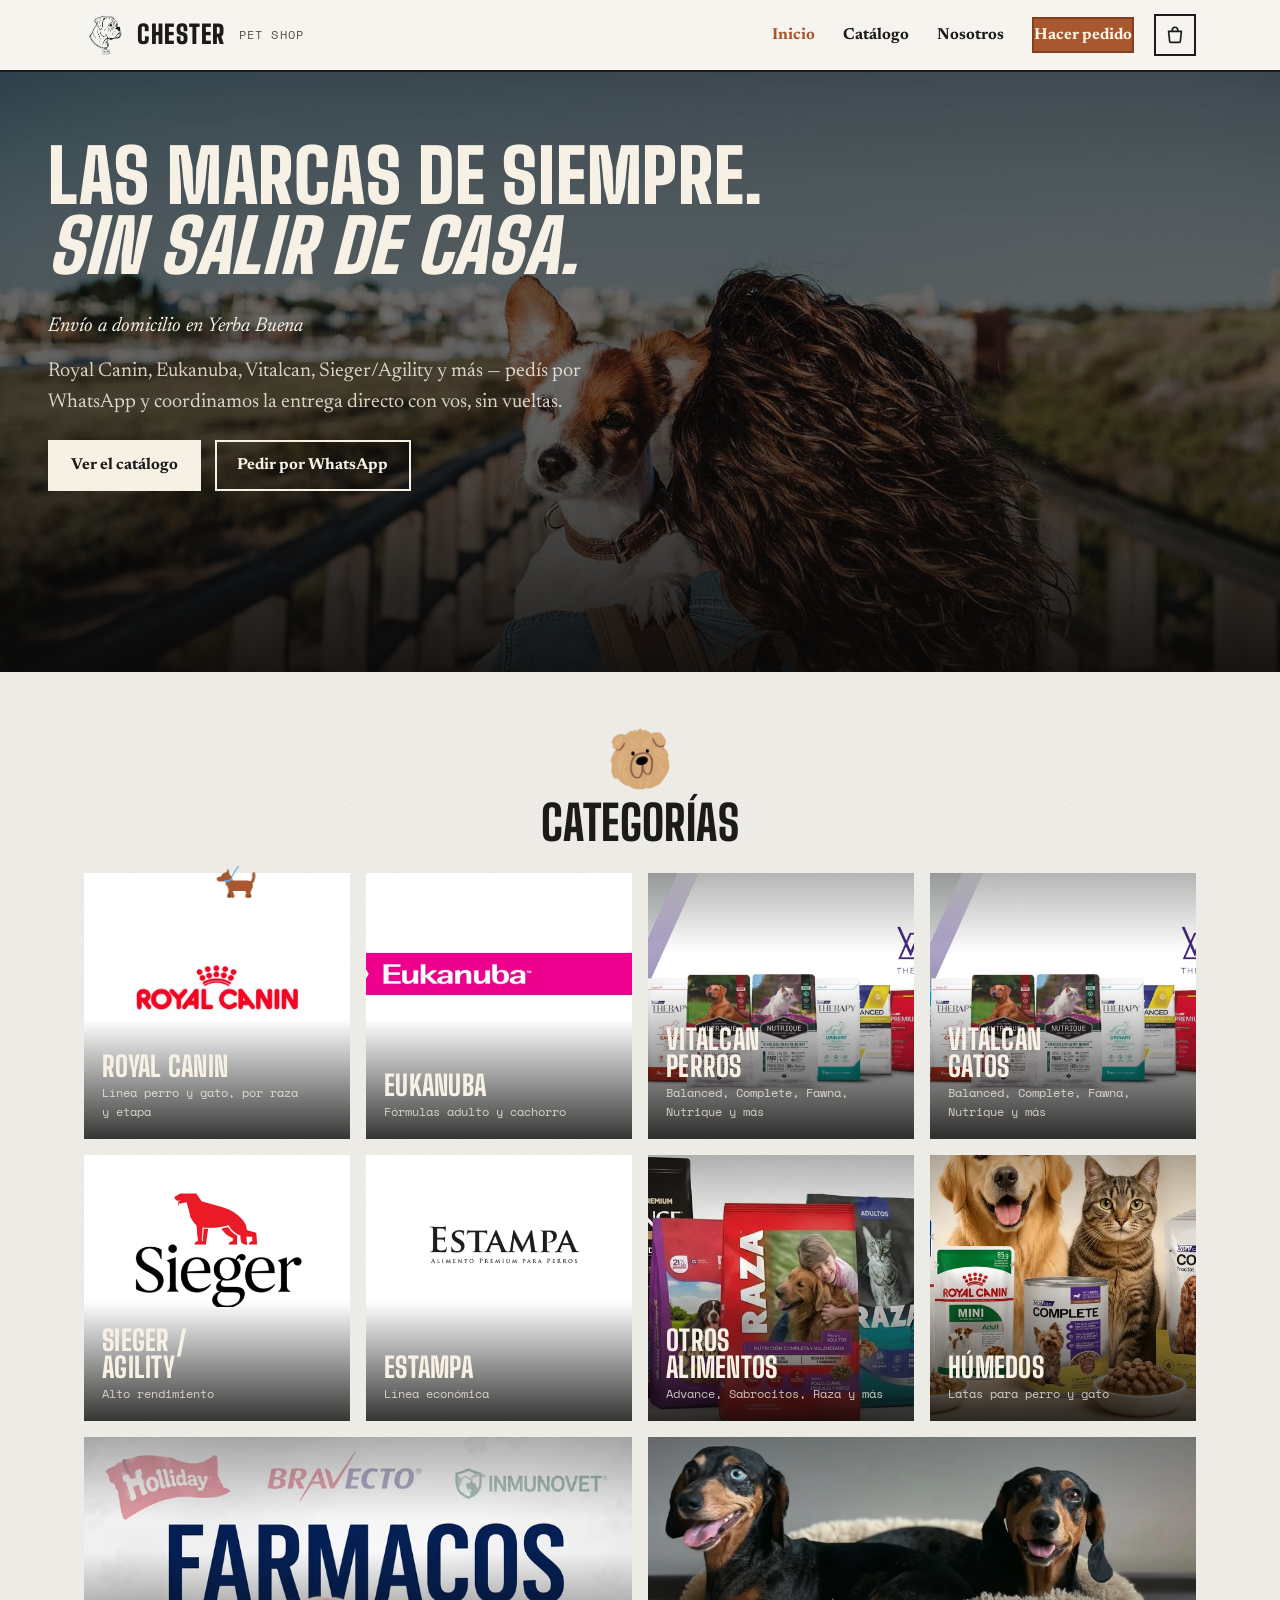
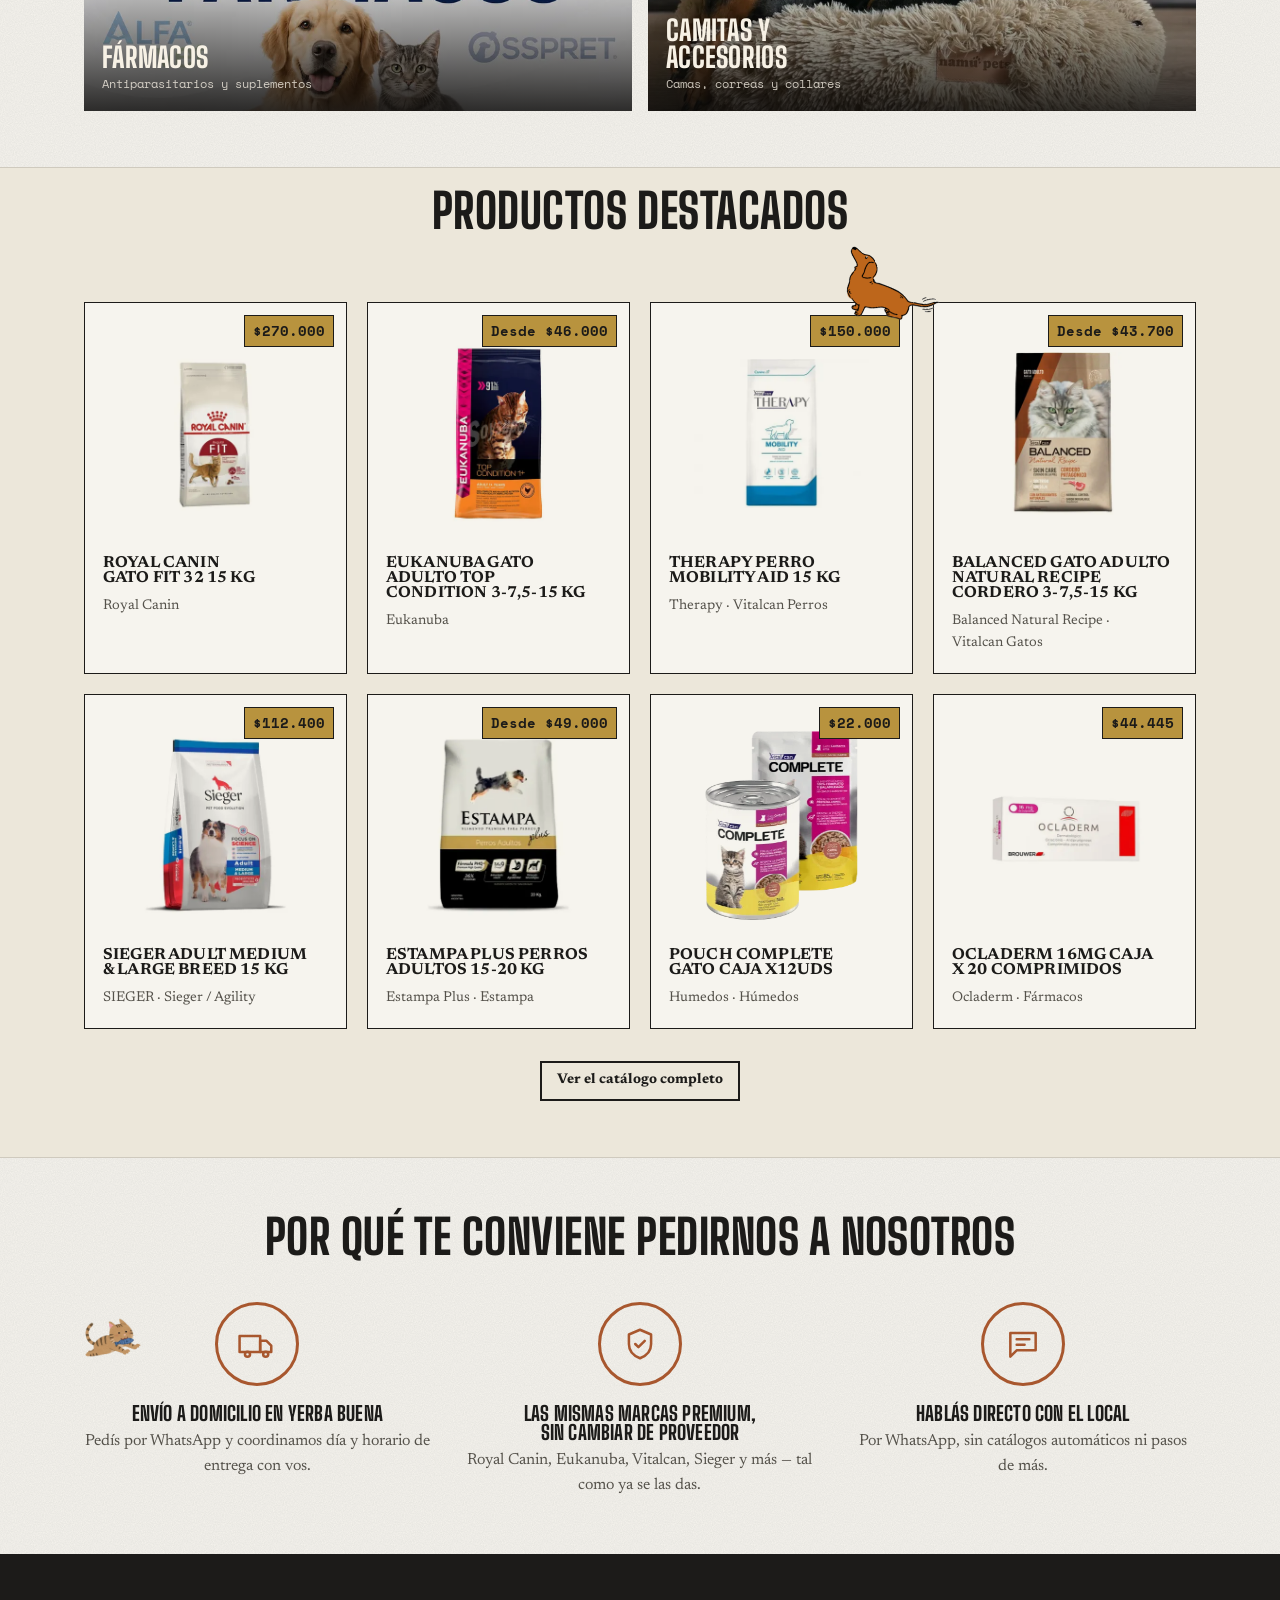
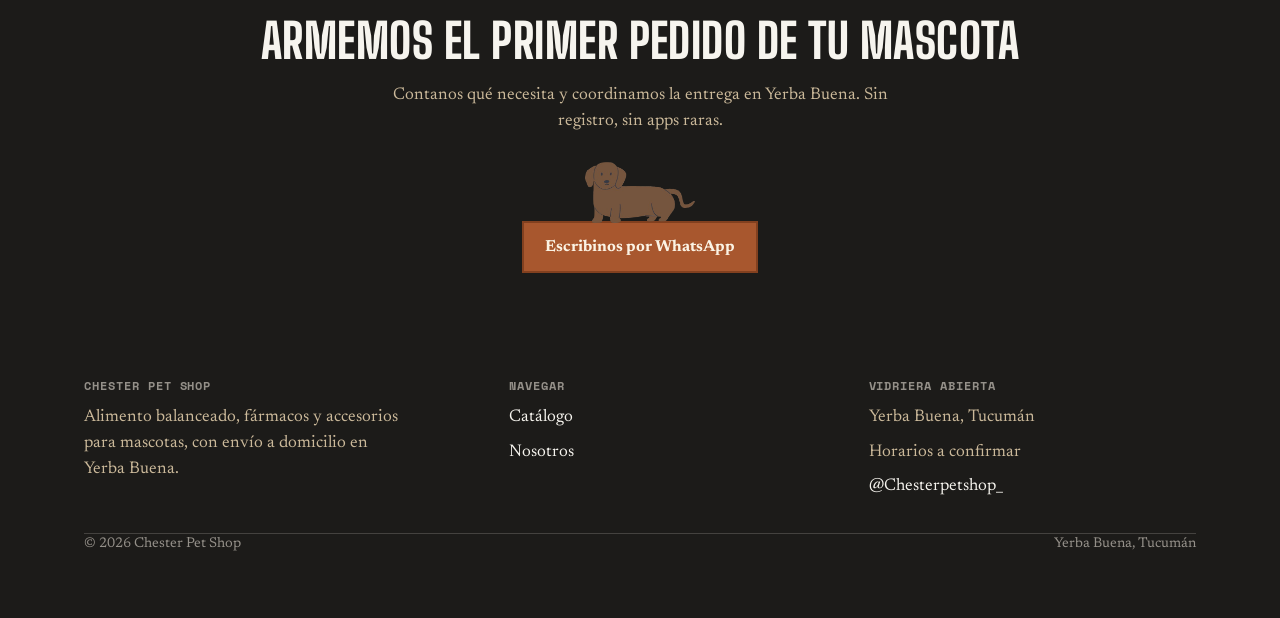
<file: index.html>
<!doctype html>
<html lang="es-AR">
<head>
<meta charset="UTF-8">
<meta name="viewport" content="width=device-width, initial-scale=1.0">
<title>Chester Pet Shop — alimento balanceado con envío en Yerba Buena</title>
<meta name="description" content="Chester Pet Shop: marcas premium de alimento balanceado, fármacos y accesorios para tu mascota, con envío a domicilio en Yerba Buena, Tucumán.">
<link rel="icon" type="image/png" sizes="32x32" href="assets/img/favicon-32.png">
<link rel="icon" type="image/png" sizes="64x64" href="assets/img/favicon-64.png">
<link rel="apple-touch-icon" href="assets/img/apple-touch-icon.png">
<meta property="og:type" content="website">
<meta property="og:site_name" content="Chester Pet Shop">
<meta property="og:locale" content="es_AR">
<meta property="og:title" content="Chester Pet Shop — alimento balanceado con envío en Yerba Buena">
<meta property="og:description" content="Chester Pet Shop: marcas premium de alimento balanceado, fármacos y accesorios para tu mascota, con envío a domicilio en Yerba Buena, Tucumán.">
<meta property="og:url" content="https://jmoreno714.github.io/chester-pet-shop/">
<meta property="og:image" content="https://jmoreno714.github.io/chester-pet-shop/assets/img/herobanner_viajar_con_mascotas.jpg">
<meta name="twitter:card" content="summary_large_image">
<script>
document.documentElement.classList.add('js');
// entrada escalonada del hero: solo la primera vez por visita (sessionStorage)
try { if (!sessionStorage.getItem('chester-hero')) { sessionStorage.setItem('chester-hero', '1'); document.documentElement.classList.add('hero-intro'); } } catch (e) {}
</script>
<link rel="preconnect" href="https://fonts.googleapis.com">
<link rel="preconnect" href="https://fonts.gstatic.com" crossorigin>
<link rel="stylesheet" href="https://fonts.googleapis.com/css2?family=Big+Shoulders+Display:wght@800;900&amp;family=Newsreader:ital,wght@0,400;0,600;1,400&amp;family=Space+Mono:wght@400;700&amp;display=swap">
<link rel="stylesheet" href="assets/css/style.css?v=202610071925">
</head>
<body>

<header class="site-header">
  <div class="wrap">
    <a class="logo" href="index.html">
      <img src="assets/img/logo-chester-mark.png" alt="Chester Pet Shop" width="159" height="167">
      Chester <span>PET SHOP</span>
    </a>
    <button class="nav-toggle" aria-label="Abrir menú" aria-expanded="false" aria-controls="main-nav">
      <span></span><span></span><span></span>
    </button>
    <nav class="main-nav" id="main-nav" aria-label="Navegación principal">
      <a href="index.html">Inicio</a>
      <a href="productos.html">Catálogo</a>
      <a href="nosotros.html">Nosotros</a>
      <a class="btn btn-primary" href="productos.html">Hacer pedido</a>
    </nav>
  </div>
</header>

<main>
  <!-- HERO -->
  <section class="hero">
    <div class="wrap hero-copy">
      <h1>Las marcas de siempre.<br><em>Sin salir de casa.</em></h1>
      <p class="hero-tagline">Envío a domicilio en Yerba Buena</p>
      <p class="lead">Royal Canin, Eukanuba, Vitalcan, Sieger/Agility y más — pedís por WhatsApp y coordinamos la entrega directo con vos, sin vueltas.</p>
      <div class="hero-actions">
        <a class="btn btn-primary" href="productos.html">Ver el catálogo</a>
        <a class="btn btn-ghost" href="productos.html" data-whatsapp>Pedir por WhatsApp</a>
      </div>
    </div>
  </section>

  <!-- GRILLA DE CATEGORÍAS -->
  <section class="section" id="categorias">
    <div class="wrap">
      <div class="section-head section-head-center">
        <div>
          <img class="cat-mascot" src="assets/img/perro-cabeza.png" alt="" aria-hidden="true">
          <h2>Categorías</h2>
        </div>
      </div>
      <div class="category-bleed">
        <a class="bleed-block bleed-logo bleed-royal" href="productos.html#royal-canin">
          <h3>Royal Canin</h3>
          <p>Línea perro y gato, por raza y etapa</p>
        </a>
        <a class="bleed-block bleed-logo bleed-eukanuba" href="productos.html#eukanuba">
          <h3>Eukanuba</h3>
          <p>Fórmulas adulto y cachorro</p>
        </a>
        <a class="bleed-block bleed-vitalcan-perros" href="productos.html#vitalcan-perros">
          <h3>Vitalcan<br>Perros</h3>
          <p>Balanced, Complete, Fawna, Nutrique y más</p>
        </a>
        <a class="bleed-block bleed-vitalcan-gatos" href="productos.html#vitalcan-gatos">
          <h3>Vitalcan<br>Gatos</h3>
          <p>Balanced, Complete, Fawna, Nutrique y más</p>
        </a>
        <a class="bleed-block bleed-logo bleed-sieger" href="productos.html#sieger-agility">
          <h3>Sieger /<br>Agility</h3>
          <p>Alto rendimiento</p>
        </a>
        <a class="bleed-block bleed-logo bleed-estampa" href="productos.html#estampa">
          <h3>Estampa</h3>
          <p>Línea económica</p>
        </a>
        <a class="bleed-block bleed-otros" href="productos.html#otros-alimentos">
          <h3>Otros<br>alimentos</h3>
          <p>Advance, Sabrocitos, Raza y más</p>
        </a>
        <a class="bleed-block bleed-humedos" href="productos.html#humedos">
          <h3>Húmedos</h3>
          <p>Latas para perro y gato</p>
        </a>
        <a class="bleed-block bleed-farmacos" href="productos.html#farmacos">
          <h3>Fármacos</h3>
          <p>Antiparasitarios y suplementos</p>
        </a>
        <a class="bleed-block bleed-camitas" href="productos.html#camitas">
          <h3>Camitas y<br>accesorios</h3>
          <p>Camas, correas y collares</p>
        </a>
      </div>
    </div>
  </section>

  <!-- PRODUCTOS DESTACADOS -->
  <section class="section section-alt section-top-tight">
    <div class="wrap" style="position:relative;">
      <div class="section-head section-head-center" style="transform:translateY(-40px);">
        <div>
          <h2>Productos destacados</h2>
        </div>
      </div>
      <img class="featured-mascot-inline" src="assets/img/perro-mirando.png" alt="" aria-hidden="true">
      <div class="shelf-grid" id="destacados-grid"><!-- destacados.js la reemplaza por productos reales -->
        <article class="product-card">
          <span class="price-tag">$·····</span>
          <div class="thumb">foto del producto<br>(a definir)</div>
          <h3>Royal Canin</h3>
          <p class="tag-line">Línea perro y gato, por raza y etapa</p>
        </article>
        <article class="product-card">
          <span class="price-tag">$·····</span>
          <div class="thumb">foto del producto<br>(a definir)</div>
          <h3>Eukanuba</h3>
          <p class="tag-line">Fórmulas adulto y cachorro</p>
        </article>
        <article class="product-card">
          <span class="price-tag">$·····</span>
          <div class="thumb">foto del producto<br>(a definir)</div>
          <h3>Húmedo Gato x lata</h3>
          <p class="tag-line">Carnes y pescado</p>
        </article>
        <article class="product-card">
          <span class="price-tag">$·····</span>
          <div class="thumb">foto del producto<br>(a definir)</div>
          <h3>Pack promo húmedos</h3>
          <p class="tag-line">Hasta 15% off por pack</p>
        </article>
        <article class="product-card">
          <span class="price-tag">$·····</span>
          <div class="thumb">foto del producto<br>(a definir)</div>
          <h3>Antiparasitario externo</h3>
          <p class="tag-line">Pipeta o collar</p>
        </article>
        <article class="product-card">
          <span class="price-tag">$·····</span>
          <div class="thumb">foto del producto<br>(a definir)</div>
          <h3>Suplemento articular</h3>
          <p class="tag-line">Para razas grandes o senior</p>
        </article>
        <article class="product-card">
          <span class="price-tag">$·····</span>
          <div class="thumb">foto del producto<br>(a definir)</div>
          <h3>Camita mediana</h3>
          <p class="tag-line">Lavable</p>
        </article>
        <article class="product-card">
          <span class="price-tag">$·····</span>
          <div class="thumb">foto del producto<br>(a definir)</div>
          <h3>Correa y collar</h3>
          <p class="tag-line">Varios talles</p>
        </article>
      </div>
      <div class="section-foot-center">
        <a class="btn btn-ghost btn-sm" href="productos.html">Ver el catálogo completo</a>
      </div>
    </div>
  </section>

  <!-- LIBRO DE RECLAMOS / PROMESAS -->
  <section class="section">
    <div class="wrap">
      <h2 class="promise-title">Por qué te conviene pedirnos a nosotros</h2>
      <div class="promise-grid">
        <div class="promise-card">
          <span class="promise-badge-wrap">
            <span class="promise-badge" aria-hidden="true">
              <svg viewBox="0 0 24 24" fill="none" stroke="currentColor" stroke-width="1.6" stroke-linecap="round" stroke-linejoin="round"><rect x="1" y="7" width="13" height="10"/><path d="M14 10h4l3 3v4h-7z"/><circle cx="6" cy="18.5" r="1.6"/><circle cx="17.5" cy="18.5" r="1.6"/></svg>
            </span>
          </span>
          <h3>Envío a domicilio en Yerba Buena</h3>
          <p>Pedís por WhatsApp y coordinamos día y horario de entrega con vos.</p>
        </div>
        <img class="promise-cat" src="assets/img/gato-promesas.png" alt="" aria-hidden="true">
        <div class="promise-card">
          <span class="promise-badge-wrap">
            <span class="promise-badge" aria-hidden="true">
              <svg viewBox="0 0 24 24" fill="none" stroke="currentColor" stroke-width="1.6" stroke-linecap="round" stroke-linejoin="round"><path d="M12 3l7 3v6c0 4.5-3 7.5-7 9-4-1.5-7-4.5-7-9V6l7-3z"/><path d="M9 12l2 2 4-4"/></svg>
            </span>
          </span>
          <h3>Las mismas marcas premium, sin cambiar de proveedor</h3>
          <p>Royal Canin, Eukanuba, Vitalcan, Sieger y más — tal como ya se las das.</p>
        </div>
        <div class="promise-card">
          <span class="promise-badge-wrap">
            <span class="promise-badge" aria-hidden="true">
              <svg viewBox="0 0 24 24" fill="none" stroke="currentColor" stroke-width="1.6" stroke-linecap="round" stroke-linejoin="round"><path d="M4 5h16v11H8l-4 4V5Z"/><path d="M8 9h8M8 12.5h5"/></svg>
            </span>
          </span>
          <h3>Hablás directo con el local</h3>
          <p>Por WhatsApp, sin catálogos automáticos ni pasos de más.</p>
        </div>
      </div>
    </div>
  </section>

  <!-- CTA FINAL -->
  <section class="section section-flush">
    <div class="cta-final" style="position:relative;">
      <h2>Armemos el primer pedido de tu mascota</h2>
      <p>Contanos qué necesita y coordinamos la entrega en Yerba Buena. Sin registro, sin apps raras.</p>
      <span class="cta-btn-wrap">
        <span class="cta-mascot" aria-hidden="true">
          <img class="cta-mascot-cola" src="assets/img/perro-cta-cola.png" alt="">
          <img src="assets/img/perro-cta-cuerpo.png" alt="">
          <img class="cta-mascot-parpadeo" src="assets/img/perro-cta-ojos-cerrados.png" alt="">
        </span>
        <a class="btn btn-primary" href="productos.html" data-whatsapp>Escribinos por WhatsApp</a>
      </span>
    </div>
  </section>
</main>

<footer class="site-footer">
  <div class="wrap">
    <div class="footer-grid">
      <div>
        <h4>Chester Pet Shop</h4>
        <p style="max-width:32ch;">Alimento balanceado, fármacos y accesorios para mascotas, con envío a domicilio en Yerba Buena.</p>
      </div>
      <div>
        <h4>Navegar</h4>
        <ul>
          <li><a href="productos.html">Catálogo</a></li>
          <li><a href="nosotros.html">Nosotros</a></li>
        </ul>
      </div>
      <div>
        <h4>Vidriera abierta</h4>
        <ul>
          <li>Yerba Buena, Tucumán</li>
          <li>Horarios a confirmar</li>
          <li><a href="https://instagram.com/Chesterpetshop_" target="_blank" rel="noopener">@Chesterpetshop_</a></li>
        </ul>
      </div>
    </div>
    <div class="fine-print wrap" style="padding:0;">
      <span>© <span id="year"></span> Chester Pet Shop</span>
      <span>Yerba Buena, Tucumán</span>
    </div>
  </div>
</footer>

<script>document.getElementById('year').textContent = new Date().getFullYear();</script>
<script src="assets/js/scroll-dog.js?v=202610071925" defer></script>
<script src="assets/js/main.js?v=202610071925"></script>
<script src="assets/js/cart.js?v=202610071925"></script>
<script src="assets/js/qty-elastic.js?v=202610071925"></script>
<script src="assets/js/promise-lean.js?v=202610071925"></script>
<script src="assets/js/promise-cat-follow.js?v=202610071925"></script>
<script src="assets/js/reveal.js?v=202610071925"></script>
<script src="assets/js/destacados.js?v=202610071925"></script>
</body>
</html>
</file>
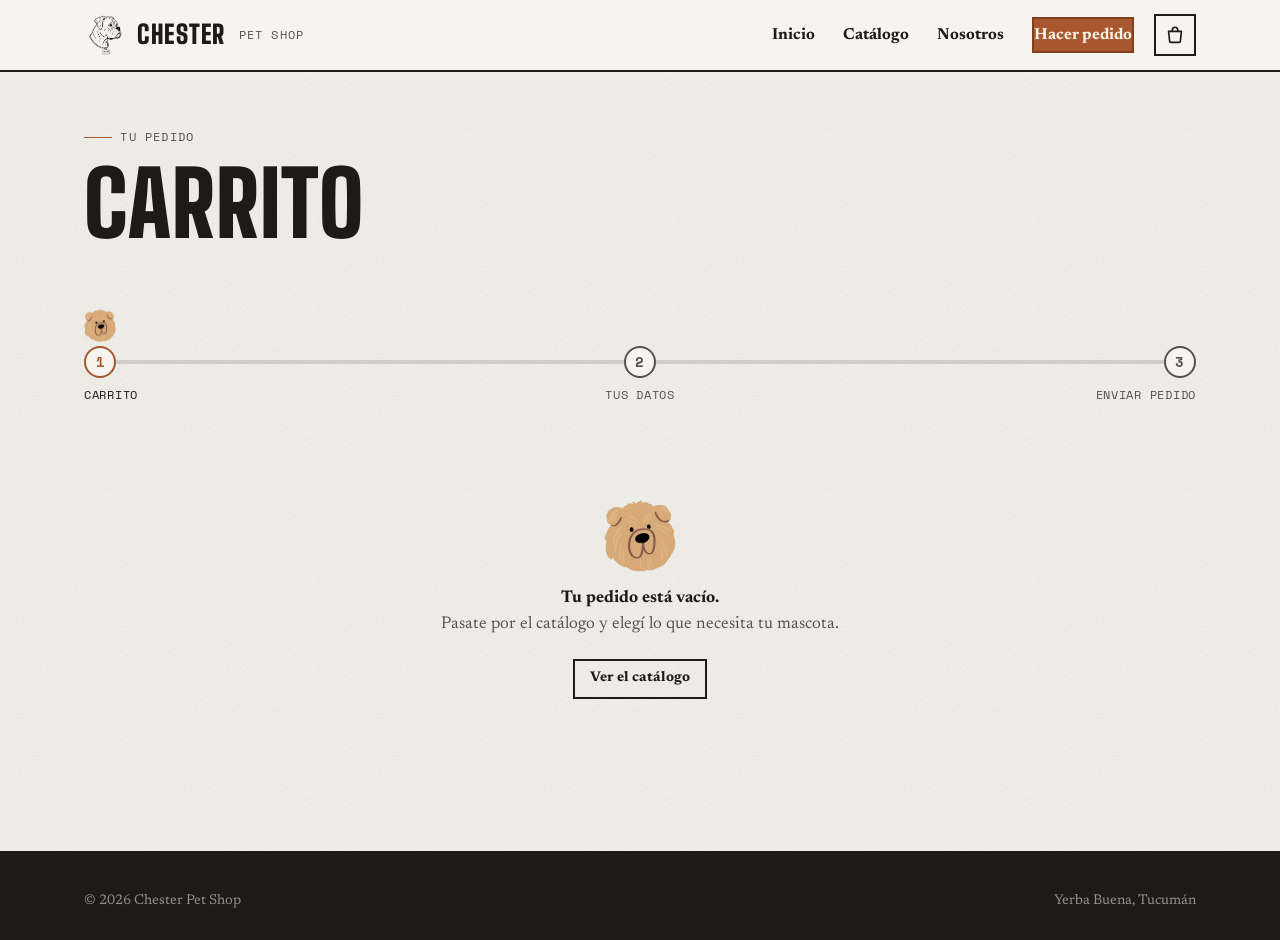
<file: carrito.html>
<!doctype html>
<html lang="es-AR">
<head>
<meta charset="UTF-8">
<meta name="viewport" content="width=device-width, initial-scale=1.0">
<title>Tu carrito — Chester Pet Shop</title>
<meta name="description" content="Revisá tu pedido y mandalo por WhatsApp — Chester Pet Shop, Yerba Buena, Tucumán.">
<link rel="icon" type="image/png" sizes="32x32" href="assets/img/favicon-32.png">
<link rel="icon" type="image/png" sizes="64x64" href="assets/img/favicon-64.png">
<link rel="apple-touch-icon" href="assets/img/apple-touch-icon.png">
<meta property="og:type" content="website">
<meta property="og:site_name" content="Chester Pet Shop">
<meta property="og:locale" content="es_AR">
<meta property="og:title" content="Tu carrito — Chester Pet Shop">
<meta property="og:description" content="Revisá tu pedido y mandalo por WhatsApp — Chester Pet Shop, Yerba Buena, Tucumán.">
<meta property="og:url" content="https://jmoreno714.github.io/chester-pet-shop/carrito.html">
<meta property="og:image" content="https://jmoreno714.github.io/chester-pet-shop/assets/img/herobanner_viajar_con_mascotas.jpg">
<meta name="twitter:card" content="summary_large_image">
<link rel="preconnect" href="https://fonts.googleapis.com">
<link rel="preconnect" href="https://fonts.gstatic.com" crossorigin>
<link rel="stylesheet" href="https://fonts.googleapis.com/css2?family=Big+Shoulders+Display:wght@800;900&amp;family=Newsreader:ital,wght@0,400;0,600;1,400&amp;family=Space+Mono:wght@400;700&amp;display=swap">
<link rel="stylesheet" href="assets/css/style.css?v=202610071925">
</head>
<body>

<header class="site-header">
  <div class="wrap">
    <a class="logo" href="index.html">
      <img src="assets/img/logo-chester-mark.png" alt="Chester Pet Shop" width="159" height="167">
      Chester <span>PET SHOP</span>
    </a>
    <button class="nav-toggle" aria-label="Abrir menú" aria-expanded="false" aria-controls="main-nav">
      <span></span><span></span><span></span>
    </button>
    <nav class="main-nav" id="main-nav" aria-label="Navegación principal">
      <a href="index.html">Inicio</a>
      <a href="productos.html">Catálogo</a>
      <a href="nosotros.html">Nosotros</a>
      <a class="btn btn-primary" href="productos.html">Hacer pedido</a>
    </nav>
  </div>
</header>

<main>
  <section class="page-hero wrap cart-hero">
    <div>
      <span class="eyebrow">Tu pedido</span>
      <h1>Carrito</h1>
    </div>
    <!-- arriba a la derecha, a la vista antes de la lista y del total (relacionados.js) -->
    <aside class="upsell" id="related" hidden aria-labelledby="upsell-title">
      <h2 class="upsell-title" id="upsell-title">Completá tu pedido</h2>
      <ul class="upsell-list" id="related-grid"></ul>
    </aside>
  </section>

  <div class="wrap">
    <div class="checkout-steps" style="--fill:0">
      <div class="checkout-track" aria-hidden="true">
        <div class="checkout-fill"></div>
        <div class="checkout-dog-rail"><img class="checkout-dog perro-bob" src="assets/img/perro-cabeza.png" alt=""></div>
      </div>
      <ol class="checkout-list" aria-label="Pasos del pedido">
        <li class="is-current" aria-current="step"><span class="checkout-dot">1</span><span class="checkout-label">Carrito</span></li>
        <li><span class="checkout-dot">2</span><span class="checkout-label">Tus datos</span></li>
        <li><span class="checkout-dot">3</span><span class="checkout-label">Enviar pedido</span></li>
      </ol>
    </div>
  </div>

  <section class="section" style="padding-top:0;">
    <div class="wrap cart-page" id="cart-page"></div>
  </section>

</main>

<footer class="site-footer">
  <div class="wrap">
    <div class="fine-print" style="padding:0;border:0;margin:0;">
      <span>© <span id="year"></span> Chester Pet Shop</span>
      <span>Yerba Buena, Tucumán</span>
    </div>
  </div>
</footer>

<script>document.getElementById('year').textContent = new Date().getFullYear();</script>
<script src="assets/js/main.js?v=202610071925"></script>
<script src="assets/js/cart.js?v=202610071925"></script>
<script src="assets/js/qty-elastic.js?v=202610071925"></script>
<script src="assets/js/relacionados.js?v=202610071925"></script>
</body>
</html>
</file>
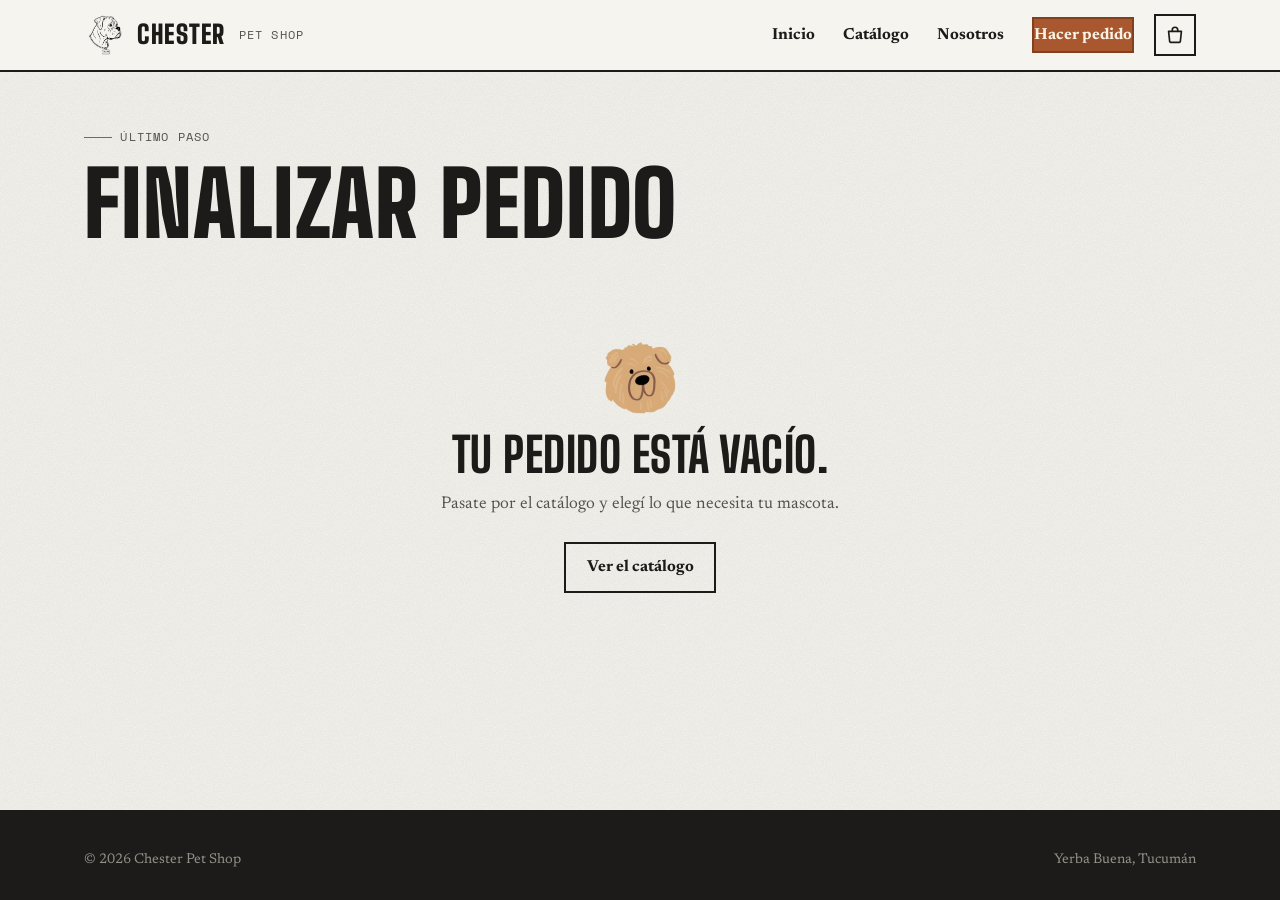
<file: finalizar.html>
<!doctype html>
<html lang="es-AR">
<head>
<meta charset="UTF-8">
<meta name="viewport" content="width=device-width, initial-scale=1.0">
<title>Finalizar pedido — Chester Pet Shop</title>
<meta name="description" content="Completá tus datos y mandá tu pedido por WhatsApp — Chester Pet Shop, Yerba Buena, Tucumán.">
<link rel="icon" type="image/png" sizes="32x32" href="assets/img/favicon-32.png">
<link rel="icon" type="image/png" sizes="64x64" href="assets/img/favicon-64.png">
<link rel="apple-touch-icon" href="assets/img/apple-touch-icon.png">
<meta property="og:type" content="website">
<meta property="og:site_name" content="Chester Pet Shop">
<meta property="og:locale" content="es_AR">
<meta property="og:title" content="Finalizar pedido — Chester Pet Shop">
<meta property="og:description" content="Completá tus datos y mandá tu pedido por WhatsApp — Chester Pet Shop, Yerba Buena, Tucumán.">
<meta property="og:url" content="https://jmoreno714.github.io/chester-pet-shop/finalizar.html">
<meta property="og:image" content="https://jmoreno714.github.io/chester-pet-shop/assets/img/herobanner_viajar_con_mascotas.jpg">
<meta name="twitter:card" content="summary_large_image">
<link rel="preconnect" href="https://fonts.googleapis.com">
<link rel="preconnect" href="https://fonts.gstatic.com" crossorigin>
<link rel="stylesheet" href="https://fonts.googleapis.com/css2?family=Big+Shoulders+Display:wght@800;900&amp;family=Newsreader:ital,wght@0,400;0,600;1,400&amp;family=Space+Mono:wght@400;700&amp;display=swap">
<link rel="stylesheet" href="assets/css/style.css?v=202610071925">
</head>
<body>

<header class="site-header">
  <div class="wrap">
    <a class="logo" href="index.html">
      <img src="assets/img/logo-chester-mark.png" alt="Chester Pet Shop" width="159" height="167">
      Chester <span>PET SHOP</span>
    </a>
    <button class="nav-toggle" aria-label="Abrir menú" aria-expanded="false" aria-controls="main-nav">
      <span></span><span></span><span></span>
    </button>
    <nav class="main-nav" id="main-nav" aria-label="Navegación principal">
      <a href="index.html">Inicio</a>
      <a href="productos.html">Catálogo</a>
      <a href="nosotros.html">Nosotros</a>
      <a class="btn btn-primary" href="productos.html">Hacer pedido</a>
    </nav>
  </div>
</header>

<main>
  <section class="page-hero wrap">
    <span class="eyebrow">Último paso</span>
    <h1>Finalizar pedido</h1>
  </section>

  <div class="wrap">
    <div class="checkout-steps" id="checkout-steps" style="--fill:0">
      <div class="checkout-track" aria-hidden="true">
        <div class="checkout-fill"></div>
        <div class="checkout-dog-rail"><img class="checkout-dog perro-bob" src="assets/img/perro-cabeza.png" alt=""></div>
      </div>
      <ol class="checkout-list" aria-label="Pasos del pedido">
        <li class="is-done"><span class="checkout-dot">1</span><span class="checkout-label">Carrito</span></li>
        <li class="is-current" aria-current="step"><span class="checkout-dot">2</span><span class="checkout-label">Tus datos</span></li>
        <li><span class="checkout-dot">3</span><span class="checkout-label">Enviar pedido</span></li>
      </ol>
    </div>
  </div>

  <section class="section" style="padding-top:0;">
    <div class="wrap checkout-page" id="checkout-page">
      <form class="checkout-form" id="checkout-form" novalidate>
        <fieldset class="checkout-block">
          <legend>¿Quién recibe el pedido?</legend>
          <label class="cart-field">
            <span>Nombre y apellido *</span>
            <input type="text" name="nombre" required autocomplete="name">
          </label>
          <label class="cart-field">
            <span>Teléfono / WhatsApp *</span>
            <input type="tel" name="telefono" required autocomplete="tel" inputmode="tel" placeholder="Ej: 381 555 1234">
          </label>
        </fieldset>

        <fieldset class="checkout-block">
          <legend>Sobre tu mascota</legend>
          <label class="cart-field">
            <span>Nombre de tu/s mascota/s <em>(opcional)</em></span>
            <input type="text" name="mascotas" placeholder="Ej: Chester y Luna">
          </label>
          <label class="cart-field">
            <span>¿Cuánto te dura una bolsa de alimento? <em>(opcional)</em></span>
            <input type="text" name="duracion" placeholder="Ej: un mes y medio">
          </label>
        </fieldset>

        <fieldset class="checkout-block">
          <legend>¿Cómo lo recibís?</legend>
          <div class="checkout-options">
            <label class="checkout-option">
              <input type="radio" name="entrega" value="Envío a domicilio" checked>
              <span>Envío a domicilio<small>En Yerba Buena</small></span>
            </label>
            <label class="checkout-option">
              <input type="radio" name="entrega" value="Retiro en el local">
              <span>Retiro en el local<small>Te avisamos cuando está listo</small></span>
            </label>
          </div>
          <div class="checkout-envio">
            <div class="checkout-envio-inner">
              <p class="checkout-free">
                <svg viewBox="0 0 24 24" fill="none" stroke="currentColor" stroke-width="1.8" stroke-linecap="round" stroke-linejoin="round" aria-hidden="true"><rect x="1" y="7" width="13" height="10"/><path d="M14 10h4l3 3v4h-7z"/><circle cx="6" cy="18.5" r="1.6"/><circle cx="17.5" cy="18.5" r="1.6"/></svg>
                El envío a domicilio es gratis.
              </p>
              <label class="cart-field">
                <span>Dirección *</span>
                <input type="text" name="direccion" required autocomplete="street-address" placeholder="Calle y número">
              </label>
              <label class="cart-field">
                <span>Barrio *</span>
                <input type="text" name="barrio" required>
              </label>
              <label class="cart-field">
                <span>Referencias <em>(opcional)</em></span>
                <input type="text" name="referencias" placeholder="Piso, depto, timbre, entre calles…">
              </label>
            </div>
          </div>
        </fieldset>

        <fieldset class="checkout-block">
          <legend>¿Cómo pagás? *</legend>
          <div class="checkout-options checkout-options--3">
            <label class="checkout-option">
              <input type="radio" name="pago" value="Efectivo" data-descuento required>
              <span>Efectivo<small class="checkout-off">10% de descuento</small></span>
            </label>
            <label class="checkout-option">
              <input type="radio" name="pago" value="Transferencia" data-descuento>
              <span>Transferencia<small class="checkout-off">10% de descuento</small></span>
            </label>
            <label class="checkout-option">
              <input type="radio" name="pago" value="Tarjeta de débito/crédito">
              <span>Tarjeta de débito/crédito</span>
            </label>
          </div>
          <p class="checkout-hint">No se cobra nada acá: el pago lo coordinamos por WhatsApp.</p>
        </fieldset>

        <fieldset class="checkout-block">
          <legend>¿Algo más?</legend>
          <label class="cart-field">
            <span>Comentarios <em>(opcional)</em></span>
            <textarea name="comentarios" rows="3" placeholder="Algo que tengamos que saber del pedido o de la entrega"></textarea>
          </label>
        </fieldset>

        <p class="checkout-error" id="checkout-error" hidden><svg viewBox="0 0 24 24" fill="none" stroke="currentColor" stroke-width="2" stroke-linecap="round" stroke-linejoin="round" aria-hidden="true"><circle cx="12" cy="12" r="10"/><path d="M12 7v6"/><path d="M12 17h.01"/></svg>Faltan completar algunos datos marcados con *.</p>
        <button type="submit" class="btn btn-primary checkout-submit">
          <svg viewBox="0 0 24 24" fill="currentColor" aria-hidden="true"><path d="M12 2a10 10 0 0 0-8.6 15.1L2 22l5-1.3A10 10 0 1 0 12 2Zm0 18.2a8.2 8.2 0 0 1-4.2-1.2l-.3-.2-3 .8.8-2.9-.2-.3A8.2 8.2 0 1 1 12 20.2Zm4.5-6.1c-.2-.1-1.5-.7-1.7-.8-.2-.1-.4-.1-.6.1l-.8 1c-.1.2-.3.2-.5.1a6.7 6.7 0 0 1-3.3-2.9c-.2-.4.2-.4.7-1.3.1-.2 0-.3 0-.4l-.8-1.8c-.2-.5-.4-.4-.6-.4h-.5a1 1 0 0 0-.7.3 3 3 0 0 0-.9 2.2 5.2 5.2 0 0 0 1.1 2.7 11.9 11.9 0 0 0 4.6 4c1.7.7 2.3.8 3.2.6.5-.1 1.5-.6 1.7-1.2.2-.6.2-1.1.2-1.2-.1-.1-.3-.2-.5-.3Z"/></svg>
          Enviar pedido por WhatsApp
        </button>
      </form>

      <aside class="cart-summary checkout-summary">
        <h2>Tu pedido</h2>
        <ul class="checkout-items" id="checkout-items"></ul>
        <div class="cart-total"><span>Total</span><strong class="cart-total-num" id="checkout-total"></strong></div>
        <p class="cart-total-note" id="checkout-note" hidden>+ productos con precio a confirmar</p>
        <a class="checkout-edit" href="carrito.html">Editar carrito</a>
      </aside>
    </div>

    <div class="wrap checkout-message" id="checkout-done" hidden>
      <span class="done-dog" aria-hidden="true">
        <img class="done-dog-cola" src="assets/img/perro-cta-cola.png" alt="">
        <img src="assets/img/perro-cta-cuerpo.png" alt="">
      </span>
      <h2>¡Listo! Te abrimos WhatsApp con tu pedido.</h2>
      <p>Mandá el mensaje y te respondemos para coordinar el pago y la entrega.</p>
      <div class="checkout-message-actions">
        <a class="btn btn-ghost" id="checkout-retry" target="_blank" rel="noopener">¿No se abrió? Abrir WhatsApp</a>
        <button type="button" class="btn btn-primary" id="checkout-new">Hacer otro pedido</button>
      </div>
    </div>

    <div class="wrap checkout-message" id="checkout-empty" hidden>
      <img class="perro-bob" src="assets/img/perro-cabeza.png" alt="" width="72" height="72">
      <h2>Tu pedido está vacío.</h2>
      <p>Pasate por el catálogo y elegí lo que necesita tu mascota.</p>
      <div class="checkout-message-actions">
        <a class="btn btn-ghost" href="productos.html">Ver el catálogo</a>
      </div>
    </div>
  </section>
</main>

<footer class="site-footer">
  <div class="wrap">
    <div class="fine-print" style="padding:0;border:0;margin:0;">
      <span>© <span id="year"></span> Chester Pet Shop</span>
      <span>Yerba Buena, Tucumán</span>
    </div>
  </div>
</footer>

<script>document.getElementById('year').textContent = new Date().getFullYear();</script>
<script src="assets/js/main.js?v=202610071925"></script>
<script src="assets/js/cart.js?v=202610071925"></script>
<script src="assets/js/qty-elastic.js?v=202610071925"></script>
<script src="assets/js/finalizar.js?v=202610071925"></script>
</body>
</html>
</file>
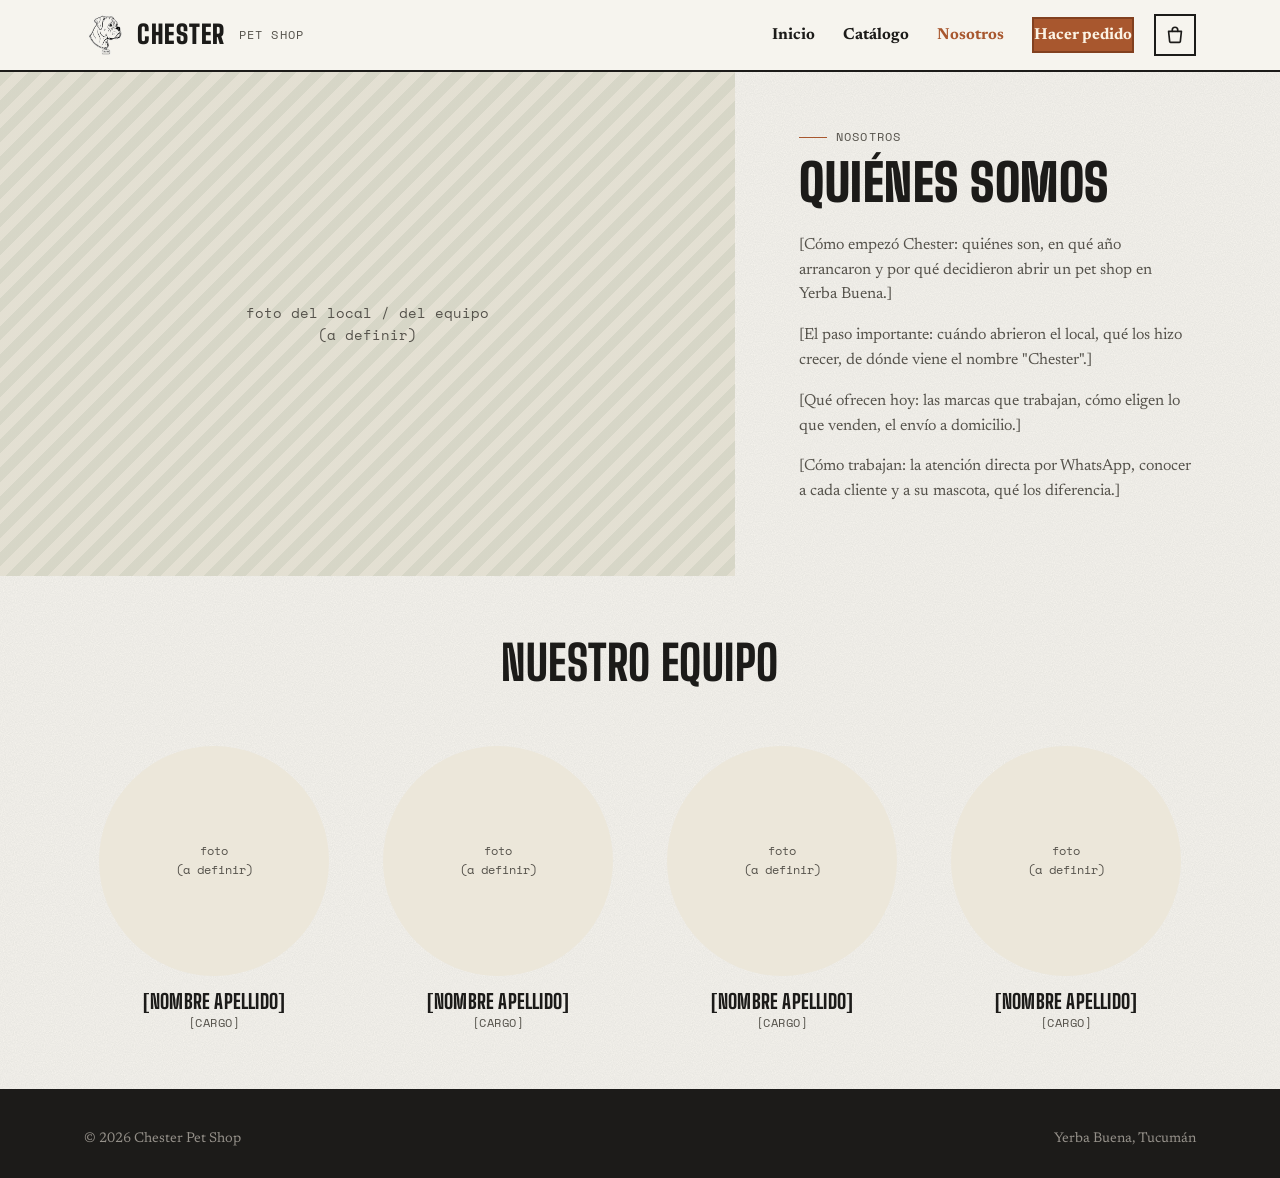
<file: nosotros.html>
<!doctype html>
<html lang="es-AR">
<head>
<meta charset="UTF-8">
<meta name="viewport" content="width=device-width, initial-scale=1.0">
<title>Nosotros — Chester Pet Shop</title>
<meta name="description" content="La historia y la forma de trabajar de Chester Pet Shop, pet shop en Yerba Buena, Tucumán.">
<link rel="icon" type="image/png" sizes="32x32" href="assets/img/favicon-32.png">
<link rel="icon" type="image/png" sizes="64x64" href="assets/img/favicon-64.png">
<link rel="apple-touch-icon" href="assets/img/apple-touch-icon.png">
<meta property="og:type" content="website">
<meta property="og:site_name" content="Chester Pet Shop">
<meta property="og:locale" content="es_AR">
<meta property="og:title" content="Nosotros — Chester Pet Shop">
<meta property="og:description" content="La historia y la forma de trabajar de Chester Pet Shop, pet shop en Yerba Buena, Tucumán.">
<meta property="og:url" content="https://jmoreno714.github.io/chester-pet-shop/nosotros.html">
<meta property="og:image" content="https://jmoreno714.github.io/chester-pet-shop/assets/img/herobanner_viajar_con_mascotas.jpg">
<meta name="twitter:card" content="summary_large_image">
<script>document.documentElement.classList.add('js')</script>
<link rel="preconnect" href="https://fonts.googleapis.com">
<link rel="preconnect" href="https://fonts.gstatic.com" crossorigin>
<link rel="stylesheet" href="https://fonts.googleapis.com/css2?family=Big+Shoulders+Display:wght@800;900&amp;family=Newsreader:ital,wght@0,400;0,600;1,400&amp;family=Space+Mono:wght@400;700&amp;display=swap">
<link rel="stylesheet" href="assets/css/style.css?v=202610071925">
</head>
<body>

<header class="site-header">
  <div class="wrap">
    <a class="logo" href="index.html">
      <img src="assets/img/logo-chester-mark.png" alt="Chester Pet Shop" width="159" height="167">
      Chester <span>PET SHOP</span>
    </a>
    <button class="nav-toggle" aria-label="Abrir menú" aria-expanded="false" aria-controls="main-nav">
      <span></span><span></span><span></span>
    </button>
    <nav class="main-nav" id="main-nav" aria-label="Navegación principal">
      <a href="index.html">Inicio</a>
      <a href="productos.html">Catálogo</a>
      <a href="nosotros.html">Nosotros</a>
      <a class="btn btn-primary" href="productos.html">Hacer pedido</a>
    </nav>
  </div>
</header>

<main>
  <!-- QUIÉNES SOMOS: foto a sangre a la izquierda, texto a la derecha -->
  <section class="about-split">
    <div class="about-photo reveal">
      <!-- reemplazar el span por: <img src="assets/img/equipo.jpg" alt="El equipo de Chester en el local"> -->
      <span class="about-ph">foto del local / del equipo<br>(a definir)</span>
    </div>
    <div class="about-text">
      <span class="eyebrow">Nosotros</span>
      <h1>Quiénes somos</h1>
      <p>[Cómo empezó Chester: quiénes son, en qué año arrancaron y por qué decidieron abrir un pet shop en Yerba Buena.]</p>
      <p>[El paso importante: cuándo abrieron el local, qué los hizo crecer, de dónde viene el nombre "Chester".]</p>
      <p>[Qué ofrecen hoy: las marcas que trabajan, cómo eligen lo que venden, el envío a domicilio.]</p>
      <p>[Cómo trabajan: la atención directa por WhatsApp, conocer a cada cliente y a su mascota, qué los diferencia.]</p>
    </div>
  </section>

  <!-- NUESTRO EQUIPO: foto recortada (PNG sin fondo) sobre un círculo -->
  <section class="section">
    <div class="wrap">
      <h2 class="team-title">Nuestro equipo</h2>
      <div class="team-grid">
        <article class="team-member">
          <div class="team-photo">
            <!-- reemplazar el span por: <img src="assets/img/equipo-nombre.png" alt=""> -->
            <div class="team-clip"><span class="team-ph">foto<br>(a definir)</span></div>
          </div>
          <h3>[Nombre Apellido]</h3>
          <p>[Cargo]</p>
        </article>
        <article class="team-member">
          <div class="team-photo">
            <div class="team-clip"><span class="team-ph">foto<br>(a definir)</span></div>
          </div>
          <h3>[Nombre Apellido]</h3>
          <p>[Cargo]</p>
        </article>
        <article class="team-member">
          <div class="team-photo">
            <div class="team-clip"><span class="team-ph">foto<br>(a definir)</span></div>
          </div>
          <h3>[Nombre Apellido]</h3>
          <p>[Cargo]</p>
        </article>
        <article class="team-member">
          <div class="team-photo">
            <div class="team-clip"><span class="team-ph">foto<br>(a definir)</span></div>
          </div>
          <h3>[Nombre Apellido]</h3>
          <p>[Cargo]</p>
        </article>
      </div>
    </div>
  </section>
</main>

<footer class="site-footer">
  <div class="wrap">
    <div class="fine-print" style="padding:0;border:0;margin:0;">
      <span>© <span id="year"></span> Chester Pet Shop</span>
      <span>Yerba Buena, Tucumán</span>
    </div>
  </div>
</footer>

<script>document.getElementById('year').textContent = new Date().getFullYear();</script>
<script src="assets/js/main.js?v=202610071925"></script>
<script src="assets/js/cart.js?v=202610071925"></script>
<script src="assets/js/qty-elastic.js?v=202610071925"></script>
<script src="assets/js/reveal.js?v=202610071925"></script>
</body>
</html>
</file>
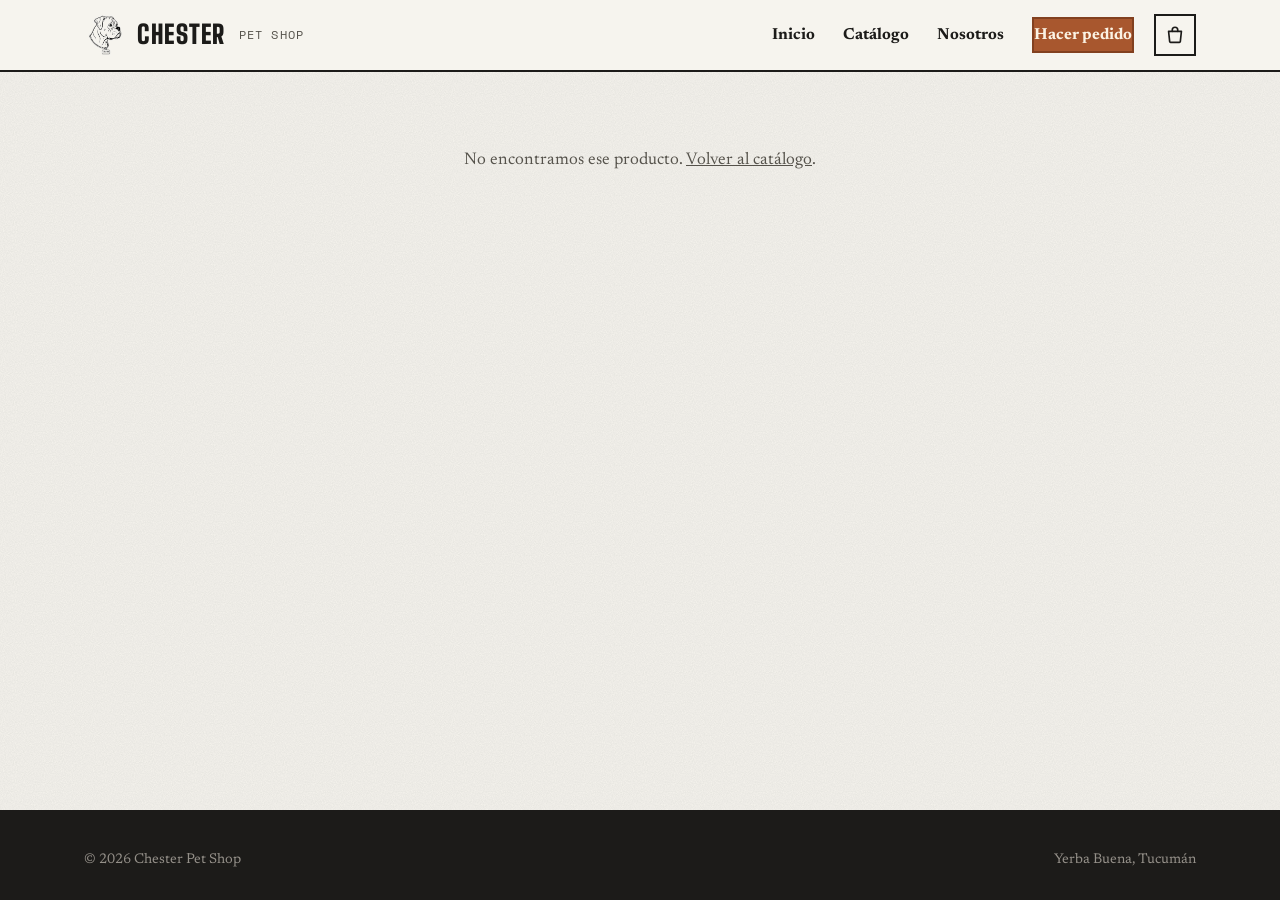
<file: producto.html>
<!doctype html>
<html lang="es-AR">
<head>
<meta charset="UTF-8">
<meta name="viewport" content="width=device-width, initial-scale=1.0">
<title>Producto — Chester Pet Shop</title>
<meta name="description" content="Ficha de producto — Chester Pet Shop, Yerba Buena, Tucumán.">
<link rel="icon" type="image/png" sizes="32x32" href="assets/img/favicon-32.png">
<link rel="icon" type="image/png" sizes="64x64" href="assets/img/favicon-64.png">
<link rel="apple-touch-icon" href="assets/img/apple-touch-icon.png">
<meta property="og:type" content="website">
<meta property="og:site_name" content="Chester Pet Shop">
<meta property="og:locale" content="es_AR">
<meta property="og:title" content="Producto — Chester Pet Shop">
<meta property="og:description" content="Ficha de producto — Chester Pet Shop, Yerba Buena, Tucumán.">
<meta property="og:url" content="https://jmoreno714.github.io/chester-pet-shop/producto.html">
<meta property="og:image" content="https://jmoreno714.github.io/chester-pet-shop/assets/img/herobanner_viajar_con_mascotas.jpg">
<meta name="twitter:card" content="summary_large_image">
<link rel="preconnect" href="https://fonts.googleapis.com">
<link rel="preconnect" href="https://fonts.gstatic.com" crossorigin>
<link rel="stylesheet" href="https://fonts.googleapis.com/css2?family=Big+Shoulders+Display:wght@800;900&amp;family=Newsreader:ital,wght@0,400;0,600;1,400&amp;family=Space+Mono:wght@400;700&amp;display=swap">
<link rel="stylesheet" href="assets/css/style.css?v=202610071925">
</head>
<body>

<header class="site-header">
  <div class="wrap">
    <a class="logo" href="index.html">
      <img src="assets/img/logo-chester-mark.png" alt="Chester Pet Shop" width="159" height="167">
      Chester <span>PET SHOP</span>
    </a>
    <button class="nav-toggle" aria-label="Abrir menú" aria-expanded="false" aria-controls="main-nav">
      <span></span><span></span><span></span>
    </button>
    <nav class="main-nav" id="main-nav" aria-label="Navegación principal">
      <a href="index.html">Inicio</a>
      <a href="productos.html">Catálogo</a>
      <a href="nosotros.html">Nosotros</a>
      <a class="btn btn-primary" href="productos.html">Hacer pedido</a>
    </nav>
  </div>
</header>

<main>
  <section class="section product-detail-section">
    <div class="wrap" id="product-detail">
      <nav class="breadcrumb" aria-label="Migas de pan">
        <a href="index.html">Inicio</a>
        <span>//</span>
        <a href="productos.html">Catálogo</a>
        <span>//</span>
        <a id="pd-breadcrumb-cat" href="productos.html"></a>
        <span>//</span>
        <span id="pd-breadcrumb-nombre"></span>
      </nav>

      <div class="product-detail">
        <div class="product-gallery">
          <div class="product-gallery-main" id="pd-galeria">foto del producto<br>(a definir)</div>
        </div>

        <div class="product-info">
          <p class="product-brand" id="pd-marca"></p>
          <h1 id="pd-titulo"></h1>
          <p class="product-price" id="pd-precio"></p>
          <!-- pesos y cantidad comparten eje: el −/+ se centra bajo los pesos -->
          <div class="product-buy">
            <div class="product-variants" id="pd-variants"></div>

            <div class="qty-elastic" id="pd-qty-elastic" role="group" aria-label="Cantidad">
              <span class="qty-elastic-sign" data-dir="-1" role="button" tabindex="0" aria-label="Restar">−</span>
              <span class="qty-elastic-track">
                <span class="qty-elastic-knob" id="pd-qty">1</span>
              </span>
              <span class="qty-elastic-sign" data-dir="1" role="button" tabindex="0" aria-label="Sumar">+</span>
            </div>

          </div>

          <!-- el perro (Lottie) se sienta al lado del botón y salta al agregar (ficha.js) -->
          <div class="pd-cta">
            <button type="button" class="btn btn-primary btn-add-cart" id="pd-add-cart">Añadir al carrito</button>
            <div class="pd-dog" aria-hidden="true"></div>
          </div>
          <!-- comprar ahora: suma el producto al carrito y va directo a "Tus datos" (producto.js) -->
          <button type="button" class="btn btn-ghost pd-buy-now" id="pd-buy-now">
            Comprar ahora
            <svg viewBox="0 0 24 24" fill="none" stroke="currentColor" stroke-width="1.8" stroke-linecap="round" stroke-linejoin="round" aria-hidden="true"><path d="M5 12h14M13 6l6 6-6 6"/></svg>
          </button>

          <!-- 2 relacionados chicos, estilo "Completá tu pedido" del carrito (ficha.js) -->
          <aside class="upsell pd-upsell" id="pd-related" hidden aria-labelledby="pd-related-title">
            <h2 class="upsell-title" id="pd-related-title">También te puede servir</h2>
            <ul class="upsell-list" id="pd-related-grid"></ul>
          </aside>

        </div>

        <!-- en compu va debajo de la foto; en celular, al final -->
        <ul class="pd-perks">
          <li>
            <span class="pd-perk-icon" aria-hidden="true"><svg viewBox="0 0 24 24" fill="none" stroke="currentColor" stroke-width="1.6" stroke-linecap="round" stroke-linejoin="round"><rect x="1" y="7" width="13" height="10"/><path d="M14 10h4l3 3v4h-7z"/><circle cx="6" cy="18.5" r="1.6"/><circle cx="17.5" cy="18.5" r="1.6"/></svg></span>
            <span><strong>Envío gratis</strong> a domicilio</span>
          </li>
          <li>
            <span class="pd-perk-icon" aria-hidden="true"><svg viewBox="0 0 24 24" fill="none" stroke="currentColor" stroke-width="1.6" stroke-linecap="round" stroke-linejoin="round"><path d="M3 10l1.5-5h15L21 10"/><path d="M4 10v10h16V10"/><path d="M3 10h18"/><path d="M10 20v-5h4v5"/></svg></span>
            <span><strong>Retiro en el local</strong>, Yerba Buena</span>
          </li>
          <li>
            <span class="pd-perk-icon" aria-hidden="true"><svg viewBox="0 0 24 24" fill="none" stroke="currentColor" stroke-width="1.6" stroke-linecap="round" stroke-linejoin="round"><rect x="2" y="6" width="20" height="12" rx="1"/><circle cx="12" cy="12" r="2.6"/><path d="M6 9.5v5M18 9.5v5"/></svg></span>
            <span><strong>10% off</strong> en efectivo o transferencia</span>
          </li>
          <li>
            <span class="pd-perk-icon" aria-hidden="true"><svg viewBox="0 0 24 24" fill="none" stroke="currentColor" stroke-width="1.6" stroke-linecap="round" stroke-linejoin="round"><path d="M12 3l7 3v6c0 4.5-3 7.5-7 9-4-1.5-7-4.5-7-9V6l7-3z"/><path d="M9 12l2 2 4-4"/></svg></span>
            <span><strong>Confirmás por WhatsApp</strong>, sin pagar online</span>
          </li>
        </ul>
      </div>
    </div>
  </section>
</main>

<footer class="site-footer">
  <div class="wrap">
    <div class="fine-print" style="padding:0;border:0;margin:0;">
      <span>© <span id="year"></span> Chester Pet Shop</span>
      <span>Yerba Buena, Tucumán</span>
    </div>
  </div>
</footer>

<script>document.getElementById('year').textContent = new Date().getFullYear();</script>
<script src="assets/js/main.js?v=202610071925"></script>
<script src="assets/js/cart.js?v=202610071925"></script>
<script src="assets/js/vendor/lottie_light.min.js?v=202610071925"></script>
<script src="assets/js/ilustraciones.js?v=202610071925"></script>
<script src="assets/js/ficha.js?v=202610071925"></script>
<script src="assets/js/producto.js?v=202610071925"></script>
<script src="assets/js/qty-elastic.js?v=202610071925"></script>
</body>
</html>
</file>
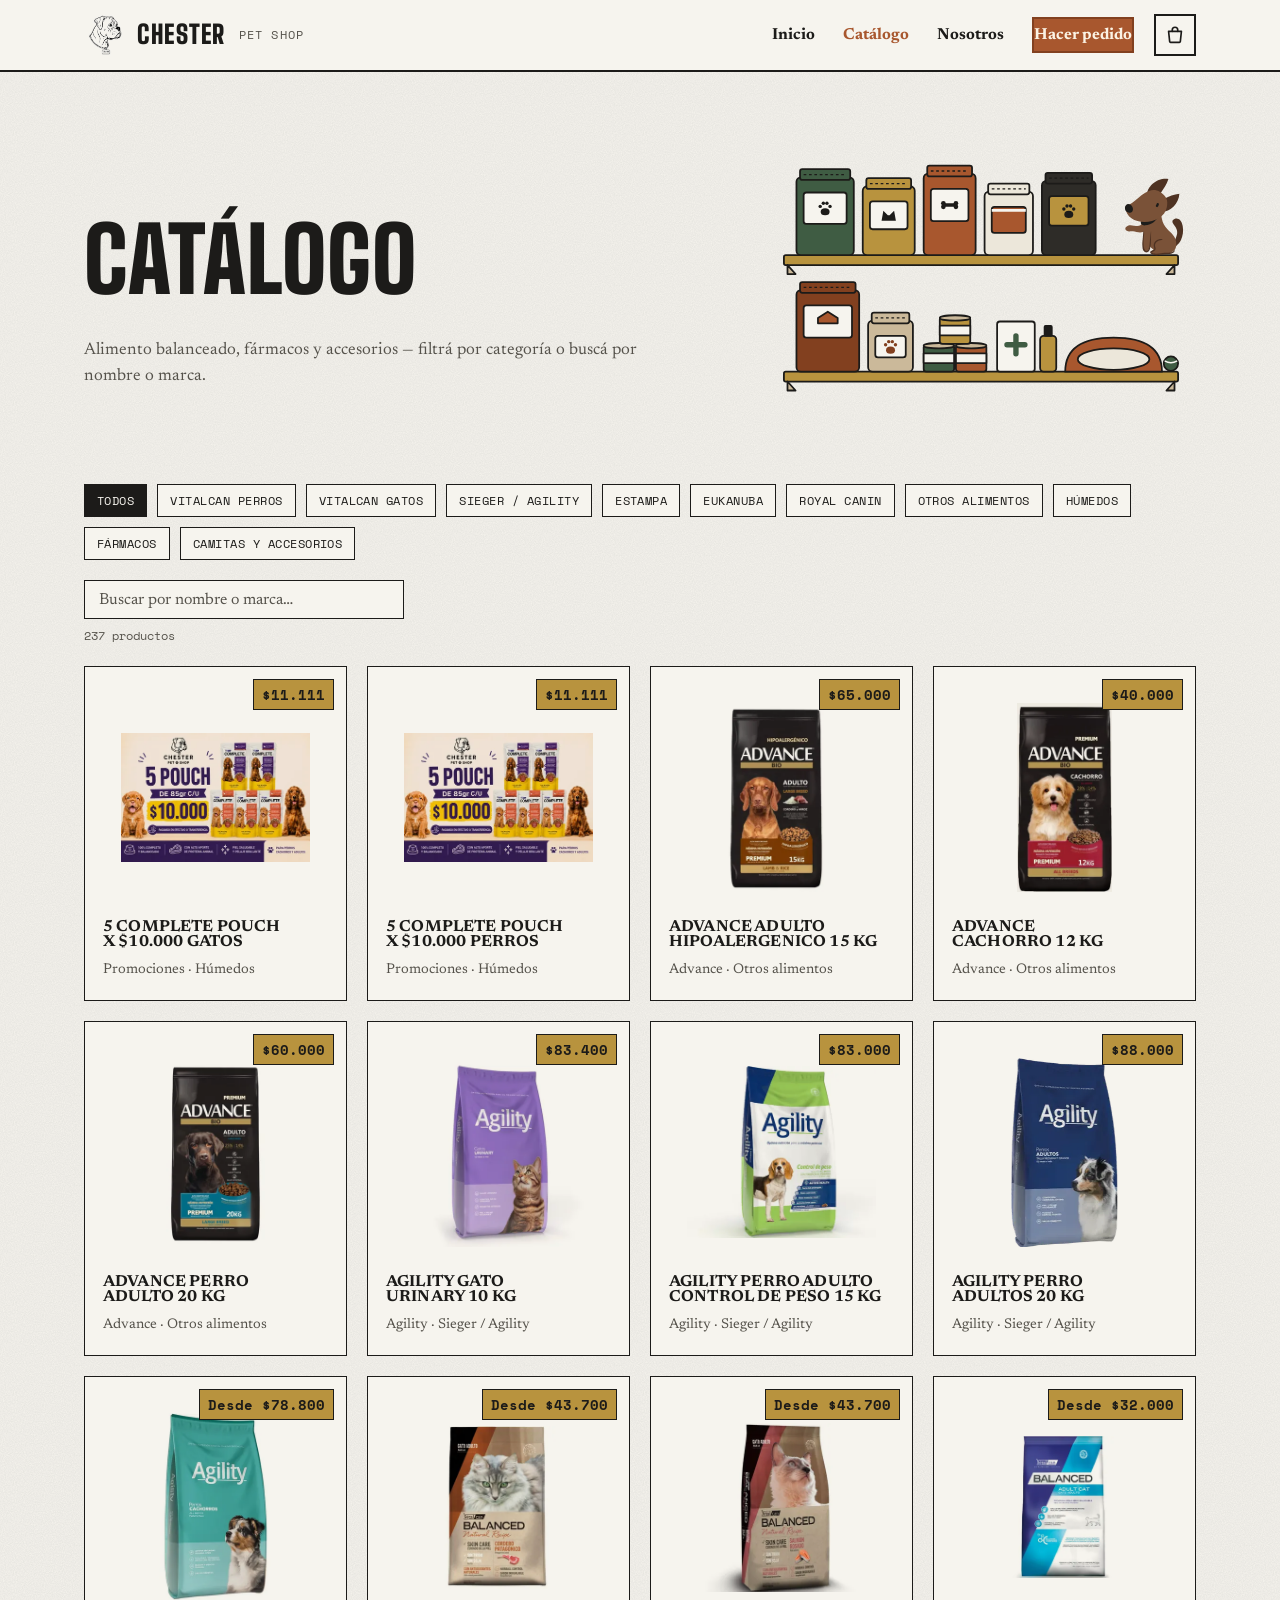
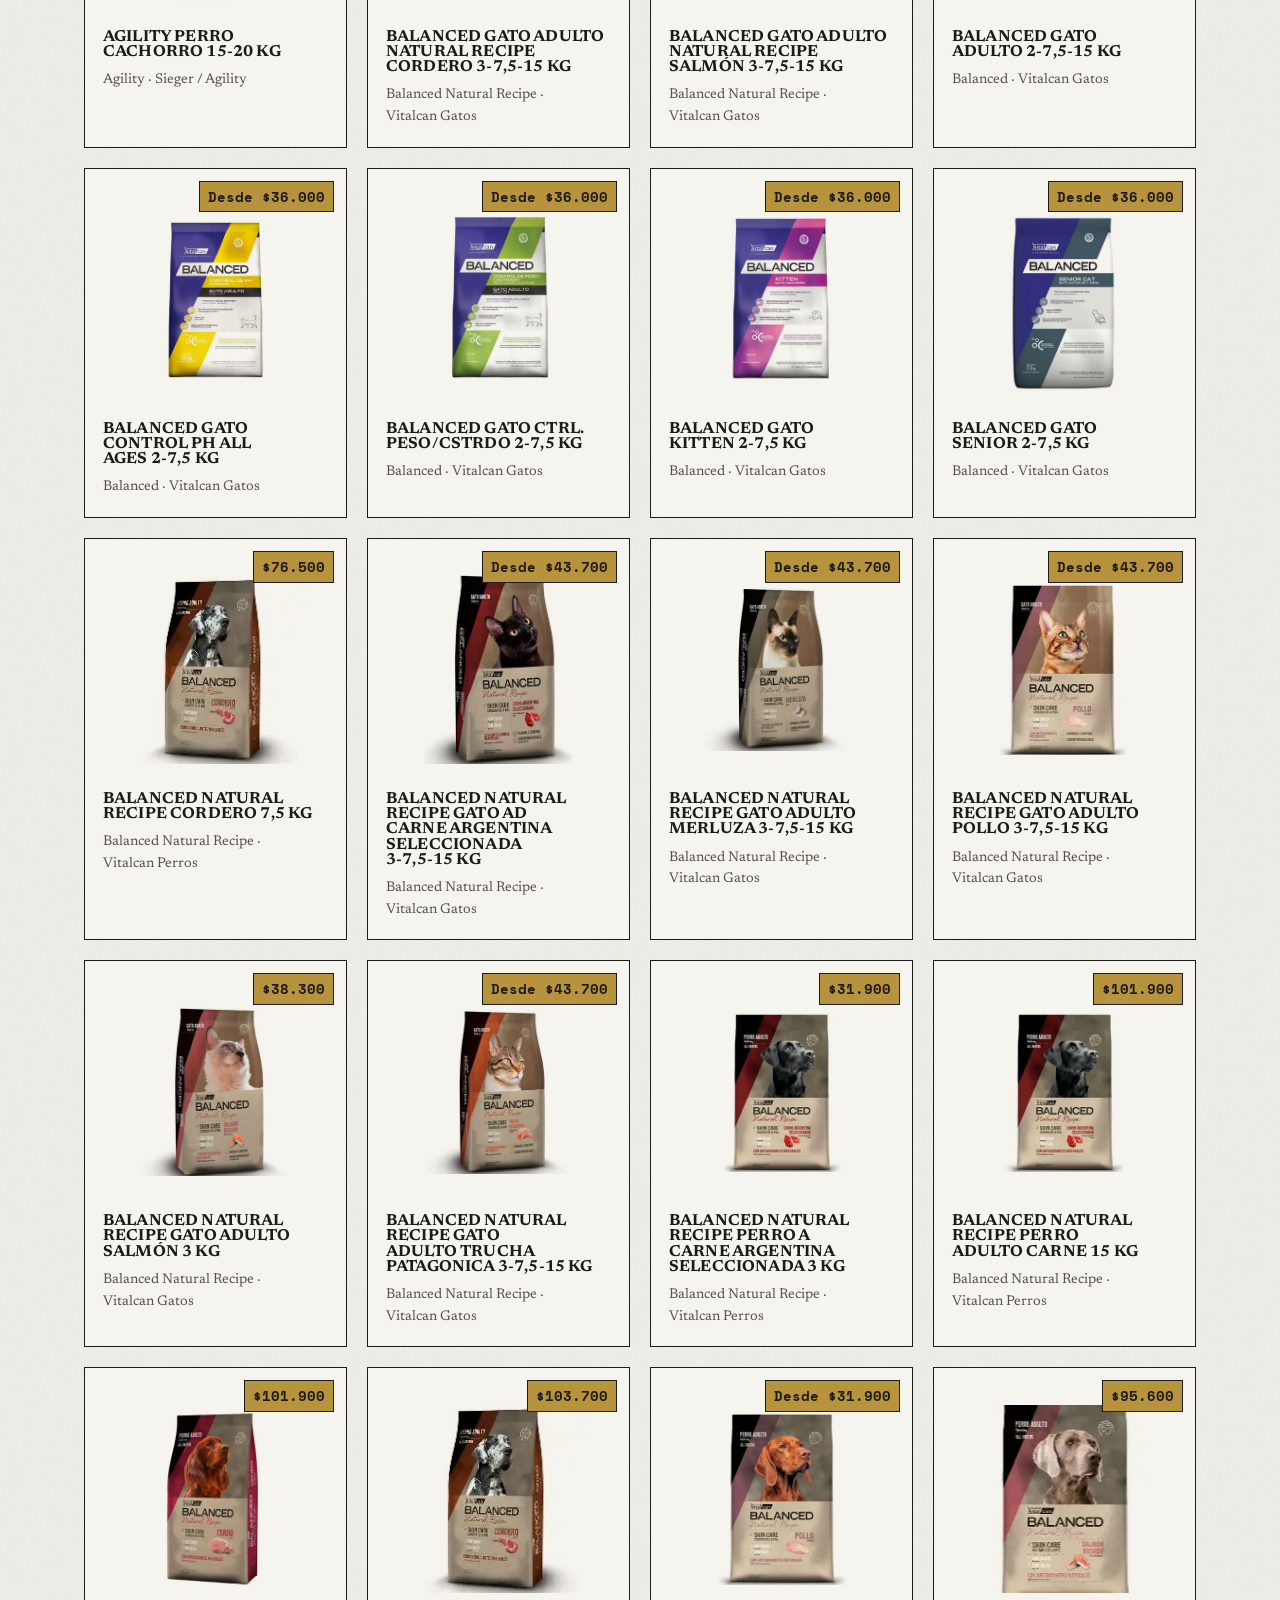
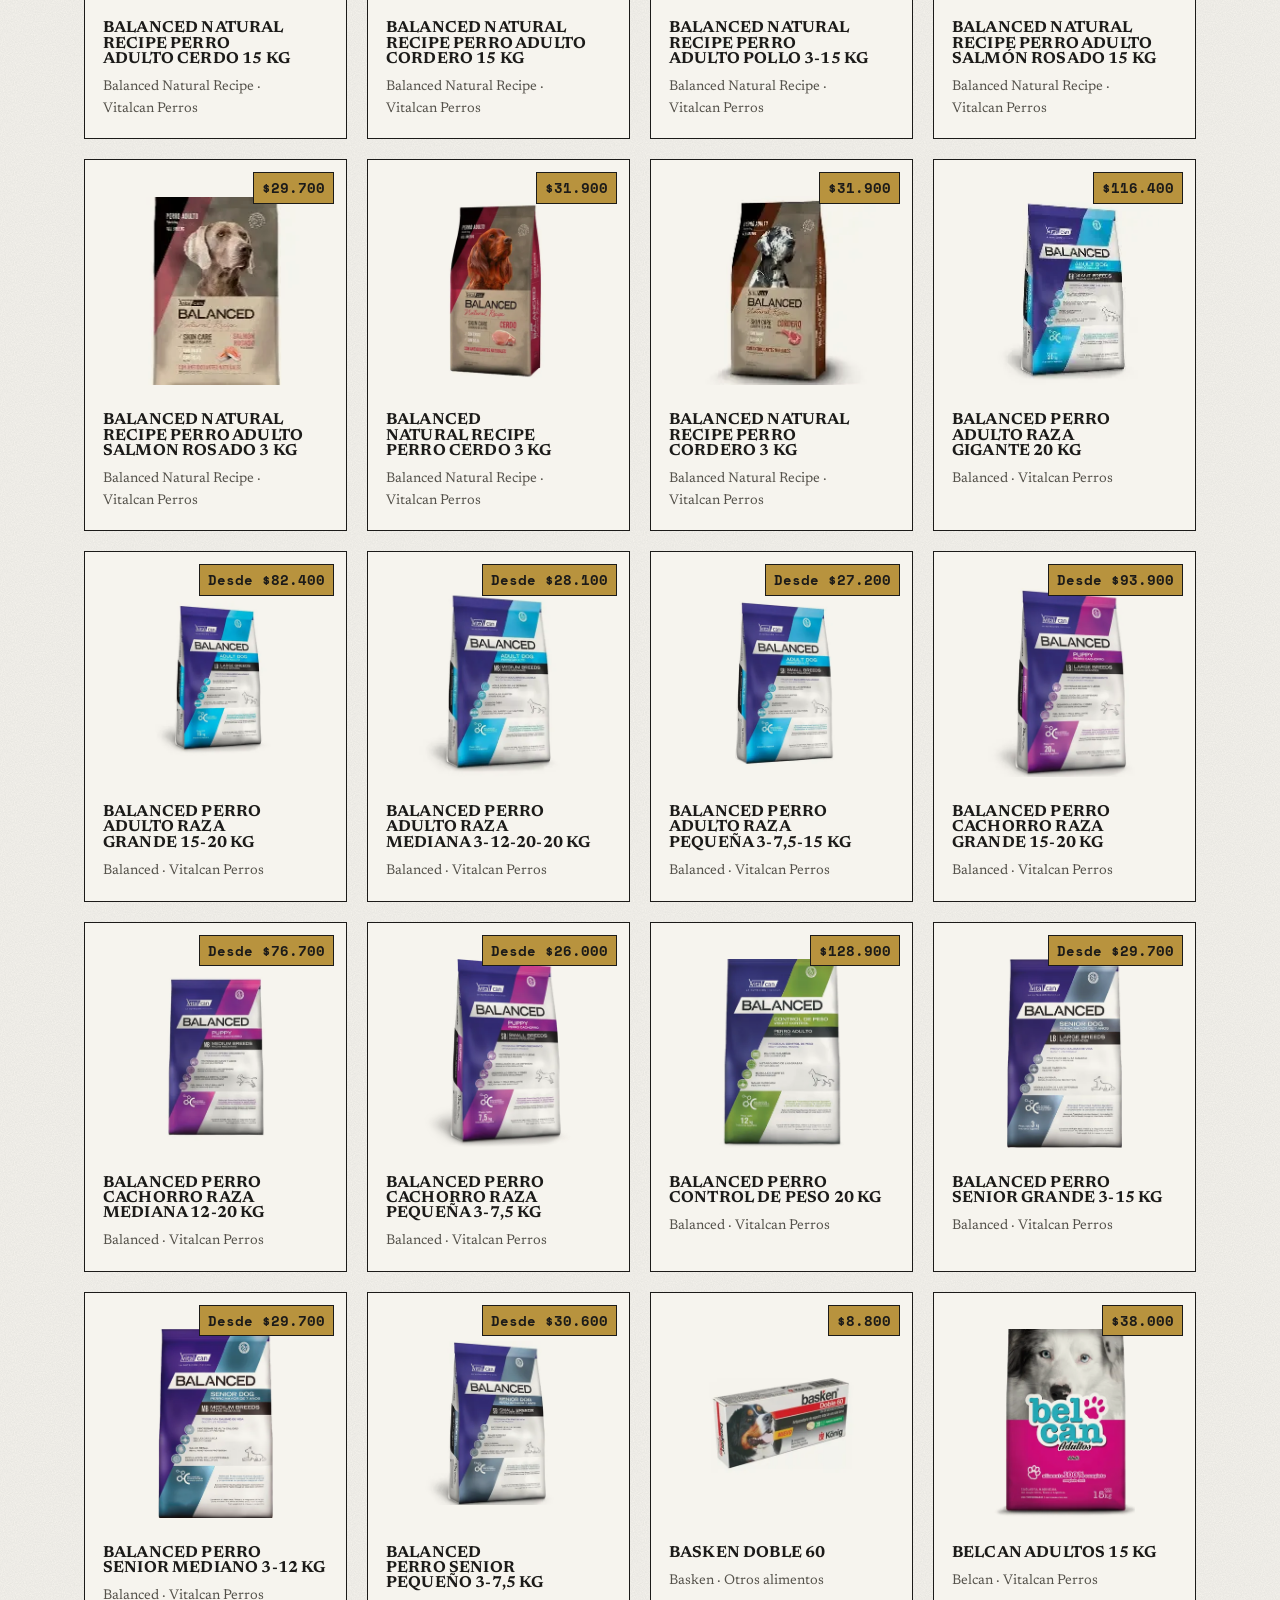
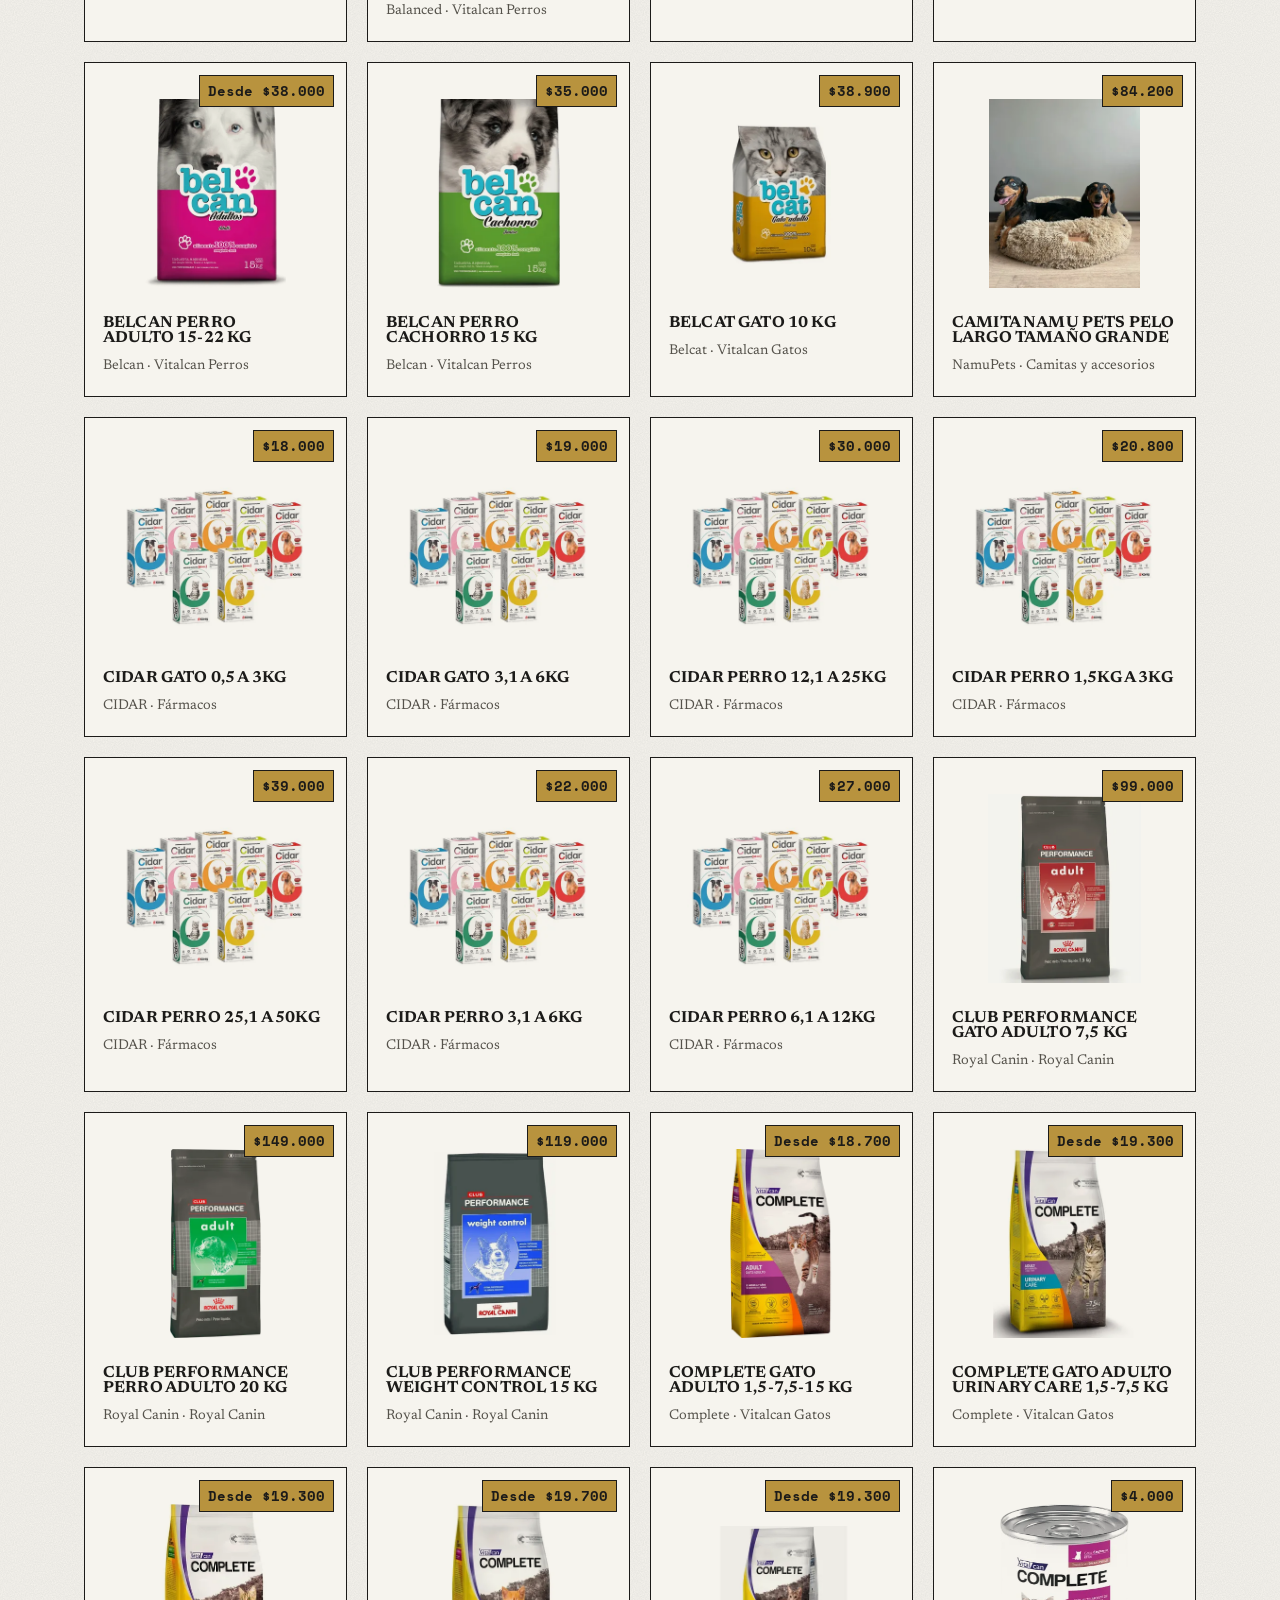
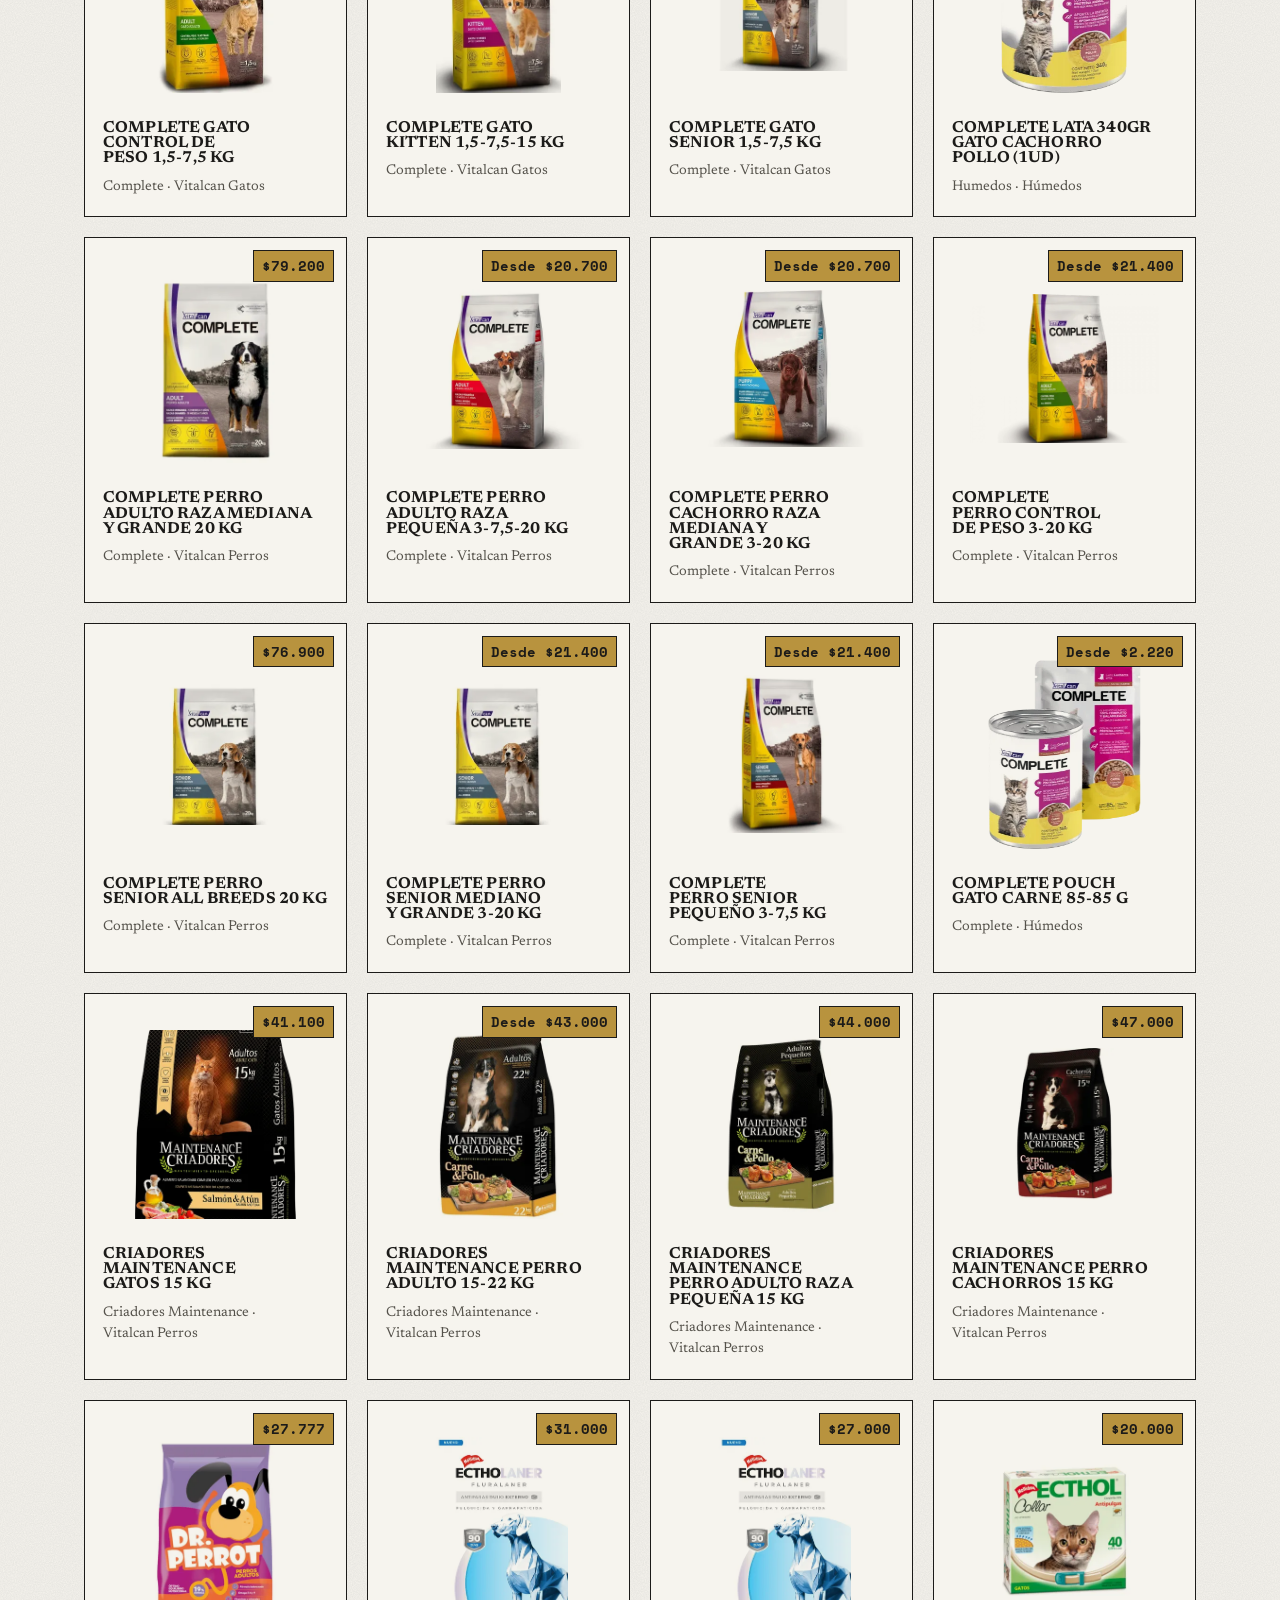
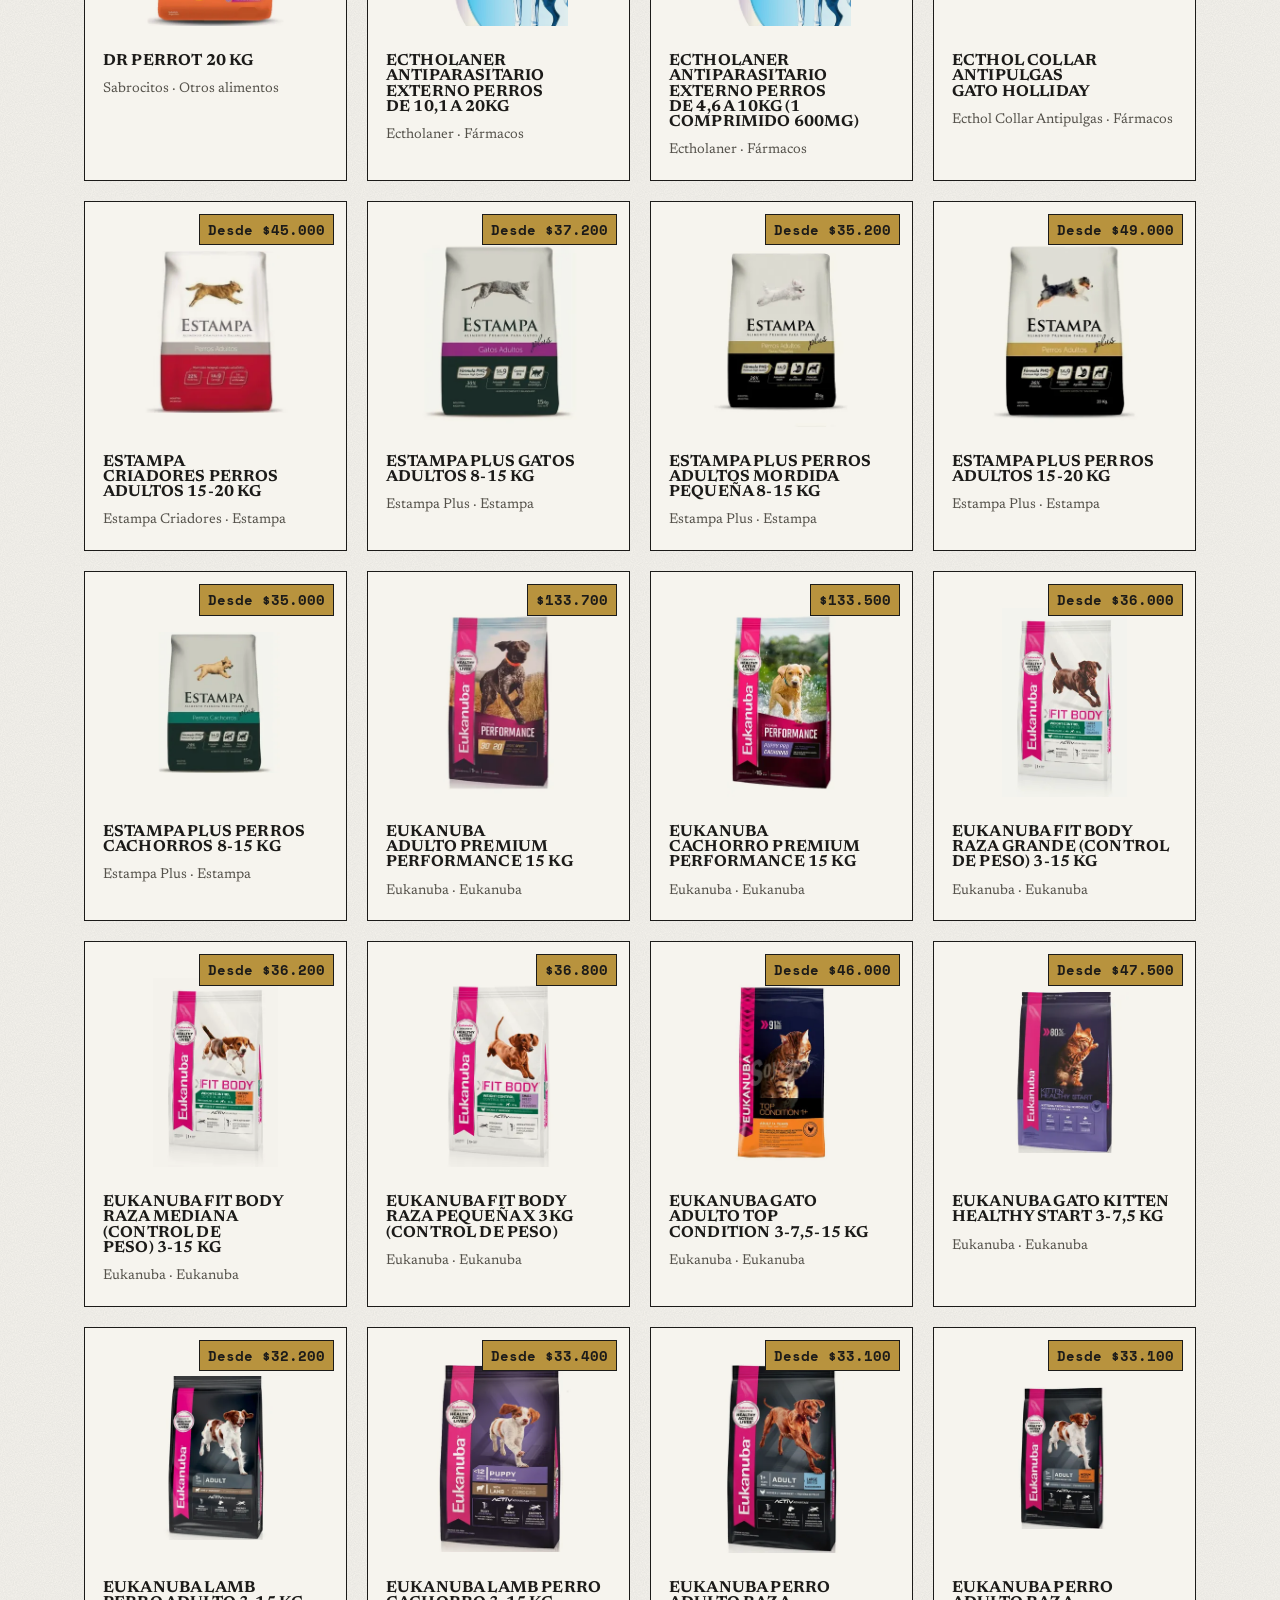
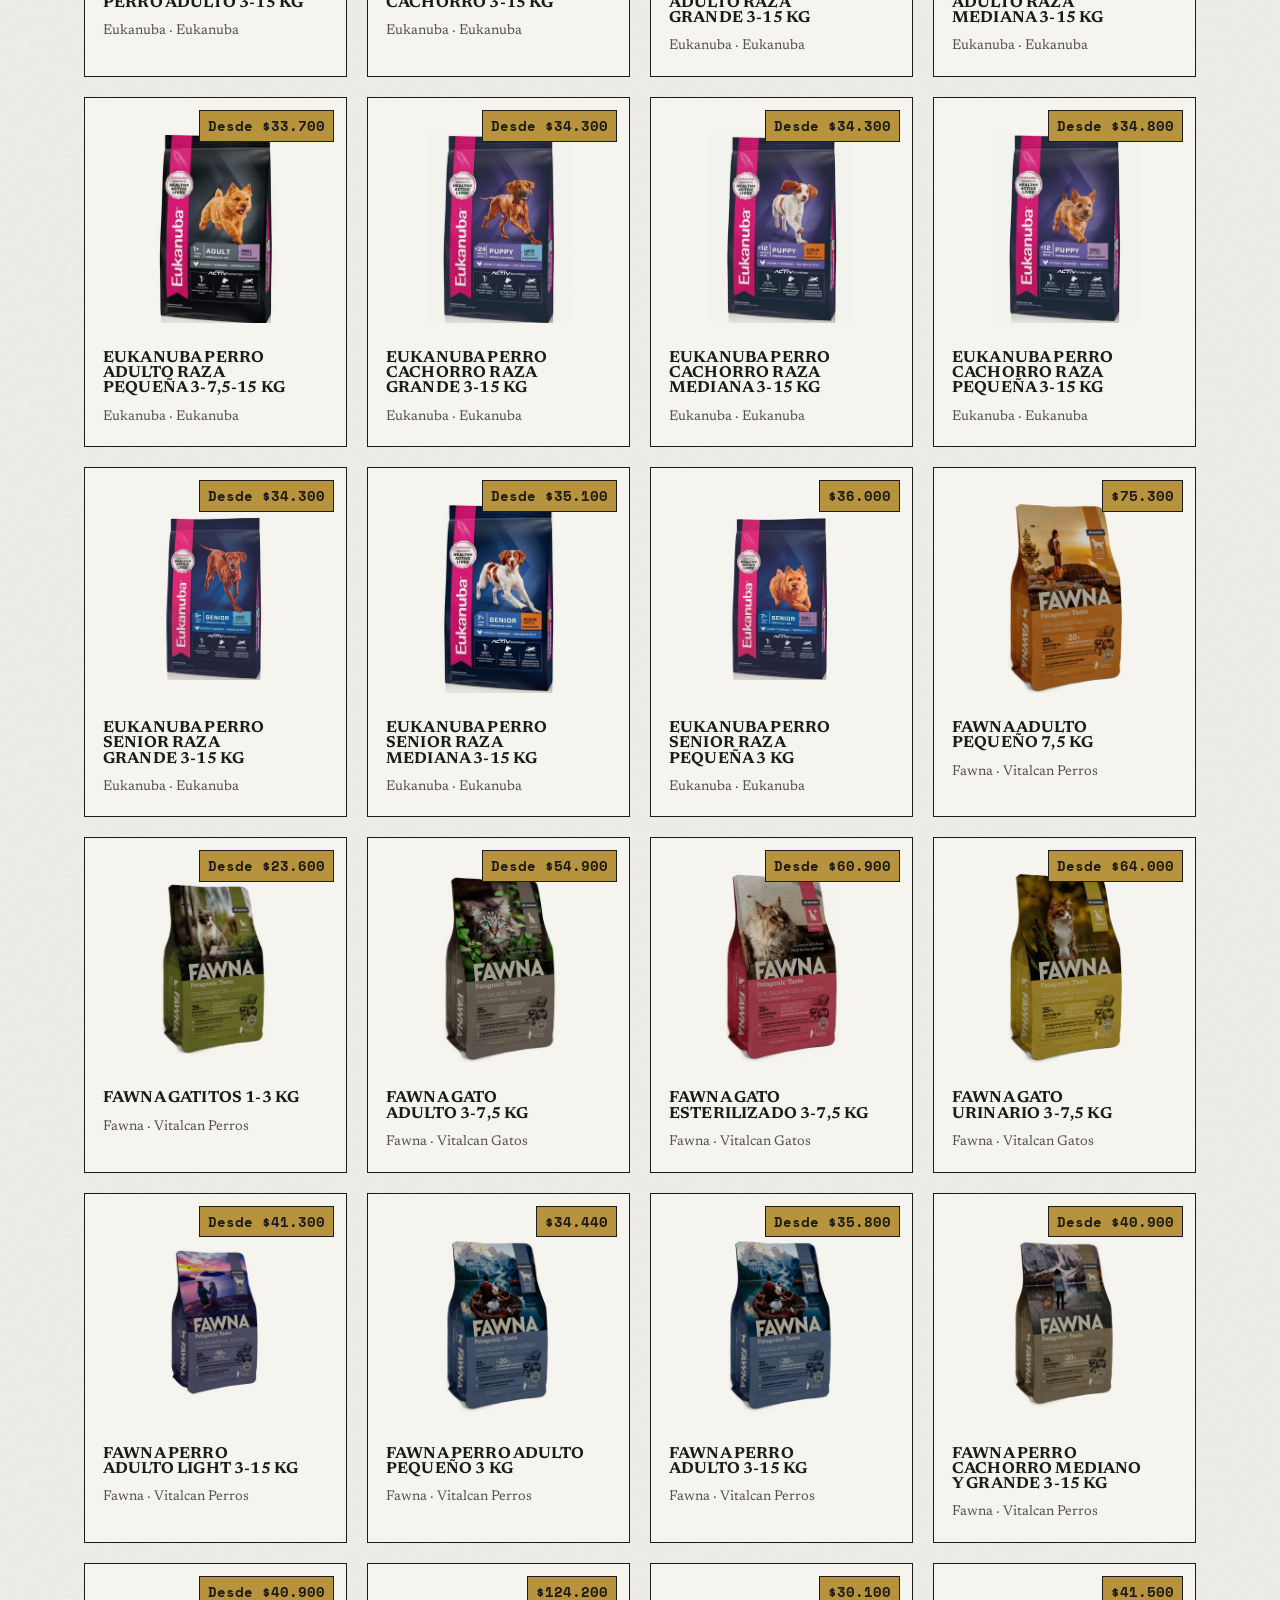
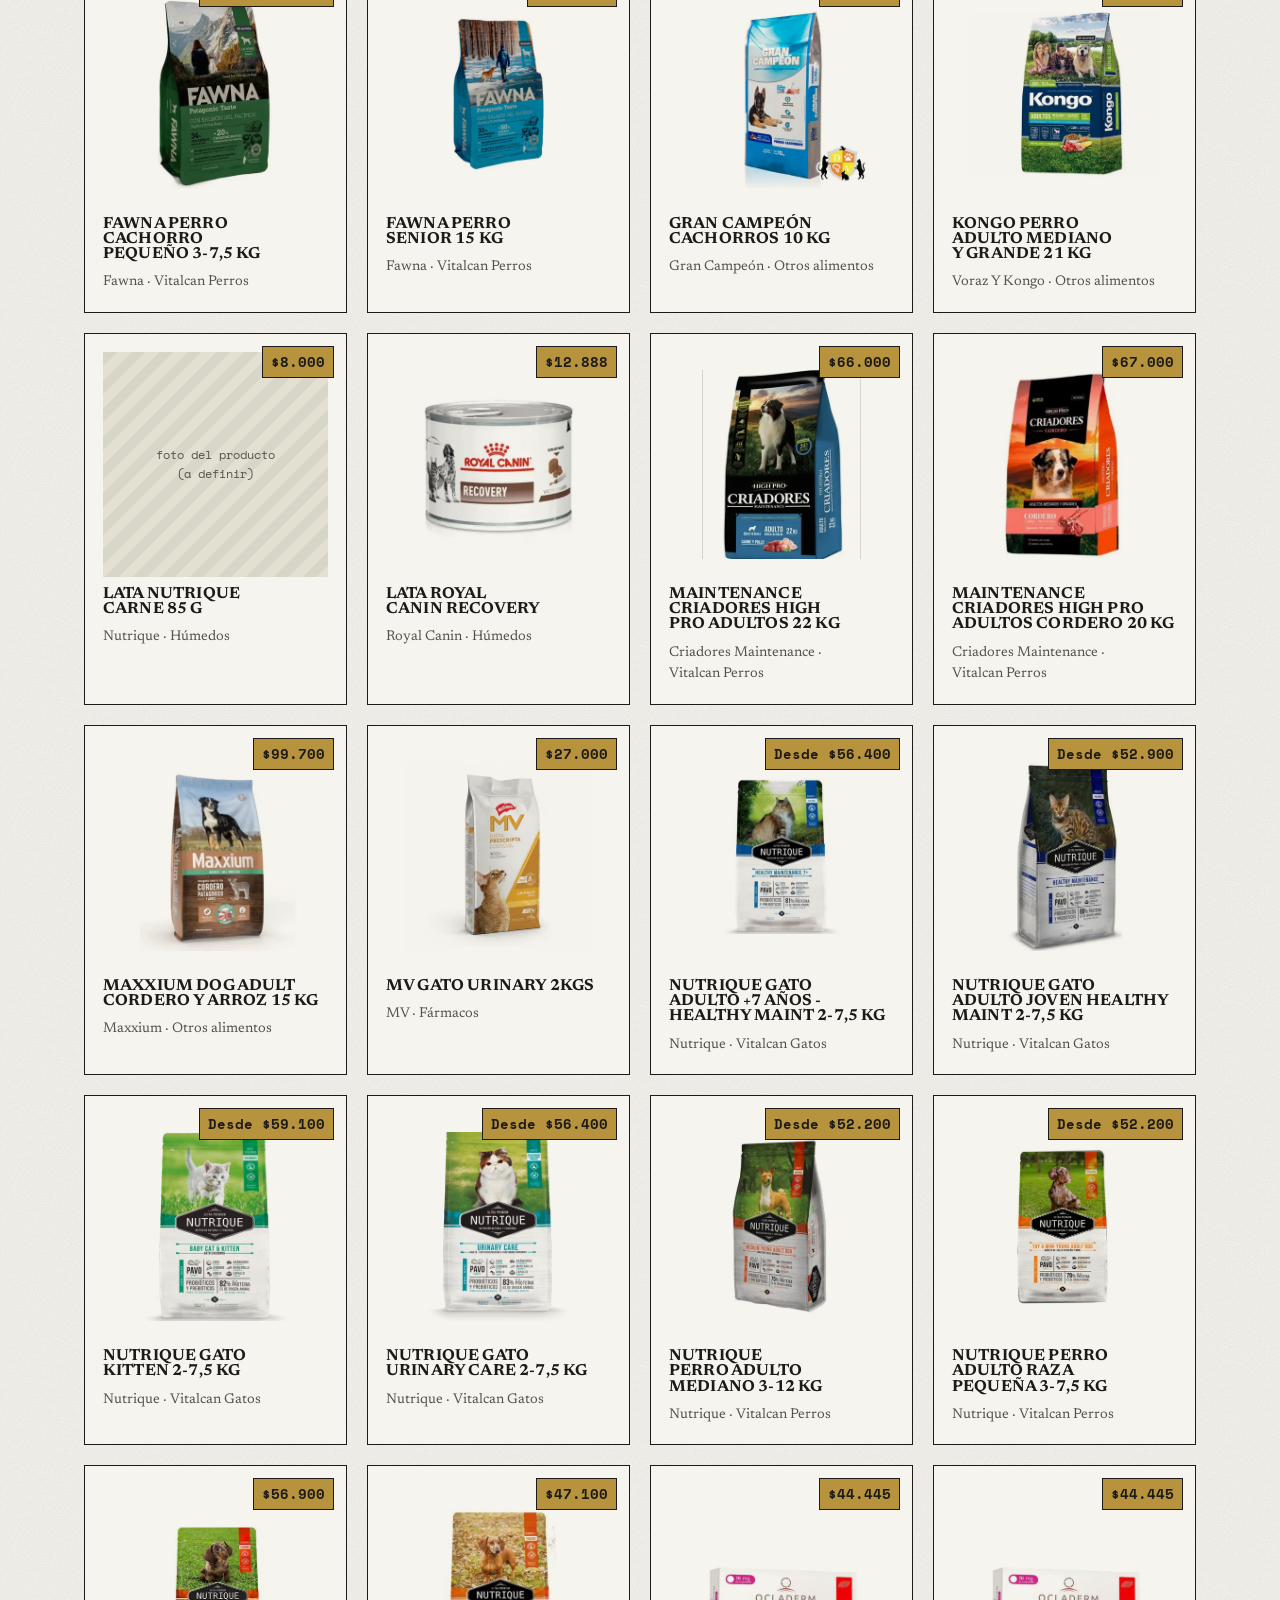
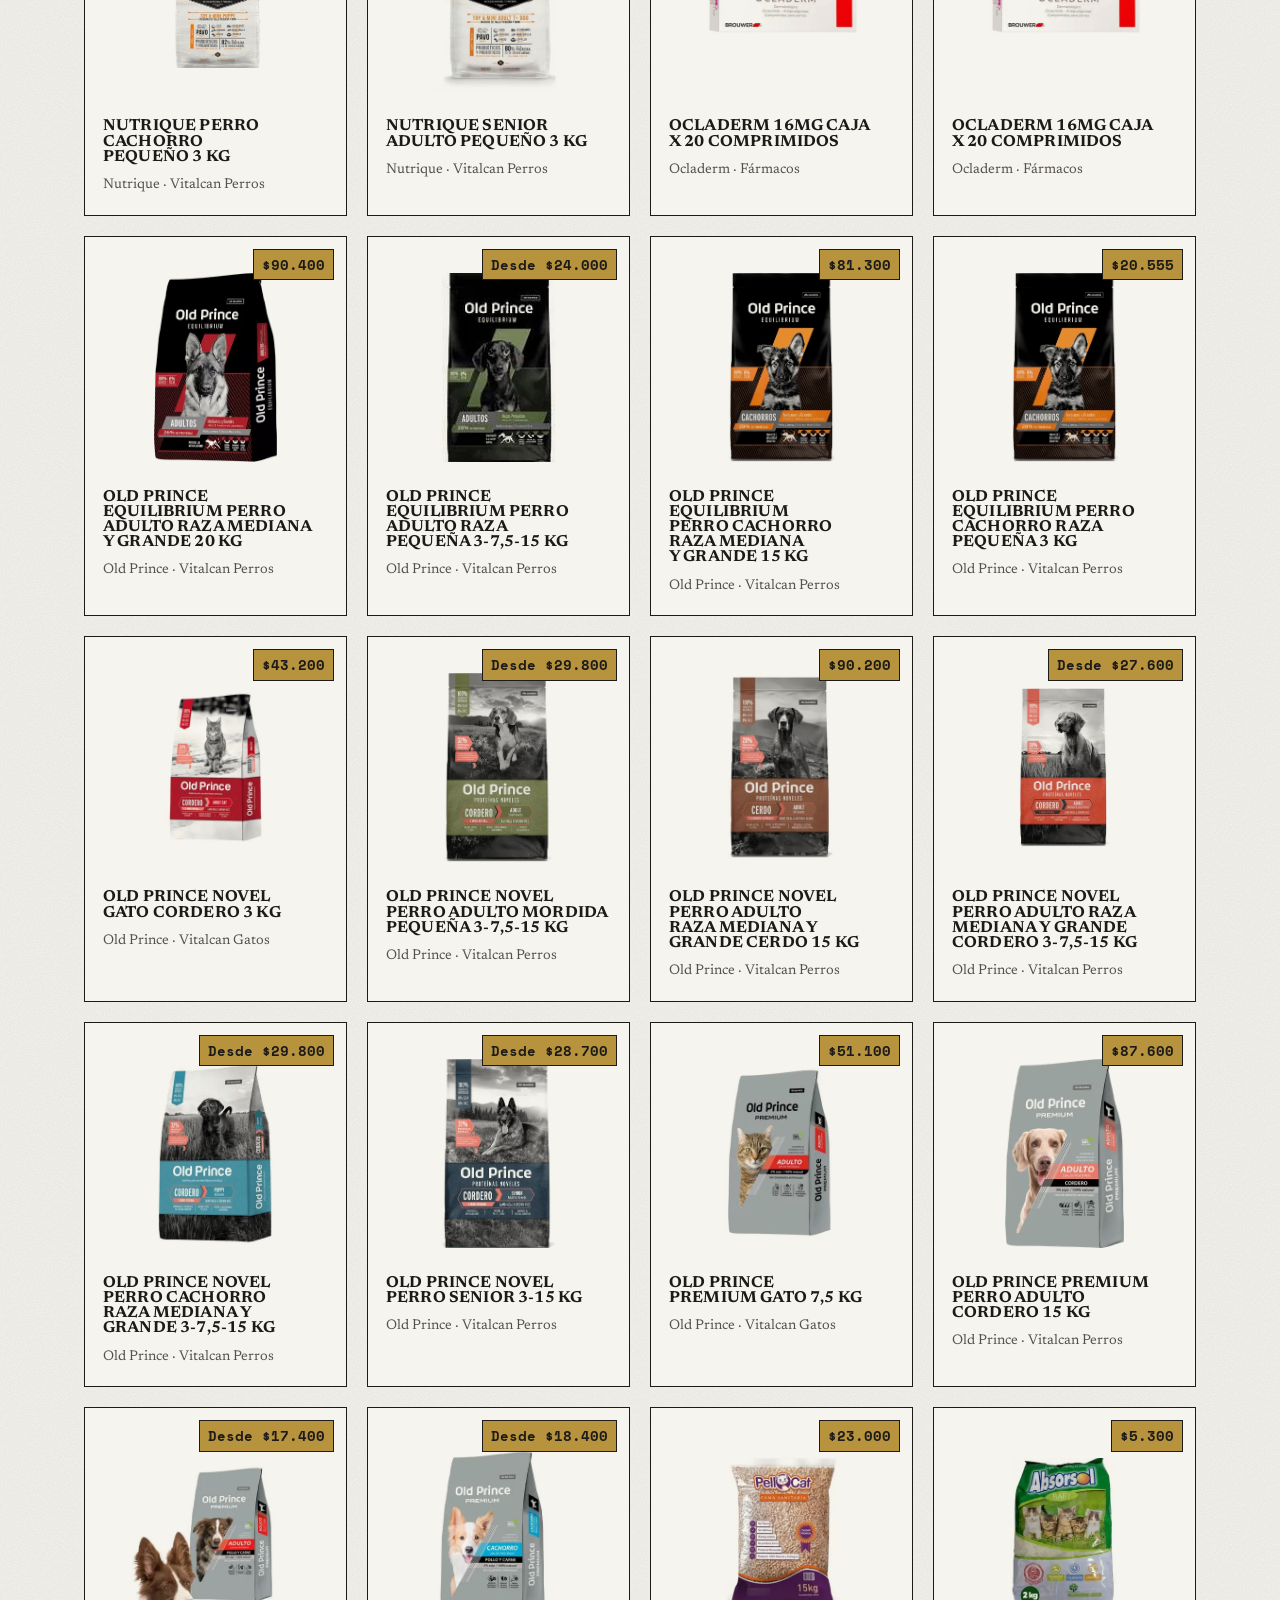
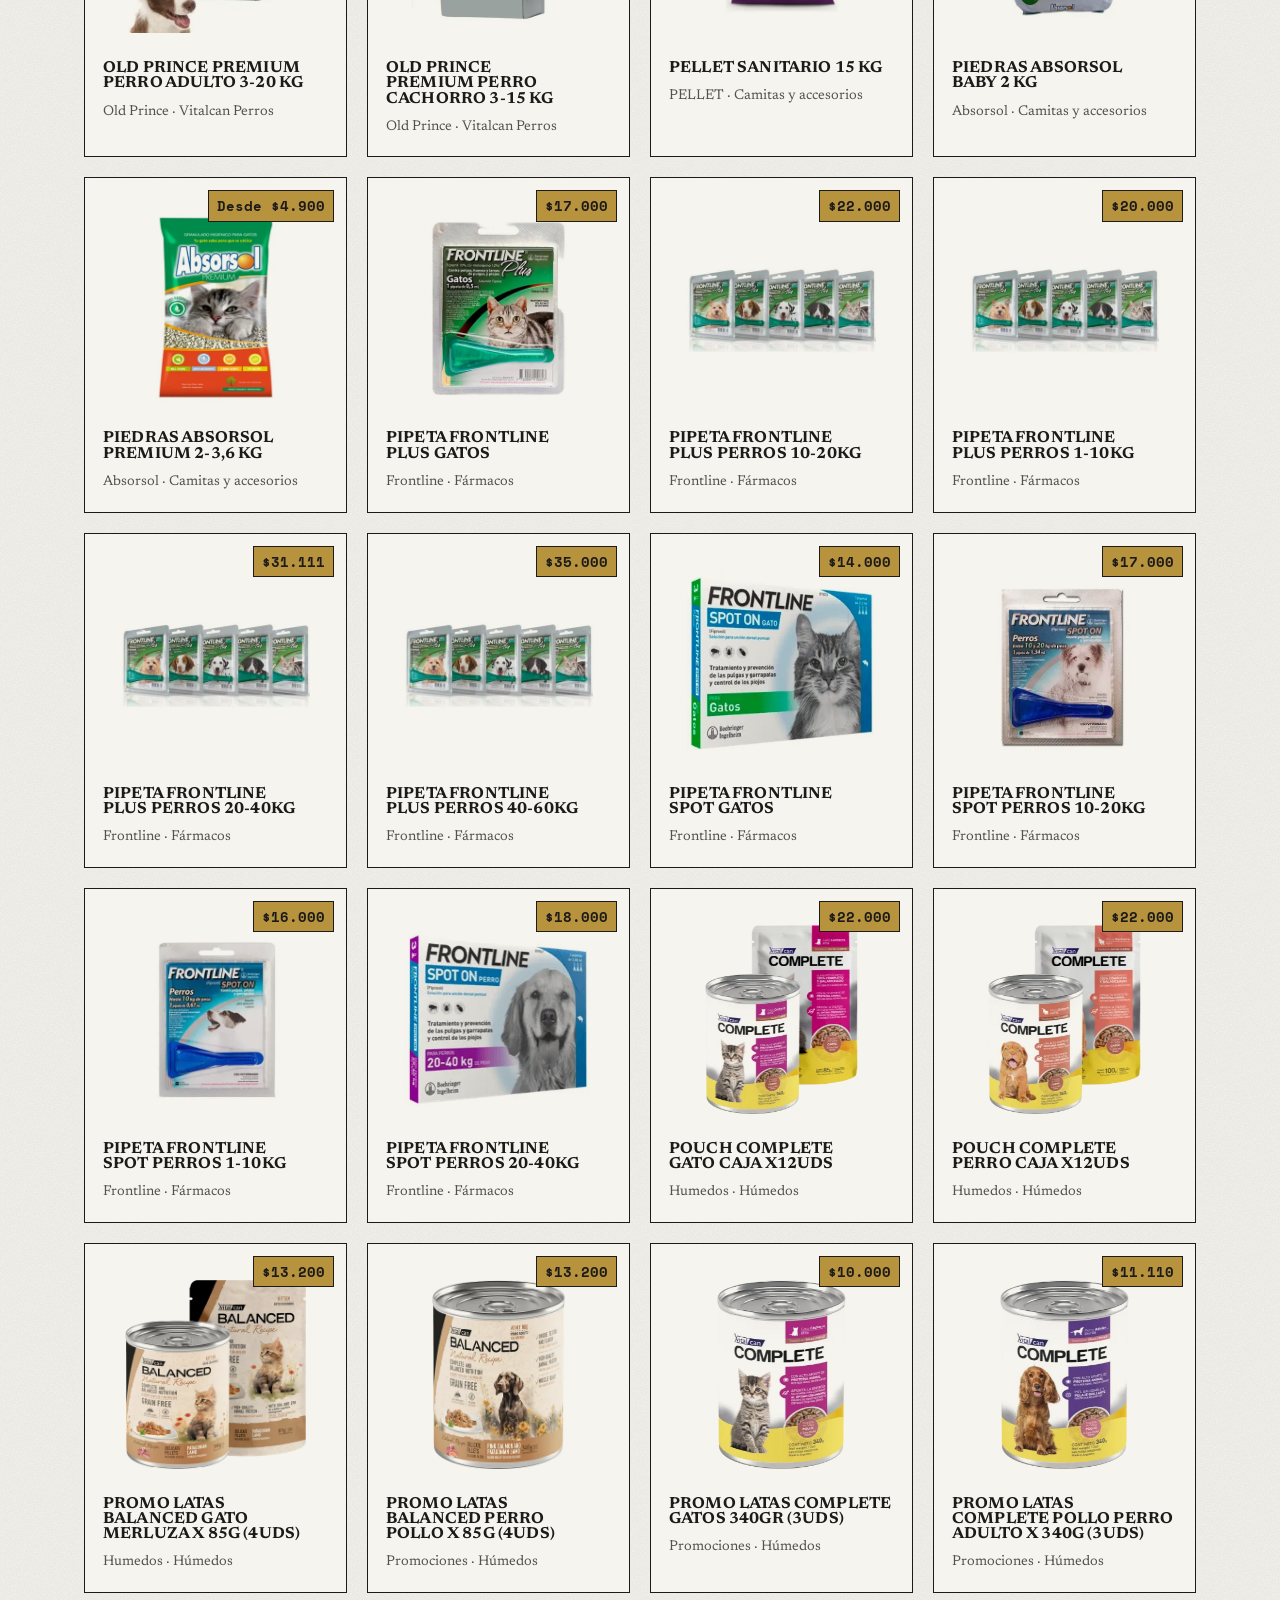
<file: productos.html>
<!doctype html>
<html lang="es-AR">
<head>
<meta charset="UTF-8">
<meta name="viewport" content="width=device-width, initial-scale=1.0">
<title>Catálogo — Chester Pet Shop</title>
<meta name="description" content="Catálogo de alimento balanceado, fármacos y accesorios para mascotas de Chester Pet Shop, Yerba Buena.">
<link rel="icon" type="image/png" sizes="32x32" href="assets/img/favicon-32.png">
<link rel="icon" type="image/png" sizes="64x64" href="assets/img/favicon-64.png">
<link rel="apple-touch-icon" href="assets/img/apple-touch-icon.png">
<meta property="og:type" content="website">
<meta property="og:site_name" content="Chester Pet Shop">
<meta property="og:locale" content="es_AR">
<meta property="og:title" content="Catálogo — Chester Pet Shop">
<meta property="og:description" content="Catálogo de alimento balanceado, fármacos y accesorios para mascotas de Chester Pet Shop, Yerba Buena.">
<meta property="og:url" content="https://jmoreno714.github.io/chester-pet-shop/productos.html">
<meta property="og:image" content="https://jmoreno714.github.io/chester-pet-shop/assets/img/herobanner_viajar_con_mascotas.jpg">
<meta name="twitter:card" content="summary_large_image">
<link rel="preconnect" href="https://fonts.googleapis.com">
<link rel="preconnect" href="https://fonts.gstatic.com" crossorigin>
<link rel="stylesheet" href="https://fonts.googleapis.com/css2?family=Big+Shoulders+Display:wght@800;900&amp;family=Newsreader:ital,wght@0,400;0,600;1,400&amp;family=Space+Mono:wght@400;700&amp;display=swap">
<link rel="stylesheet" href="assets/css/style.css?v=202610071925">
</head>
<body>

<header class="site-header">
  <div class="wrap">
    <a class="logo" href="index.html">
      <img src="assets/img/logo-chester-mark.png" alt="Chester Pet Shop" width="159" height="167">
      Chester <span>PET SHOP</span>
    </a>
    <button class="nav-toggle" aria-label="Abrir menú" aria-expanded="false" aria-controls="main-nav">
      <span></span><span></span><span></span>
    </button>
    <nav class="main-nav" id="main-nav" aria-label="Navegación principal">
      <a href="index.html">Inicio</a>
      <a href="productos.html">Catálogo</a>
      <a href="nosotros.html">Nosotros</a>
      <a class="btn btn-primary" href="productos.html">Hacer pedido</a>
    </nav>
  </div>
</header>

<main>
  <section class="page-hero wrap catalog-hero">
    <div>
      <h1>Catálogo</h1>
      <p class="lead" style="max-width:60ch;color:var(--ink-soft);">
        Alimento balanceado, fármacos y accesorios — filtrá por categoría o buscá por nombre o marca.
       
      </p>
    </div>
    <!-- estante ilustrado (generado con scripts/build_shelf.py): reacciona a los filtros (shelf.js) -->
    <div class="catalog-shelf"><svg class="shelf-svg" viewBox="0 0 480 312" role="img" aria-label="Estante con alimentos, latas, fármacos y una camita; un perro sentado en la punta"><defs><clipPath id="shelf-clip"><rect x="0" y="0" width="472" height="312"/></clipPath></defs><g clip-path="url(#shelf-clip)"><rect x="20" y="142" width="440" height="11" rx="2" fill="#B8933E" stroke="#1C1B19" stroke-width="2" stroke-linejoin="round"/><path d="M24 153 v10 h9 Z M456 153 v10 h-9 Z" fill="#CBB99A" stroke="#1C1B19" stroke-width="2" stroke-linejoin="round"/><rect x="20" y="272" width="440" height="11" rx="2" fill="#B8933E" stroke="#1C1B19" stroke-width="2" stroke-linejoin="round"/><path d="M24 283 v10 h9 Z M456 283 v10 h-9 Z" fill="#CBB99A" stroke="#1C1B19" stroke-width="2" stroke-linejoin="round"/><g class="shelf-item" data-cat="vitalcan-perros"><rect x="34" y="55" width="64" height="87" rx="5" fill="#3F5C43" stroke="#1C1B19" stroke-width="2" stroke-linejoin="round"/><rect x="38" y="46" width="56" height="12" rx="2.5" fill="#3F5C43" stroke="#1C1B19" stroke-width="2" stroke-linejoin="round"/><path d="M42 52 H90" stroke="#1C1B19" stroke-width="1.4" stroke-dasharray="3 3"/><rect x="42" y="72" width="48" height="35" rx="3" fill="#F6F4EE" stroke="#1C1B19" stroke-width="2" stroke-linejoin="round"/><ellipse cx="66" cy="93.5" rx="5" ry="4" fill="#1C1B19"/><circle cx="60.5" cy="87.5" r="1.9" fill="#1C1B19"/><circle cx="64" cy="84.0" r="1.9" fill="#1C1B19"/><circle cx="68" cy="84.0" r="1.9" fill="#1C1B19"/><circle cx="71.5" cy="87.5" r="1.9" fill="#1C1B19"/></g><g class="shelf-item" data-cat="vitalcan-gatos"><rect x="108" y="65" width="58" height="77" rx="5" fill="#B8933E" stroke="#1C1B19" stroke-width="2" stroke-linejoin="round"/><rect x="112" y="56" width="50" height="12" rx="2.5" fill="#B8933E" stroke="#1C1B19" stroke-width="2" stroke-linejoin="round"/><path d="M116 62 H158" stroke="#1C1B19" stroke-width="1.4" stroke-dasharray="3 3"/><rect x="116" y="82" width="42" height="31" rx="3" fill="#F6F4EE" stroke="#1C1B19" stroke-width="2" stroke-linejoin="round"/><path d="M129 103.5 L131 92.5 L136 97.5 L138 97.5 L143 92.5 L145 103.5 Z" fill="#1C1B19"/></g><g class="shelf-item" data-cat="sieger-agility"><rect x="176" y="51" width="58" height="91" rx="5" fill="#A8572E" stroke="#1C1B19" stroke-width="2" stroke-linejoin="round"/><rect x="180" y="42" width="50" height="12" rx="2.5" fill="#A8572E" stroke="#1C1B19" stroke-width="2" stroke-linejoin="round"/><path d="M184 48 H226" stroke="#1C1B19" stroke-width="1.4" stroke-dasharray="3 3"/><rect x="184" y="68" width="42" height="36" rx="3" fill="#F6F4EE" stroke="#1C1B19" stroke-width="2" stroke-linejoin="round"/><rect x="198" y="84.0" width="14" height="4" rx="2" fill="#1C1B19"/><circle cx="198" cy="84.0" r="2.6" fill="#1C1B19"/><circle cx="198" cy="88.0" r="2.6" fill="#1C1B19"/><circle cx="212" cy="84.0" r="2.6" fill="#1C1B19"/><circle cx="212" cy="88.0" r="2.6" fill="#1C1B19"/></g><g class="shelf-item" data-cat="estampa"><rect x="244" y="71" width="54" height="71" rx="5" fill="#ECE7DA" stroke="#1C1B19" stroke-width="2" stroke-linejoin="round"/><rect x="248" y="62" width="46" height="12" rx="2.5" fill="#ECE7DA" stroke="#1C1B19" stroke-width="2" stroke-linejoin="round"/><path d="M252 68 H290" stroke="#1C1B19" stroke-width="1.4" stroke-dasharray="3 3"/><rect x="252" y="88" width="38" height="29" rx="3" fill="#A8572E" stroke="#1C1B19" stroke-width="2" stroke-linejoin="round"/><path d="M252 92 H290" stroke="#F6F4EE" stroke-width="3"/></g><g class="shelf-item" data-cat="eukanuba"><rect x="308" y="59" width="60" height="83" rx="5" fill="#2E2C28" stroke="#1C1B19" stroke-width="2" stroke-linejoin="round"/><rect x="312" y="50" width="52" height="12" rx="2.5" fill="#2E2C28" stroke="#1C1B19" stroke-width="2" stroke-linejoin="round"/><path d="M316 56 H360" stroke="#1C1B19" stroke-width="1.4" stroke-dasharray="3 3"/><rect x="316" y="76" width="44" height="33" rx="3" fill="#B8933E" stroke="#1C1B19" stroke-width="2" stroke-linejoin="round"/><ellipse cx="338" cy="96.5" rx="5" ry="4" fill="#1C1B19"/><circle cx="332.5" cy="90.5" r="1.9" fill="#1C1B19"/><circle cx="336" cy="87.0" r="1.9" fill="#1C1B19"/><circle cx="340" cy="87.0" r="1.9" fill="#1C1B19"/><circle cx="343.5" cy="90.5" r="1.9" fill="#1C1B19"/></g><g class="shelf-item" data-cat="royal-canin"><rect x="34" y="181" width="70" height="91" rx="5" fill="#82401F" stroke="#1C1B19" stroke-width="2" stroke-linejoin="round"/><rect x="38" y="172" width="62" height="12" rx="2.5" fill="#82401F" stroke="#1C1B19" stroke-width="2" stroke-linejoin="round"/><path d="M42 178 H96" stroke="#1C1B19" stroke-width="1.4" stroke-dasharray="3 3"/><rect x="42" y="198" width="54" height="36" rx="3" fill="#F6F4EE" stroke="#1C1B19" stroke-width="2" stroke-linejoin="round"/><path d="M58 212 l11 -7 l11 7 v6 h-22 Z" fill="#A8572E" stroke="#1C1B19" stroke-width="2" stroke-linejoin="round"/></g><g class="shelf-item" data-cat="otros-alimentos"><rect x="114" y="215" width="50" height="57" rx="5" fill="#CBB99A" stroke="#1C1B19" stroke-width="2" stroke-linejoin="round"/><rect x="118" y="206" width="42" height="12" rx="2.5" fill="#CBB99A" stroke="#1C1B19" stroke-width="2" stroke-linejoin="round"/><path d="M122 212 H156" stroke="#1C1B19" stroke-width="1.4" stroke-dasharray="3 3"/><rect x="122" y="232" width="34" height="24" rx="3" fill="#F6F4EE" stroke="#1C1B19" stroke-width="2" stroke-linejoin="round"/><ellipse cx="139" cy="248.0" rx="5" ry="4" fill="#82401F"/><circle cx="133.5" cy="242.0" r="1.9" fill="#82401F"/><circle cx="137" cy="238.5" r="1.9" fill="#82401F"/><circle cx="141" cy="238.5" r="1.9" fill="#82401F"/><circle cx="144.5" cy="242.0" r="1.9" fill="#82401F"/></g><g class="shelf-item" data-cat="humedos"><rect x="176" y="242" width="34" height="30" rx="3" fill="#3F5C43" stroke="#1C1B19" stroke-width="2" stroke-linejoin="round"/><rect x="176" y="251.6" width="34" height="10.799999999999999" fill="#F6F4EE" stroke="#1C1B19" stroke-width="2" stroke-linejoin="round"/><ellipse cx="193.0" cy="243" rx="17.0" ry="3" fill="#CBB99A" stroke="#1C1B19" stroke-width="2" stroke-linejoin="round"/><rect x="212" y="242" width="34" height="30" rx="3" fill="#A8572E" stroke="#1C1B19" stroke-width="2" stroke-linejoin="round"/><rect x="212" y="251.6" width="34" height="10.799999999999999" fill="#F6F4EE" stroke="#1C1B19" stroke-width="2" stroke-linejoin="round"/><ellipse cx="229.0" cy="243" rx="17.0" ry="3" fill="#CBB99A" stroke="#1C1B19" stroke-width="2" stroke-linejoin="round"/><rect x="194" y="211" width="34" height="30" rx="3" fill="#B8933E" stroke="#1C1B19" stroke-width="2" stroke-linejoin="round"/><rect x="194" y="220.6" width="34" height="10.799999999999999" fill="#F6F4EE" stroke="#1C1B19" stroke-width="2" stroke-linejoin="round"/><ellipse cx="211.0" cy="212" rx="17.0" ry="3" fill="#CBB99A" stroke="#1C1B19" stroke-width="2" stroke-linejoin="round"/></g><g class="shelf-item" data-cat="farmacos"><rect x="258" y="216" width="42" height="56" rx="3" fill="#F6F4EE" stroke="#1C1B19" stroke-width="2" stroke-linejoin="round"/><path d="M279 232 v20 M269 242 h20" stroke="#3F5C43" stroke-width="6" stroke-linecap="round"/><rect x="306" y="232" width="18" height="40" rx="4" fill="#B8933E" stroke="#1C1B19" stroke-width="2" stroke-linejoin="round"/><rect x="310" y="220" width="10" height="13" rx="2" fill="#1C1B19"/></g><g class="shelf-item" data-cat="camitas"><path d="M334 272 Q334 234 388 234 Q442 234 442 272 Z" fill="#A8572E" stroke="#1C1B19" stroke-width="2" stroke-linejoin="round"/><ellipse cx="388" cy="258" rx="40" ry="12" fill="#ECE7DA" stroke="#1C1B19" stroke-width="2" stroke-linejoin="round"/><circle cx="452" cy="263" r="8" fill="#3F5C43" stroke="#1C1B19" stroke-width="2" stroke-linejoin="round"/><path d="M445 260 q7 4 14 0" stroke="#F6F4EE" stroke-width="1.6" fill="none"/></g></g></svg><div class="shelf-lottie" aria-hidden="true"></div></div>
  </section>

  <section class="section">
    <div class="wrap">
      <div class="catalog-controls">
        <div class="catalog-filters" role="tablist" aria-label="Filtrar por categoría">
          <button type="button" class="filter-btn is-active" data-cat="todos">Todos</button>
          <button type="button" class="filter-btn" data-cat="vitalcan-perros">Vitalcan Perros</button>
          <button type="button" class="filter-btn" data-cat="vitalcan-gatos">Vitalcan Gatos</button>
          <button type="button" class="filter-btn" data-cat="sieger-agility">Sieger / Agility</button>
          <button type="button" class="filter-btn" data-cat="estampa">Estampa</button>
          <button type="button" class="filter-btn" data-cat="eukanuba">Eukanuba</button>
          <button type="button" class="filter-btn" data-cat="royal-canin">Royal Canin</button>
          <button type="button" class="filter-btn" data-cat="otros-alimentos">Otros alimentos</button>
          <button type="button" class="filter-btn" data-cat="humedos">Húmedos</button>
          <button type="button" class="filter-btn" data-cat="farmacos">Fármacos</button>
          <button type="button" class="filter-btn" data-cat="camitas">Camitas y accesorios</button>
        </div>
        <input type="search" id="catalog-search" class="catalog-search" placeholder="Buscar por nombre o marca…" aria-label="Buscar productos">
      </div>
      <p class="catalog-count" id="catalog-count" aria-live="polite"></p>
      <div class="shelf-grid" id="catalog-grid"></div>
      <p class="catalog-empty" id="catalog-empty" hidden>No encontramos productos con ese filtro.</p>
    </div>
  </section>
</main>

<footer class="site-footer">
  <div class="wrap">
    <div class="fine-print" style="padding:0;border:0;margin:0;">
      <span>© <span id="year"></span> Chester Pet Shop</span>
      <span>Yerba Buena, Tucumán</span>
    </div>
  </div>
</footer>

<script>document.getElementById('year').textContent = new Date().getFullYear();</script>
<script src="assets/js/main.js?v=202610071925"></script>
<script src="assets/js/cart.js?v=202610071925"></script>
<script src="assets/js/qty-elastic.js?v=202610071925"></script>
<script src="assets/js/vendor/lottie_light.min.js?v=202610071925" defer></script>
<script src="assets/js/shelf.js?v=202610071925" defer></script>
<script src="assets/js/catalogo.js?v=202610071925"></script>
</body>
</html>
</file>
<file: assets/css/style.css>
/* =========================================================
   CHESTER PET SHOP — sistema de diseño "almacén de barrio"
   Paleta, tipografía y componentes base.
   ========================================================= */

/* las fuentes se cargan con <link> en cada página (sin @import: así no se encadenan) */

:root{
  /* --- color: anclado en el isologo real (línea negra + collar cuero) --- */
  --paper:      #F6F4EE; /* papel hueso, limpio, no kraft */
  --paper-dark: #ECE7DA; /* franjas / secciones alternadas */
  --ink:        #1C1B19; /* negro de grabado en línea */
  --ink-soft:   #55524B; /* texto secundario */
  --oxblood:    #A8572E; /* acento primario: cuero/cognac del collar del logo */
  --oxblood-dk: #82401F;
  --pine:       #3F5C43; /* acento secundario: verde de sello de tinta clásico */
  --pine-dk:    #2E4532;
  --brass:      #B8933E; /* detalle / etiqueta de precio */
  --line:       rgba(28,27,25,0.14);

  /* roles: texto sobre fondos oscuros o de color, estados */
  --on-accent:     #FBF3E4; /* texto sobre marrón o verde */
  --on-dark:       #F7F1E5; /* texto sobre fotos y negro */
  --on-dark-soft:  #CBB99A; /* texto secundario sobre negro */
  --on-dark-faint: rgba(247,241,229,0.55); /* letra chica del footer */
  --on-dark-ok:    #A9C9A4; /* descuento sobre negro */
  --hover-tint:    rgba(28,27,25,0.06); /* fondo al pasar el mouse */
  --error:         #B02A2A; /* solo errores: separado del marrón de marca */

  /* escala de tamaños: 12 · 14 · 16 · 20 · 24 (los títulos usan clamp) */
  --fs-xs: .75rem;
  --fs-sm: .875rem;
  --fs-md: 1rem;
  --fs-lg: 1.25rem;
  --fs-xl: 1.5rem;

  --display: 'Big Shoulders Display', 'Arial Narrow', sans-serif; /* cartel de comercio: angosta, en mayúsculas */
  --body: 'Newsreader', Georgia, serif;
  --mono: 'Space Mono', monospace;

  --radius: 0;
  --wrap: 1160px;
}

*{ box-sizing: border-box; }
html{ scroll-behavior: smooth; }
body{
  margin:0;
  background: var(--paper);
  color: var(--ink);
  font-family: var(--body);
  font-size: 17px;
  line-height: 1.55;
  /* en páginas cortas (carrito vacío) el footer queda abajo y no flotando */
  min-height: 100vh;
  display:flex; flex-direction:column;
}
body > main{ flex: 1 0 auto; }
img{ max-width:100%; display:block; }
a{ color: inherit; }
.wrap{
  max-width: var(--wrap);
  margin: 0 auto;
  padding: 0 24px;
}

/* textura de papel vegetal / vellum — grano orgánico (SVG feTurbulence),
   en vez del puntillado repetitivo genérico */
body{
  background-image:
    url("data:image/svg+xml;utf8,<svg xmlns='http://www.w3.org/2000/svg' width='90' height='90'><filter id='n'><feTurbulence type='fractalNoise' baseFrequency='0.9' numOctaves='4' stitchTiles='stitch' result='t'/><feColorMatrix in='t' type='matrix' values='0 0 0 0 0  0 0 0 0 0  0 0 0 0 0  0.07 0 0 0 0'/></filter><rect width='90' height='90' filter='url(%23n)'/></svg>");
  background-size: 90px 90px;
}

/* --- tipografía --- */
h1,h2,h3{
  font-family: var(--display);
  font-weight: 800;
  text-transform: uppercase;
  letter-spacing: .01em;
  line-height: .95;
  color: var(--ink);
  margin: 0 0 .4em;
}
h1{ font-size: clamp(3rem, 7vw, 5.6rem); font-weight: 900; }
/* sin palabras sueltas en el último renglón */
h1, h2, h3{ text-wrap: balance; }
p{ text-wrap: pretty; }
h1 em, h2 em, h3 em{ font-style: italic; }
h2{ font-size: clamp(2rem, 3.8vw, 3rem); }
p{ margin: 0 0 1em; }
.eyebrow{
  --eyebrow-accent: var(--oxblood);
  display:flex;
  align-items:center;
  gap:.7em;
  font-family: var(--mono);
  font-size: var(--fs-xs);
  letter-spacing: .1em;
  text-transform: uppercase;
  color: var(--ink-soft);
  margin-bottom: 20px;
}
.eyebrow::before{
  content:"";
  width: 28px;
  height: 1px;
  flex-shrink: 0;
  background: var(--eyebrow-accent);
}

/* --- header --- */
.site-header{
  position: sticky; top:0; z-index: 50;
  background: var(--paper);
  border-bottom: 2px solid var(--ink);
}
.site-header .wrap{
  position: relative;
  display:flex; align-items:center; justify-content:space-between;
  padding-top: 14px; padding-bottom: 14px;
}
.nav-toggle{ display:none; }
.logo{
  font-family: var(--display);
  font-weight: 900;
  text-transform: uppercase;
  letter-spacing: .05em;
  font-size: 1.6rem;
  text-decoration:none;
  display:flex; align-items:center; gap:.5em;
}
.logo img{ height:42px; width:auto; }
.logo span{
  font-family: var(--mono);
  font-weight:400;
  text-transform:none;
  font-size: var(--fs-xs);
  color: var(--ink-soft);
  letter-spacing: .1em;
}
nav.main-nav{ display:flex; gap: 28px; align-items:center; }
nav.main-nav a{
  text-decoration:none;
  font-weight: 700;
  font-size: var(--fs-md);
  position:relative;
  padding: 4px 0;
}
nav.main-nav a[aria-current="page"]{ color: var(--oxblood); }
nav.main-nav a::after{
  content:""; position:absolute; left:0; right:0; bottom:-2px; height:2px;
  background: var(--oxblood); transform: scaleX(0); transform-origin:left;
  transition: transform .2s ease;
}
/* efectos de hover solo con mouse: en pantallas táctiles el "hover" se
   activa al tocar y queda pegado */
@media (hover: hover) and (pointer: fine){
  nav.main-nav a:hover::after{ transform: scaleX(1); }
}
.btn{
  display:inline-flex; align-items:center; gap:.5em;
  font-family: var(--body); font-weight:700;
  border-radius: var(--radius);
  padding: .7em 1.3em;
  text-decoration:none;
  border: 2px solid var(--ink);
  cursor:pointer;
  font-size: var(--fs-md);
  transition: background-color .2s ease, transform .12s ease;
}
/* al apretar se "hunde" un poco, como un botón físico */
.btn:active:not(:disabled){ transform: translateY(1px) scale(.98); }
.btn-primary{ background: var(--oxblood); border-color: var(--oxblood-dk); color: var(--on-accent); }
.btn-primary:hover{ background: var(--oxblood-dk); }
.btn-ghost{ background: transparent; }
.btn-ghost:hover{ background: var(--hover-tint); }

/* --- hero: foto a sangre + texto superpuesto (dirección "Abel") --- */
.hero{
  position:relative;
  background: var(--ink) url('../img/herobanner_viajar_con_mascotas.jpg') center 30%/cover no-repeat;
  min-height: 600px;
  display:flex;
  align-items:flex-start;
  padding: 70px 0 60px;
  overflow:hidden;
}
.hero::before{
  content:"";
  position:absolute; inset:0;
  background: linear-gradient(180deg, rgba(10,9,8,0.35) 0%, rgba(10,9,8,0.5) 45%, rgba(10,9,8,0.92) 100%);
}
.hero .wrap{ position:relative; z-index:1; margin:0; max-width:none; padding-left:48px; }
.hero-copy{ max-width: 600px; }
.hero h1{ color: var(--on-dark); font-size: clamp(2.8rem, 6vw, 4.6rem); }
.hero h1 em{ font-style: italic; }
.hero-tagline{
  font-family: var(--body);
  font-style: italic;
  color: var(--on-dark);
  font-size: var(--fs-lg);
  font-weight: 400;
  margin: 0 0 .7em;
}
.hero-copy p.lead{
  font-size: var(--fs-lg);
  color: rgba(247,241,229,0.85);
  max-width: 52ch;
}
.hero-actions{ display:flex; gap:14px; margin-top: 22px; flex-wrap:wrap; }
/* entrada escalonada (clase .hero-intro: primera vez por visita, la pone
   el <head> del index): título, bajada, texto y botones, 90ms entre cada uno */
.hero-intro .hero-copy > *{
  animation: hero-entra 700ms cubic-bezier(.23,1,.32,1) both;
}
.hero-intro .hero-copy > :nth-child(2){ animation-delay: 90ms; }
.hero-intro .hero-copy > :nth-child(3){ animation-delay: 180ms; }
.hero-intro .hero-copy > :nth-child(4){ animation-delay: 270ms; }
@keyframes hero-entra{ from{ opacity:0; transform: translateY(16px); filter: blur(4px); } }
@keyframes hero-funde{ from{ opacity:0; } }
@media (prefers-reduced-motion: reduce){
  .hero-intro .hero-copy > *{ animation: hero-funde 300ms ease both; animation-delay:0ms; }
}
.hero .btn-primary{ background:var(--on-dark); color:var(--ink); border-color:var(--on-dark); }
.hero .btn-primary:hover{ background: var(--paper-dark); }
.hero .btn-ghost{ border-color:var(--on-dark); color:var(--on-dark); }
.hero .btn-ghost:hover{ background: rgba(247,241,229,0.12); }

/* isologo real, presentado como placa/lámina de grabado (usado en otras secciones) */
.brand-mark{ position:relative; display:flex; justify-content:center; }
.plate{
  position:relative;
  background: var(--paper);
  border: 2px solid var(--ink);
  padding: 32px 28px 20px;
  max-width: 360px;
  width:100%;
}
.plate img{ width:100%; height:auto; }
.plate-caption{
  display:block; text-align:center; margin-top: 14px;
  font-family: var(--mono); font-size: var(--fs-xs); letter-spacing:.14em;
  color: var(--ink-soft);
}
/* --- categorías a sangre: bloques de color + tipografía enorme superpuesta --- */
.category-bleed{
  display:grid;
  grid-template-columns: repeat(4, 1fr);
  gap: 16px;
}
.bleed-block{
  position:relative;
  aspect-ratio: 1/1;
  display:flex; flex-direction:column; justify-content:flex-end;
  padding: 18px;
  text-decoration:none;
  color: var(--on-dark);
  overflow:hidden;
  isolation:isolate;
  background-size: cover;
  background-position: center;
}
/* capa con la misma foto/logo del tile (background: inherit) que es la que
   hace zoom al pasar el mouse; así el título y el degradé no se agrandan */
.bleed-block::after{
  content:"";
  position:absolute; inset:0; z-index:-1;
  background: inherit;
  transition: transform 700ms cubic-bezier(.23,1,.32,1);
}
@media (hover: hover) and (pointer: fine){
  .bleed-block:hover::after{ transform: scale(1.04); }
}
@media (prefers-reduced-motion: reduce){
  .bleed-block::after{ transition:none; }
  .bleed-block:hover::after{ transform:none; }
}
/* imágenes que se descubren de abajo hacia arriba al entrar en pantalla
   (reveal.js). Ocultas solo si hay JS (.js en <html>), una sola vez */
.reveal{
  /* estado final explícito: de inset(100%) a "none" el navegador no anima, salta */
  clip-path: inset(0 0 0 0);
  transition: clip-path 500ms cubic-bezier(.77,0,.175,1);
  transition-delay: var(--reveal-delay, 0ms);
}
.js .reveal:not(.is-revealed){ clip-path: inset(100% 0 0 0); }
@media (prefers-reduced-motion: reduce){
  .reveal{ transition: opacity 300ms ease; transition-delay:0ms; }
  .js .reveal:not(.is-revealed){ clip-path:none; opacity:0; }
}
.bleed-block::before{
  content:"";
  position:absolute; inset:0;
  background: linear-gradient(180deg, rgba(10,9,8,0.3) 0%, rgba(10,9,8,0) 30%, rgba(10,9,8,0) 42%, rgba(10,9,8,0.85) 100%);
}
.bleed-block h3, .bleed-block p{ position:relative; z-index:1; }
.bleed-block h3{
  color:var(--on-dark); margin:0 0 .15em;
  font-size: clamp(1.5rem, 2.2vw, 2rem);
}
.bleed-block p{
  font-family: var(--mono); font-size:var(--fs-xs); color: rgba(247,241,229,0.78); margin:0;
}
@media (hover: hover) and (pointer: fine){ .bleed-block:hover h3{ font-style: italic; } }
.bleed-humedos{ background-image: url('../img/humedo.webp'); }
.bleed-farmacos{ background-image: url('../img/Farmacos.webp'); }
.bleed-camitas{ background-image: url('../img/Camitas.webp'); }
/* 10 categorías en 4 columnas dejan 2 sueltas: van al doble de ancho para
   cerrar la fila (y son fotos horizontales, así se ven mejor) */
.bleed-farmacos, .bleed-camitas{ grid-column: span 2; aspect-ratio: 2/1; }
.bleed-vitalcan-perros{ background-image: url('../img/vitalcan-perros.webp'); }
.bleed-vitalcan-gatos{ background-image: url('../img/vitalcan-gatos.webp'); }
.bleed-otros{ background-image: url('../img/otros-alimentos.webp'); }
/* logos sobre blanco: "cover" los cortaría a los costados, así que se
   muestran enteros, arriba del centro para dejarle lugar al título */
.bleed-logo{
  background-color:#fff;
  background-size: 80% auto;
  background-repeat:no-repeat;
  background-position: center 22%;
}
.bleed-logo::before{ background: linear-gradient(180deg, rgba(10,9,8,0) 55%, rgba(10,9,8,0.82) 100%); }
.bleed-sieger{ background-image: url('../img/sieger-agility.webp'); }
.bleed-estampa{ background-image: url('../img/estampa.webp'); }
/* el logo ocupa menos de la mitad de su imagen: se agranda comiendo el blanco de los bordes */
.bleed-royal{ background-image: url('../img/royal-canin.webp'); background-size: 130% auto; }
/* su logo es una franja que cruza de lado a lado: va a todo el ancho */
.bleed-eukanuba{ background-image: url('../img/eukanuba.webp'); background-size: 100% auto; }


/* --- estantes de productos --- */
.section{ padding: 56px 0; }
.section-top-tight{ padding-top: 60px; }
.section-flush{ padding: 0; }
.section-alt{ background: var(--paper-dark); border-top:1px solid var(--line); border-bottom:1px solid var(--line); }
.section-head{
  display:flex; justify-content:space-between; align-items:flex-end;
  gap: 24px; margin-bottom: 28px; flex-wrap:wrap;
}
.section-head-center{
  flex-direction:column; justify-content:center; align-items:center;
  text-align:center; gap:14px;
}
.section-head-center h2{ margin:0; }
.cat-mascot{
  width: 60px; height:auto;
  margin: 0 auto 10px;
  display:block;
}
.btn-sm{ padding:.5em 1.1em; font-size:var(--fs-sm); }
.section-foot-center{ display:flex; justify-content:center; margin-top:32px; }
.featured-mascot-inline{
  position:absolute;
  z-index: 5;
  top: 26px;
  left: 50%;
  margin-left: 205px;
  width: 96px; height:auto;
  transform: scaleX(-1) rotate(-10deg);
}
@media (max-width: 680px){
  .featured-mascot-inline{
    position: static;
    display: block;
    width: 68px;
    margin: 10px auto 0;
  }
}
.shelf-grid{
  display:grid;
  grid-template-columns: repeat(4, 1fr);
  gap: 20px;
}
.product-card{
  background: var(--paper);
  border: 1px solid var(--ink);
  border-radius: 0;
  padding: 18px;
  position:relative;
  display:flex; flex-direction:column; gap:10px;
  transition: box-shadow .18s ease;
  text-decoration:none; color:inherit;
}
@media (hover: hover) and (pointer: fine){ .product-card:hover{ box-shadow: inset 0 0 0 1px var(--ink); } }
/* catálogo: al cargar o cambiar de categoría las tarjetas entran en cascada
   (40ms entre una y otra; --i lo pone catalogo.js, tope 12) */
.product-card.is-entering{
  animation: tarjeta-entra 320ms cubic-bezier(.23,1,.32,1) both;
  animation-delay: calc(var(--i, 0) * 40ms);
}
/* destacados del home: esperan ocultas hasta verse (destacados.js) */
.product-card.is-waiting{ opacity:0; }
@keyframes tarjeta-entra{ from{ opacity:0; transform: translateY(10px); } }
@keyframes tarjeta-funde{ from{ opacity:0; } }
@media (prefers-reduced-motion: reduce){
  .product-card.is-entering{ animation: tarjeta-funde 200ms ease both; animation-delay:0ms; }
}
.product-card .thumb{
  aspect-ratio: 1/1;
  border-radius: 0;
  background:
    repeating-linear-gradient(135deg, rgba(63,92,67,0.12) 0 10px, rgba(63,92,67,0.05) 10px 20px),
    var(--paper-dark);
  display:flex; align-items:center; justify-content:center;
  color: var(--ink-soft);
  font-family: var(--mono); font-size:var(--fs-xs); text-align:center; padding: 8px;
}
.price-tag{
  position:absolute; top:12px; right:12px;
  background: var(--brass);
  border: 1px solid var(--ink);
  border-radius: 0;
  padding: 4px 8px;
  font-family: var(--mono); font-weight:700; font-size:var(--fs-sm);
}
.product-card h3{ font-family: var(--body); font-weight:700; font-size:var(--fs-md); margin:0; overflow-wrap:anywhere; }
.product-card .tag-line{ font-size:var(--fs-sm); color: var(--ink-soft); margin:0; }

/* --- por qué elegirnos: tarjetas con ícono (opción B) --- */
.promise-title{ text-align:center; margin-bottom:.9em; }
.promise-grid{
  display:grid;
  grid-template-columns: repeat(3, 1fr);
  gap: 36px;
  position:relative;
}
.promise-cat{
  position:absolute;
  top: 18px;
  left: 0; /* el desplazamiento lo pone promise-cat-follow.js (resorte en JS, sin transition) */
  transform: rotate(-8deg);
  width: 56px; height:auto;
  z-index: 2;
  pointer-events: none; /* pasa por encima de textos y botones sin taparlos */
  will-change: transform;
}
.promise-card{ text-align:center; }
/* el wrapper mueve el círculo entero hacia el cursor (ver promise-lean.js);
   el círculo en sí guarda su propia animación de "sello" al entrar en
   pantalla — dos elementos para que las dos transiciones no compitan
   sobre el mismo transform */
.promise-badge-wrap{
  display:block;
  width:84px; height:84px; margin:0 auto 18px;
  transform: translate(var(--lx,0px), var(--ly,0px));
  transition: transform 260ms cubic-bezier(.22,.9,.28,1);
}
.promise-badge{
  width:100%; height:100%;
  border: 3px solid var(--oxblood);
  border-radius: 50%;
  color: var(--oxblood);
  display:flex; align-items:center; justify-content:center;
  /* desde 0.85 y no desde 0: nada aparece de la nada */
  transform: scale(.85) rotate(-14deg);
  opacity:0;
  transition: transform .35s cubic-bezier(.2,1.4,.4,1), opacity .25s ease;
}
.promise-badge svg{ width:38px; height:38px; }
.promise-card.is-stamped .promise-badge{ transform: scale(1) rotate(0deg); opacity:1; }
.promise-card h3{ font-size:var(--fs-lg); margin:0 0 .3em; }
.promise-card p{ margin:0; color: var(--ink-soft); font-size:var(--fs-md); }
@media (prefers-reduced-motion: reduce){ .promise-badge-wrap{ transition-duration:1ms; } }

/* --- CTA final --- */
.cta-final{
  background: var(--ink);
  color: var(--paper);
  border-radius: 0;
  padding: 64px 24px;
  text-align:center;
}
.cta-final h2{ color: var(--paper); }
.cta-final p{ color: var(--on-dark-soft); max-width: 50ch; margin-left:auto; margin-right:auto; margin-bottom: 20px; }
/* el perro va anclado al botón (no a la caja del CTA) para que las patas
   queden apoyadas encima aunque el texto de arriba ocupe más líneas */
.cta-btn-wrap{
  position:relative;
  display:inline-block;
  margin-top: 66px;
}
.cta-mascot{
  position:absolute;
  bottom: calc(100% - 2px);
  left: 50%;
  transform: translateX(-50%);
  width: 110px;
  display:block;
  aspect-ratio: 420 / 235;
}
/* tres capas del mismo tamaño apiladas: cola, cuerpo y ojos cerrados */
.cta-mascot img{
  position:absolute; inset:0;
  width:100%; height:100%;
}
/* la cola gira desde donde se une al lomo (x 336, y 113 en la imagen de 420x235);
   la capa trae un círculo de pelaje centrado ahí que tapa la unión en cualquier ángulo */
.cta-mascot-cola{
  transform-origin: 80% 48.085%;
  animation: perro-cola 3.4s ease-in-out infinite;
}
@keyframes perro-cola{
  0%, 55%, 100%{ transform: rotate(0deg); }
  62%{ transform: rotate(-16deg); }
  69%{ transform: rotate(10deg); }
  76%{ transform: rotate(-16deg); }
  83%{ transform: rotate(10deg); }
  90%{ transform: rotate(0deg); }
}
/* periodo distinto al de la cola para que no parpadee siempre en el mismo momento */
.cta-mascot-parpadeo{
  opacity:0;
  animation: perro-parpadeo 2.6s step-end infinite;
}
/* ojos cerrados ~150ms por ciclo */
@keyframes perro-parpadeo{
  0%{ opacity:0; }
  46%{ opacity:1; }
  52%{ opacity:0; }
}
/* con el mouse sobre el perro o sobre el botón: parpadea en el acto y
   mueve la cola sin parar */
.cta-btn-wrap:hover .cta-mascot-cola{
  animation: perro-cola-contento .7s ease-in-out infinite;
}
@keyframes perro-cola-contento{
  0%, 100%{ transform: rotate(0deg); }
  25%{ transform: rotate(-16deg); }
  75%{ transform: rotate(10deg); }
}
.cta-btn-wrap:hover .cta-mascot-parpadeo{
  animation: perro-parpadeo-ya .5s step-end 1;
}
@keyframes perro-parpadeo-ya{
  0%{ opacity:1; }
  40%{ opacity:0; }
}
@media (prefers-reduced-motion: reduce){
  .cta-mascot-cola, .cta-mascot-parpadeo,
  .cta-btn-wrap:hover .cta-mascot-cola, .cta-btn-wrap:hover .cta-mascot-parpadeo{ animation:none; }
}
@media (max-width: 900px){
  .cta-mascot{ display:none; }
  .cta-btn-wrap{ margin-top: 8px; }
}

/* --- footer: mismo fondo oscuro que el CTA, sin espacio entre ambos --- */
.site-footer{
  margin-top: 0;
  background: var(--ink); /* el mismo del CTA: antes era #000 y se veía el escalón */
  color: var(--on-dark-soft);
  padding: 40px 0 28px;
  border-top: none;
}
.footer-grid{
  display:grid; grid-template-columns: 1.2fr 1fr 1fr; gap: 32px;
}
.footer-grid h4{
  font-family: var(--mono); text-transform:uppercase; letter-spacing:.08em;
  font-size:var(--fs-xs); color: var(--on-dark-faint); margin: 0 0 .8em;
}
.footer-grid ul{ list-style:none; padding:0; margin:0; display:grid; gap:.5em; }
.footer-grid a{ text-decoration:none; color: var(--paper); }
.footer-grid a:hover{ text-decoration:underline; }
.fine-print{
  margin-top: 32px; padding-top:16px; border-top:1px solid rgba(247,241,229,0.18);
  font-size:var(--fs-sm); color: var(--on-dark-faint);
  display:flex; justify-content:space-between; flex-wrap:wrap; gap:8px;
}

/* --- barrita fija con el perro que camina según el scroll (scroll-dog.js, solo home) --- */
.scroll-dog{
  position:fixed; left:0; right:0; bottom:0; z-index:40;
  height: calc(34px + env(safe-area-inset-bottom));
  padding-bottom: env(safe-area-inset-bottom);
  /* fondo totalmente transparente: solo se ve el perro caminando sobre la página */
  background: transparent;
  overflow:hidden; pointer-events:none;
}
.scroll-dog-svg{
  position:absolute; left:0; bottom: env(safe-area-inset-bottom);
  height: 30px; width:auto; aspect-ratio: 64 / 40;
  transform-origin: 50% 50%; will-change: transform;
  fill: var(--oxblood);
}
.scroll-dog .sd-far rect{ fill: #87451F; }   /* patas del otro lado, un tono más oscuro */
.scroll-dog .sd-tail{ fill:none; stroke: var(--oxblood); stroke-width:4; stroke-linecap:round; }
.scroll-dog .sd-leash, .scroll-dog .sd-collar{ fill:none; stroke:#5DADEC; stroke-linecap:round; }
.scroll-dog .sd-leash{ stroke-width:1.6; }
.scroll-dog .sd-collar{ stroke-width:2.6; }
/* el espacio para no tapar el pie va dentro del footer: el final de la página sigue oscuro */
html.has-scroll-dog .site-footer{ padding-bottom: calc(28px + 34px + env(safe-area-inset-bottom)); }

/* --- catálogo: estante ilustrado a la derecha del título (shelf.js) --- */
.catalog-hero{ display:grid; grid-template-columns: minmax(0, 1fr) minmax(0, 430px); align-items:end; gap: 40px; }
.catalog-shelf svg{ display:block; width:100%; height:auto; }
.shelf-item{
  transform-box: fill-box; transform-origin: 50% 100%;
  cursor:pointer; transition: opacity .25s ease, transform .2s ease;
}
.shelf-item.is-dim{ opacity:.32; }
@media (hover: hover) and (pointer: fine){ .shelf-item:hover{ transform: translateY(-3px); opacity:1; } }
/* el producto del filtro elegido da un saltito */
.shelf-item.is-picked{ animation: shelf-hop .52s cubic-bezier(.23,1,.32,1); }
@keyframes shelf-hop{
  0%{ transform: translateY(0) scaleY(1); }
  30%{ transform: translateY(-12px) scaleY(1.03); }
  62%{ transform: translateY(0) scaleY(.96); }
  100%{ transform: translateY(0) scaleY(1); }
}
/* perro del estante (Lottie, shelf.js): sentado en la punta de la tabla de arriba.
   Posición en % del SVG (viewBox 480x312): apoya sobre la tabla (y=142) a la derecha de Eukanuba */
.catalog-shelf{ position:relative; }
.shelf-lottie{
  position:absolute; left: 78.9%; top: 14.1%; width: 21.4%; height: 32.9%;
  pointer-events:none; transform-origin: 55% 95%;
}
.shelf-lottie svg{ display:block; transform: scaleX(-1) !important; } /* lottie pone su propio transform inline: mira hacia los productos */
/* al elegir una categoría salta contento */
.shelf-lottie.is-happy{ animation: shelf-salto .6s cubic-bezier(.23,1,.32,1); }
@keyframes shelf-salto{
  0%{ transform: translateY(0) scale(1, 1); }
  18%{ transform: translateY(0) scale(1.06, .92); }
  45%{ transform: translateY(-16%) scale(.97, 1.04); }
  75%{ transform: translateY(0) scale(1.04, .95); }
  100%{ transform: translateY(0) scale(1, 1); }
}
@media (prefers-reduced-motion: reduce){
  .shelf-item.is-picked, .shelf-lottie.is-happy{ animation:none; }
  .shelf-item:hover{ transform:none; }
}
@media (max-width: 800px){
  .catalog-hero{ grid-template-columns: 1fr; }
  .catalog-shelf{ display:none; }
}

/* --- páginas internas simples (stub) --- */
/* solo arriba/abajo: los costados los pone .wrap */
.page-hero{ padding-top: 56px; padding-bottom: 20px; }
.page-hero .eyebrow{ margin-bottom: 14px; }

/* --- nosotros: foto a sangre + texto, y equipo --- */
.about-split{
  display:grid; grid-template-columns: minmax(0, 1.35fr) minmax(0, 1fr);
  align-items:center;
}
.about-photo{
  position:relative; align-self:stretch; min-height: 460px;
  background:
    repeating-linear-gradient(135deg, rgba(63,92,67,0.12) 0 10px, rgba(63,92,67,0.05) 10px 20px),
    var(--paper-dark);
}
.about-photo img{ position:absolute; inset:0; width:100%; height:100%; object-fit:cover; }
.about-ph{
  position:absolute; inset:0; display:flex; align-items:center; justify-content:center;
  font-family: var(--mono); font-size:var(--fs-sm); color: var(--ink-soft); text-align:center;
}
/* el margen derecho sigue el borde del .wrap del resto del sitio */
.about-text{ padding: 56px max(24px, calc((100vw - var(--wrap)) / 2 + 24px)) 56px 64px; }
.about-text .eyebrow{ margin-bottom: 12px; }
.about-text h1{ margin: 0 0 .5em; font-size: clamp(2.4rem, 4vw, 3.4rem); }
.about-text p{ margin: 0 0 1em; color: var(--ink-soft); font-size: var(--fs-md); max-width: 56ch; }

.team-title{ text-align:center; margin: 8px 0 12px; }
.team-grid{
  display:grid; grid-template-columns: repeat(4, 1fr);
  gap: 24px; justify-items:center;
}
.team-member{ width:100%; max-width:230px; text-align:center; }
/* círculo de fondo + recorte: el recorte es más alto que el círculo y solo
   redondea abajo, así una foto sin fondo "sale" por arriba del círculo */
.team-photo{ position:relative; width:100%; aspect-ratio:1/1; margin: 48px 0 16px; }
.team-photo::before{ content:""; position:absolute; inset:0; border-radius:50%; background: var(--paper-dark); }
.team-clip{
  position:absolute; left:0; right:0; bottom:0; height:125%;
  overflow:hidden;
  /* 50% del ancho y 40% de un alto que es 1,25 veces el ancho = mismo radio que el círculo */
  border-radius: 0 0 50% 50% / 0 0 40% 40%;
}
.team-clip img{
  position:absolute; bottom:0; left:50%; width:92%; height:auto; max-width:none;
  transform: translateX(-50%);
  transition: transform .3s cubic-bezier(.22,1,.36,1);
}
@media (hover: hover) and (pointer: fine){ .team-member:hover .team-clip img{ transform: translateX(-50%) translateY(-6px); } }
.team-ph{
  position:absolute; left:0; right:0; bottom:0; height:80%;
  display:flex; align-items:center; justify-content:center;
  font-family: var(--mono); font-size:var(--fs-xs); color: var(--ink-soft); text-align:center;
}
.team-member h3{ margin:0; font-size:var(--fs-lg); }
.team-member p{ margin:.3em 0 0; font-family: var(--mono); font-size:var(--fs-xs); letter-spacing:.04em; text-transform:uppercase; color: var(--ink-soft); }

@media (max-width: 800px){
  .about-split{ grid-template-columns: 1fr; }
  .about-photo{ min-height: 280px; }
  .about-text{ padding: 32px 24px 16px; }
  .team-grid{ grid-template-columns: repeat(2, 1fr); gap: 8px 20px; }
}
@media (prefers-reduced-motion: reduce){ .team-clip img{ transition:none; } }

/* --- catálogo: filtro por categoría + buscador --- */
.catalog-controls{
  display:flex; justify-content:space-between; align-items:center;
  gap: 20px; flex-wrap:wrap; margin-bottom: 8px;
}
.catalog-filters{ display:flex; gap:10px; flex-wrap:wrap; }
.filter-btn{
  font-family: var(--mono); font-size:var(--fs-xs); letter-spacing:.04em; text-transform:uppercase;
  padding:.6em 1em; border:1px solid var(--ink); border-radius:0;
  background: var(--paper); color: var(--ink); cursor:pointer;
  transition: transform 120ms ease-out;
}
/* se hunde apenas al apretar: confirma el toque */
.filter-btn:active, .variant-btn:active{ transform: scale(.97); }
.filter-btn:hover{ background: var(--hover-tint); }
.filter-btn.is-active{ background: var(--ink); color: var(--paper); }
.filter-btn.is-active:hover{ background: var(--ink); }
.catalog-search{
  font-family: var(--body); font-size:var(--fs-md);
  padding:.65em .9em; border:1px solid var(--ink); border-radius:0;
  background: var(--paper); color: var(--ink);
  flex:1; min-width:200px; max-width:320px;
}
.catalog-search::placeholder{ color: var(--ink-soft); }
.catalog-count{
  font-family: var(--mono); font-size:var(--fs-xs); color: var(--ink-soft);
  margin: 0 0 20px;
}
.catalog-empty{
  font-family: var(--body); color: var(--ink-soft);
  padding: 60px 0; text-align:center;
}
@media (max-width: 680px){
  .catalog-controls{ flex-direction:column; align-items:stretch; }
  .catalog-search{ max-width:none; }
}

/* --- ficha de producto individual --- */
.breadcrumb{
  display:flex; flex-wrap:wrap; gap:.5em; align-items:center;
  font-family: var(--mono); font-size:var(--fs-xs); letter-spacing:.04em; text-transform:uppercase;
  color: var(--ink-soft); margin: 28px 0 32px;
}
.breadcrumb a{ color: var(--ink-soft); text-decoration:none; }
.breadcrumb a:hover{ color: var(--ink); text-decoration:underline; }
.breadcrumb span{ color: var(--line); }
.product-detail{
  display:grid; grid-template-columns: minmax(0, 380px) minmax(0, 1fr); column-gap: 48px;
  grid-template-rows: auto 1fr;
  padding-bottom: 8px;
}
.product-gallery{ grid-column:1; grid-row:1; }
.product-info{ grid-column:2; grid-row: 1 / span 2; }
.product-detail > .pd-perks{ grid-column:1; grid-row:2; align-self:start; }
/* ficha más compacta: al abrir ya asoma "También te puede servir" */
.product-detail-section{ padding-top: 16px; padding-bottom: 56px; }
.product-detail-section .breadcrumb{ margin: 16px 0 24px; }
.product-gallery-main{
  aspect-ratio: 1/1;
  border: 1px solid var(--ink);
  background:
    repeating-linear-gradient(135deg, rgba(63,92,67,0.12) 0 10px, rgba(63,92,67,0.05) 10px 20px),
    var(--paper-dark);
  display:flex; align-items:center; justify-content:center;
  color: var(--ink-soft);
  font-family: var(--mono); font-size:var(--fs-sm); text-align:center;
}
.product-brand{
  font-family: var(--mono); font-size:var(--fs-xs); letter-spacing:.06em; text-transform:uppercase;
  color: var(--oxblood); margin:0 0 .6em;
}
.product-info h1{ margin:0 0 .3em; font-size: clamp(2.2rem, 4vw, 3.4rem); }
.product-price{
  font-family: var(--mono); font-weight:700; font-size:var(--fs-xl);
  color: var(--ink); margin: 0 0 20px;
}
/* una línea: precio de lista · precio efectivo/transferencia (más chico) · -10% · aclaración */
.price-row{ display:flex; flex-wrap:wrap; align-items:center; gap:6px 12px; }
.price-list{ font-size:var(--fs-xl); line-height:1.1; }
.price-cash{ font-size:var(--fs-lg); color: var(--ink-soft); }
.price-badge{
  padding: 3px 8px; border-radius:999px;
  background: var(--oxblood); color:var(--on-accent);
  font-size:var(--fs-xs); line-height:1.2;
}
/* fuente del texto (más angosta que la mono) para que entre en la misma línea */
.price-cash-note{ font-family: var(--body); font-size:var(--fs-md); font-weight:400; color: var(--oxblood); }
.sr-only{
  position:absolute; width:1px; height:1px; padding:0; margin:-1px;
  overflow:hidden; clip:rect(0,0,0,0); white-space:nowrap; border:0;
}
.product-variants:not(:empty){ margin-bottom: 20px; }
.product-variant-label{
  font-family: var(--mono); font-size:var(--fs-xs); letter-spacing:.06em; text-transform:uppercase;
  color: var(--ink-soft); margin: 0 0 .6em;
}
.variant-options{ display:flex; flex-wrap:wrap; gap:8px; }
.variant-btn{
  font-family: var(--mono); font-size:var(--fs-sm);
  padding:.6em 1em; border:1px solid var(--ink); border-radius:0;
  background: var(--paper); color: var(--ink); cursor:pointer;
  transition: transform 120ms ease-out;
}
.variant-btn:hover{ background: var(--hover-tint); }
.variant-btn.is-active{ background: var(--ink); color: var(--paper); }
/* --- stepper elástico de cantidad, adaptado de bencho.dev/finds/vishal-elastic-stepper --- */
.qty-elastic{
  display:flex; align-items:center; justify-content:space-between;
  width:132px; height:48px;
  border:2px solid var(--ink); border-radius:999px;
  padding:0 16px;
  margin-bottom:20px;
  -webkit-tap-highlight-color:transparent;
}
.qty-elastic-sign{
  font-family: var(--mono); font-size:var(--fs-lg); font-weight:700;
  color: var(--ink); cursor:pointer; user-select:none;
  width:20px; text-align:center; line-height:1;
}
.qty-elastic-track{
  position:relative; flex:1; height:100%;
  display:flex; align-items:center; justify-content:center;
}
.qty-elastic-knob{
  display:flex; align-items:center; justify-content:center;
  width:34px; height:34px; border-radius:50%;
  background: var(--ink); color: var(--paper);
  font-family: var(--mono); font-weight:700; font-size:var(--fs-md);
  transform: translateX(var(--kx,0px)) scale(var(--ks,1));
  transition: transform 320ms cubic-bezier(.34,1.56,.64,1);
}
.qty-elastic.is-pressed .qty-elastic-knob{
  transition: transform 160ms cubic-bezier(.2,.8,.2,1);
}
@media (prefers-reduced-motion: reduce){ .qty-elastic-knob{ transition-duration:1ms; } }
/* el bloque toma el ancho de la fila de pesos: el −/+ queda centrado debajo */
.product-buy{ display:flex; flex-direction:column; align-items:center; width:fit-content; max-width:100%; }
.product-buy .product-variants{ align-self:stretch; }
.btn-add-cart{ display:flex; width:100%; max-width:320px; white-space:nowrap; justify-content:center; overflow:hidden; }
.add-cart-label{ display:inline-block; }
/* recién agregado: verde, con "Agregado ✓" (producto.js) */
.btn-add-cart.is-added,
.btn-add-cart.is-added:hover{ background: var(--pine); border-color: var(--pine-dk); }
/* --- extras de la ficha (ficha.js) --- */
/* botón + perro sentado al costado, mirando el botón */
/* el perro va por fuera del flujo: no agranda la fila ni separa el botón del −/+ */
.pd-cta{ position:relative; width: min(320px, 100% - 84px); }
.pd-cta .btn-add-cart{ max-width:none; }
.pd-dog{
  position:absolute; left:100%; bottom:-2px; width:96px; height:96px; margin-left:-12px;
  pointer-events:none; transform-origin: 55% 95%;
}
.pd-dog svg{ display:block; transform: scaleX(-1) !important; } /* lottie pone su transform inline */
.pd-dog.is-happy{ animation: shelf-salto .6s cubic-bezier(.23,1,.32,1); }
.pd-buy-now{
  display:flex; align-items:center; justify-content:center; gap:.55em;
  width: min(320px, 100% - 84px); margin-top:12px; white-space:nowrap;
}
.pd-buy-now svg{ width:18px; height:18px; flex:0 0 auto; }

/* datos de compra: 2x2 con íconos, separados por una línea */
.pd-perks{
  list-style:none; margin:22px 0 0; padding:18px 0 0;
  border-top:1px solid var(--line);
  display:grid; grid-template-columns: repeat(2, minmax(0, 1fr)); gap:16px 24px;
  font-size:var(--fs-sm); color: var(--ink-soft); line-height:1.4;
}
.pd-perks li{ display:flex; align-items:center; gap:12px; }
.pd-perks strong{ color: var(--ink); font-weight:700; }
.pd-perk-icon{
  flex:0 0 auto; width:40px; height:40px; border-radius:50%;
  border:1px solid var(--ink); background: var(--paper);
  display:flex; align-items:center; justify-content:center; color: var(--oxblood);
  transition: transform 200ms cubic-bezier(.23,1,.32,1);
}
.pd-perk-icon svg{ width:20px; height:20px; }
@media (hover: hover) and (pointer: fine){
  .pd-perks li:hover .pd-perk-icon{ transform: rotate(-10deg) scale(1.06); }
}

/* dibujo de la categoría, chico abajo a la derecha dentro de la foto */
.product-gallery-main{ position:relative; }
.pd-ilus{
  position:absolute; right:3%; bottom:3%; width:32%; height:32%;
  transform-origin: 50% 85%; animation: ilus-entra .7s cubic-bezier(.23,1,.32,1) .1s both;
}
.pd-ilus svg{ display:block; width:100%; height:100%; }
.pd-ilus.is-hop{ animation: shelf-salto .6s cubic-bezier(.23,1,.32,1); }
@keyframes ilus-entra{
  0%{ opacity:0; transform: translateY(14px) scale(.96); }
  55%{ opacity:1; transform: translateY(-6%) scale(1.01); }
  100%{ opacity:1; transform:none; }
}
/* "También te puede servir": 2 productos chicos abajo a la derecha (estilo carrito) */
.pd-upsell{ margin-top:20px; max-width:560px; }
.pd-upsell .upsell-list{ grid-template-columns: repeat(2, minmax(0, 1fr)); }
.pd-upsell .pd-upsell-item{ /* más específico que .upsell-item, que viene después */
  display:grid; grid-template-columns: 52px minmax(0, 1fr); grid-template-rows: 1fr auto;
  column-gap:10px; row-gap:8px; align-items:start;
  animation: tarjeta-entra 320ms cubic-bezier(.23,1,.32,1) both;
  animation-delay: calc(300ms + var(--i, 0) * 60ms);
}
.pd-upsell-thumb{ grid-row: 1 / span 2; display:block; width:52px; height:52px; background: var(--paper); border:1px solid var(--line); }
.pd-upsell-thumb svg{ display:block; width:100%; height:100%; }
.pd-upsell-thumb img{ display:block; width:100%; height:100%; object-fit:contain; padding:3px; }

/* fotos reales: fondo liso en lugar de las rayas del "a definir" */
.product-card .thumb.has-foto,
.product-gallery-main.has-foto{ position:relative; background: var(--paper); padding:0; }
/* la foto va absoluta: una bolsa alta no estira la tarjeta */
.product-card .thumb.has-foto img,
.product-gallery-main.has-foto img{ position:absolute; inset:0; width:100%; height:100%; object-fit:contain; padding:8%; }
.product-gallery-main.has-foto img{ padding:6%; }
/* muchas fotos de Pedix traen fondo blanco: multiply lo funde con el crema */
.has-foto img, .cart-item-thumb img{ mix-blend-mode: multiply; }
.product-card .price-tag{ z-index:1; } /* encima de la foto */
.pd-upsell-item .upsell-add{ justify-self:start; }
@media (prefers-reduced-motion: reduce){
  .pd-dog.is-happy, .pd-ilus.is-hop{ animation:none; }
  .pd-ilus{ animation: tarjeta-funde 200ms ease both; }
  .pd-upsell-item{ animation: tarjeta-funde 200ms ease both; animation-delay:0ms; }
  .pd-perks li:hover .pd-perk-icon{ transform:none; }
}
@media (max-width: 520px){
  .pd-perks{ grid-template-columns: 1fr; }
  .pd-upsell .upsell-list{ grid-template-columns: 1fr; }
}
@media (max-width: 720px){
  .product-detail{ grid-template-columns: 1fr; grid-template-rows:none; gap: 28px; }
  .product-gallery, .product-info, .product-detail > .pd-perks{ grid-column:1; grid-row:auto; }
  .product-detail > .pd-perks{ margin-top:0; }
}

/* --- carrito (cart.js) --- */
.site-header nav.main-nav{ margin-left:auto; }
.cart-toggle{
  position:relative;
  display:inline-flex; align-items:center; justify-content:center;
  width:42px; height:42px; margin-left:20px; padding:0;
  border:2px solid var(--ink); background: var(--paper); color: var(--ink);
  cursor:pointer;
}
.cart-toggle:hover{ background: var(--hover-tint); }
.cart-toggle svg{ width:22px; height:22px; }
.cart-count{
  position:absolute; top:-9px; right:-9px;
  min-width:20px; height:20px; padding:0 5px;
  border-radius:999px; background: var(--oxblood); color:var(--on-accent);
  font-family: var(--mono); font-size:var(--fs-xs); font-weight:700;
  line-height:20px; text-align:center;
  /* desde 0.5 + transparente, no desde scale(0) */
  transform: scale(.5); opacity:0;
  transition: transform .2s cubic-bezier(.23,1,.32,1), opacity .2s ease;
}
.cart-toggle.has-items .cart-count{ transform: scale(1); opacity:1; }
/* al agregar algo: el número salta y la bolsita se sacude */
.cart-toggle.is-bump .cart-count{ animation: cart-bump .5s cubic-bezier(.34,1.56,.64,1); }
.cart-toggle.is-bump svg{ animation: cart-wiggle .5s ease; }
@keyframes cart-bump{ 0%{ transform:scale(1); } 30%{ transform:scale(1.5); } 100%{ transform:scale(1); } }
@keyframes cart-wiggle{ 0%,100%{ transform:rotate(0); } 25%{ transform:rotate(-12deg); } 55%{ transform:rotate(9deg); } 80%{ transform:rotate(-4deg); } }

.cart-overlay{
  position:fixed; inset:0; z-index:90;
  background: rgba(28,27,25,0.45);
  opacity:0; transition: opacity .25s ease;
}
.cart-overlay.is-open{ opacity:1; }
.cart-panel{
  position:fixed; top:0; right:0; bottom:0; z-index:100;
  width: min(420px, 100%);
  display:flex; flex-direction:column;
  background: var(--paper); border-left:2px solid var(--ink);
  transform: translateX(100%);
  transition: transform .32s cubic-bezier(.22,1,.36,1);
}
.cart-panel[hidden]{ display:none; }
.cart-panel.is-open{ transform:none; }
body.cart-lock{ overflow:hidden; }

.cart-head{
  display:flex; align-items:center; justify-content:space-between;
  padding: 18px 24px; border-bottom:2px solid var(--ink);
}
.cart-head h2{ font-size:1.75rem; margin:0; }
.cart-close{
  width:36px; height:36px; padding:0;
  border:2px solid var(--ink); background: var(--paper); color: var(--ink);
  font-size:var(--fs-xl); line-height:1; cursor:pointer;
}
.cart-close:hover{ background: var(--hover-tint); }
.cart-body{ flex:1; overflow-y:auto; padding: 4px 24px; }

.cart-list{ list-style:none; margin:0; padding:0; }
.cart-item{
  display:grid; grid-template-columns: 48px minmax(0, 1fr) auto auto; gap: 12px; align-items:center;
  padding: 16px 0; border-bottom:1px solid var(--line);
}
.cart-item-name{ font-weight:700; font-size:var(--fs-md); color: var(--ink); text-decoration:none; }
.cart-item-name:hover{ text-decoration:underline; }
.cart-item-meta{ display:block; margin-top:4px; font-family: var(--mono); font-size:var(--fs-xs); color: var(--ink-soft); }
/* el stepper elástico de la ficha, reusado en el carrito; en el panel va en chico */
.cart-item .qty-elastic{ margin:0; }
.qty-elastic--sm{ width:108px; height:36px; padding:0 11px; }
.qty-elastic--sm .qty-elastic-sign{ width:16px; font-size:var(--fs-md); }
.qty-elastic--sm .qty-elastic-knob{ width:26px; height:26px; font-size:var(--fs-sm); }
.cart-item-remove{
  width:24px; height:24px; padding:0; border:0; background:none; cursor:pointer;
  font-size:var(--fs-lg); line-height:1; color: var(--ink-soft);
  transition: color .15s ease, transform .15s ease;
}
@media (hover: hover) and (pointer: fine){ .cart-item-remove:hover{ color: var(--oxblood); transform: rotate(90deg); } }

.cart-empty{ text-align:center; padding: 56px 8px; }
.cart-empty img{ display:block; margin: 0 auto 14px; }
.cart-empty p{ color: var(--ink-soft); margin: 0 0 20px; }
.cart-empty strong{ color: var(--ink); }
/* la cabecita del perro flota: carrito vacío y título "Categorías" del home */
.perro-bob, .cat-mascot{ animation: perro-cabeza-bob 2.4s ease-in-out infinite; }
@keyframes perro-cabeza-bob{ 0%,100%{ transform: translateY(0) rotate(0); } 50%{ transform: translateY(-5px) rotate(-5deg); } }

.cart-foot{
  display:grid; gap:12px;
  padding: 18px 24px 22px;
  border-top:2px solid var(--ink); background: var(--paper-dark);
}
.cart-foot[hidden]{ display:none; }
.cart-total{ display:flex; align-items:baseline; justify-content:space-between; }
.cart-total span{ font-family: var(--mono); font-size:var(--fs-xs); letter-spacing:.06em; text-transform:uppercase; color: var(--ink-soft); }
.cart-total strong{ font-family: var(--mono); font-size:var(--fs-xl); }
.cart-total-note{ margin:-8px 0 0; font-family: var(--mono); font-size:var(--fs-xs); color: var(--ink-soft); text-align:right; }
.cart-field{ display:grid; gap:5px; }
.cart-field span{ font-family: var(--mono); font-size:var(--fs-xs); letter-spacing:.04em; text-transform:uppercase; color: var(--ink-soft); }
.cart-field em{ font-style:normal; text-transform:none; }
.cart-field input{
  width:100%; padding:.6em .8em;
  font-family: var(--body); font-size:var(--fs-md);
  border:1px solid var(--ink); border-radius:0; background: var(--paper); color: var(--ink);
}
.cart-go{ width:100%; justify-content:center; }
.cart-send{ width:100%; justify-content:center; margin-top:4px; }
.cart-send svg{ width:18px; height:18px; }
.cart-fine{ margin:0; font-size:var(--fs-sm); color: var(--ink-soft); text-align:center; }

/* página del carrito (carrito.html) */
.cart-page{ display:grid; grid-template-columns: 1fr 360px; gap: 40px; align-items:start; }
.cart-page.is-empty{ grid-template-columns: 1fr; }
.cart-page .cart-list{ border-top:2px solid var(--ink); }
.cart-page .cart-item{ grid-template-columns: 64px minmax(0, 1fr) auto 110px auto; padding: 20px 0; gap: 18px; }
/* miniatura de la foto (o un cuadrito vacío si el producto no tiene) */
.cart-item-thumb{ display:block; aspect-ratio:1/1; background: var(--paper); border:1px solid var(--line); }
.cart-item-thumb img{ display:block; width:100%; height:100%; object-fit:contain; padding:3px; }
.cart-page .cart-item-name{ font-size:var(--fs-md); }
.cart-item-sub{ font-family: var(--mono); font-weight:700; font-size:var(--fs-md); text-align:right; }
.cart-summary{
  position:sticky; top: 96px;
  display:grid; gap:12px;
  padding: 22px;
  border:2px solid var(--ink); background: var(--paper-dark);
}
.cart-summary[hidden]{ display:none; }

/* columna derecha del carrito con el total, fija al hacer scroll (el sticky
   va en la columna, no en el resumen) */
.cart-side{ position:sticky; top:96px; display:flex; flex-direction:column; gap:16px; }
.cart-side .cart-summary{ position:static; }

/* "Completá tu pedido" (relacionados.js): arriba a la derecha del título
   del carrito, 3 tarjetas chicas en fila; en celular, lista */
.cart-hero{
  display:grid; grid-template-columns: auto minmax(0, 660px);
  justify-content:space-between; align-items:end; gap: 24px 40px;
}
.upsell{ border:1px solid var(--ink); background: var(--paper); padding: 14px 16px 16px; }
.upsell[hidden]{ display:none; }
.upsell-title{ margin:0 0 10px; font-size:var(--fs-md); }
.upsell-list{ list-style:none; margin:0; padding:0; display:grid; grid-template-columns: repeat(3, minmax(0,1fr)); gap:10px; }
.upsell-item{
  display:flex; flex-direction:column; justify-content:space-between; gap:10px;
  padding: 10px 12px; background: var(--paper-dark);
}
.upsell-info{ min-width:0; }
/* miniatura de la foto en "Completá tu pedido" (relacionados.js) */
.upsell-item.has-thumb{ display:grid; grid-template-columns: 44px minmax(0, 1fr); column-gap:10px; align-items:start; }
.upsell-item.has-thumb .upsell-add{ grid-column: 1 / -1; }
.upsell-thumb{ display:block; width:44px; height:44px; background: var(--paper); border:1px solid var(--line); }
.upsell-thumb img{ display:block; width:100%; height:100%; object-fit:contain; padding:3px; }
.upsell-name{
  display:-webkit-box; -webkit-line-clamp:2; -webkit-box-orient:vertical; overflow:hidden;
  font-weight:700; font-size:var(--fs-sm); line-height:1.25; color: var(--ink); text-decoration:none;
}
.upsell-meta{ display:block; margin-top:3px; font-family: var(--mono); font-size:var(--fs-xs); color: var(--ink-soft); }
.upsell-add{
  height:30px; padding:0 10px;
  border:1.5px solid var(--ink); background: var(--paper); color: var(--ink);
  font-family: var(--mono); font-size:var(--fs-xs); letter-spacing:.02em; white-space:nowrap; cursor:pointer;
  transition: background-color .2s ease, color .2s ease, transform .12s ease;
}
.upsell-add:active:not(:disabled){ transform: scale(.94); }
.upsell-add.is-added{ background: var(--pine); border-color: var(--pine); color:var(--on-accent); cursor:default; }
@media (hover: hover) and (pointer: fine){
  .upsell-add:hover:not(:disabled){ background: var(--ink); color: var(--paper); }
  .upsell-name:hover{ text-decoration:underline; }
}

/* --- barra de pasos del pedido (carrito → tus datos → enviar) ---
   --fill va de 0 a 1; los puntos quedan en 0, .5 y 1 porque la pista va
   del centro del primer punto al centro del último */
.checkout-steps{ position:relative; padding-top:40px; margin: 4px 0 40px; }
.checkout-steps[hidden]{ display:none; }
.checkout-track{
  position:absolute; left:16px; right:16px; top: 54px; height:4px;
  background: var(--line);
}
/* todo con transform (no width) para no recalcular el layout en cada cuadro */
.checkout-fill{
  position:absolute; inset:0;
  background: var(--oxblood);
  transform-origin: left;
  transform: scaleX(var(--fill, 0));
  transition: transform .7s cubic-bezier(.22,1,.36,1);
}
/* el perrito va en un riel del ancho de la pista, aparte de la barra (si
   fuera adentro se estiraría con el scaleX); el riel se corre para que su
   punta derecha quede donde termina el relleno */
.checkout-dog-rail{
  position:absolute; inset:0;
  transform: translateX(calc((var(--fill, 0) - 1) * 100%));
  transition: transform .7s cubic-bezier(.22,1,.36,1);
}
.checkout-dog{ position:absolute; right:-16px; bottom:22px; width:32px; max-width:none; height:auto; }
.checkout-list{
  position:relative;
  display:grid; grid-template-columns: repeat(3, 1fr);
  list-style:none; margin:0; padding:0;
}
.checkout-list li{ display:flex; flex-direction:column; align-items:center; gap:8px; }
.checkout-list li:first-child{ align-items:flex-start; }
.checkout-list li:last-child{ align-items:flex-end; }
.checkout-dot{
  display:flex; align-items:center; justify-content:center;
  width:32px; height:32px; border-radius:50%;
  border:2px solid var(--ink-soft); background: var(--paper); color: var(--ink-soft);
  font-family: var(--mono); font-size:var(--fs-sm); font-weight:700;
  transition: background-color .3s ease, border-color .3s ease, color .3s ease;
}
.checkout-label{
  font-family: var(--mono); font-size:var(--fs-xs); letter-spacing:.06em; text-transform:uppercase;
  color: var(--ink-soft);
}
.checkout-list li.is-current .checkout-dot{ border-color: var(--oxblood); color: var(--oxblood); }
.checkout-list li.is-current .checkout-label{ color: var(--ink); }
.checkout-list li.is-done .checkout-dot{ background: var(--oxblood); border-color: var(--oxblood); color: transparent; position:relative; }
.checkout-list li.is-done .checkout-dot::after{ content:"✓"; position:absolute; color:var(--on-accent); font-size:var(--fs-sm); }
.checkout-list li.is-done .checkout-label{ color: var(--ink); }
/* todo completo: el último paso late, esperando el envío */
.checkout-list li.is-ready .checkout-dot{ border-color: var(--oxblood); color: var(--oxblood); animation: paso-listo 1.4s ease-in-out infinite; }
@keyframes paso-listo{ 0%,100%{ box-shadow: 0 0 0 0 rgba(168,87,46,.35); } 50%{ box-shadow: 0 0 0 7px rgba(168,87,46,0); } }

/* --- finalizar pedido (finalizar.html) --- */
.checkout-page{ display:grid; grid-template-columns: 1fr 360px; gap: 40px; align-items:start; }
.checkout-page[hidden]{ display:none; }
.checkout-form{ display:grid; gap: 22px; }
.checkout-block{
  display:grid; gap:14px; margin:0; padding: 22px;
  border:1px solid var(--ink); background: var(--paper);
}
.checkout-block legend{
  padding: 0 8px; margin-left:-8px;
  font-family: var(--display); font-size:var(--fs-xl); font-weight:800; text-transform:uppercase; letter-spacing:.01em;
}
.checkout-envio{
  display:grid; grid-template-rows: 1fr; align-self:start;
  transition: grid-template-rows 250ms cubic-bezier(.77,0,.175,1), opacity 200ms ease, margin-top 250ms cubic-bezier(.77,0,.175,1);
}
.checkout-envio-inner{ display:grid; gap:14px; min-height:0; overflow:hidden; overflow:clip; overflow-clip-margin: 4px; }
/* con "Retiro en el local" se pliega (finalizar.js); el margen negativo se come el gap del bloque */
.checkout-envio.is-collapsed{ grid-template-rows: 0fr; opacity:0; margin-top:-14px; }
.checkout-sub{ margin: 4px 0 -4px; font-family: var(--mono); font-size:var(--fs-xs); letter-spacing:.04em; text-transform:uppercase; color: var(--ink-soft); }
.checkout-hint{ margin:0; font-size:var(--fs-sm); color: var(--ink-soft); }
.checkout-form textarea{
  width:100%; padding:.6em .8em; resize:vertical;
  font-family: var(--body); font-size:var(--fs-md);
  border:1px solid var(--ink); border-radius:0; background: var(--paper); color: var(--ink);
}
.checkout-form.was-validated input:invalid{ border-color: var(--error); box-shadow: inset 0 0 0 1px var(--error); }

/* opciones tipo tarjeta (radio escondido, la tarjeta es el control) */
.checkout-options{ display:grid; grid-template-columns: 1fr 1fr; gap:10px; }
.checkout-options--chips{ display:flex; flex-wrap:wrap; gap:8px; }
.checkout-options--3{ grid-template-columns: repeat(3, 1fr); }
.checkout-option .checkout-off{ color: var(--pine); font-weight:700; }
.checkout-option input:checked + span .checkout-off{ color:var(--on-dark-ok); }
.checkout-free{
  display:flex; align-items:center; gap:10px;
  margin:0; padding: 10px 14px;
  background: rgba(63,92,67,0.1); border-left: 3px solid var(--pine);
  color: var(--pine); font-weight:700; font-size:var(--fs-md);
}
.checkout-free svg{ width:22px; height:22px; flex-shrink:0; }
.checkout-option{ position:relative; cursor:pointer; }
.checkout-option input{ position:absolute; opacity:0; width:1px; height:1px; }
.checkout-option span{
  display:block; height:100%;
  padding: 12px 14px;
  border:1px solid var(--ink); background: var(--paper);
  font-weight:700; font-size:var(--fs-md);
  transition: background-color .15s ease, box-shadow .15s ease;
}
.checkout-option small{ display:block; margin-top:2px; font-weight:400; font-size:var(--fs-sm); color: var(--ink-soft); }
.checkout-options--chips .checkout-option span{ padding: 8px 14px; font-family: var(--mono); font-weight:400; font-size:var(--fs-sm); }
.checkout-option:hover span{ background: var(--hover-tint); }
.checkout-option input:checked + span{ background: var(--ink); color: var(--paper); }
.checkout-option input:checked + span small{ color: rgba(246,244,238,.7); }
.checkout-option input:focus-visible + span{ outline: 2px solid var(--oxblood); outline-offset: 2px; }
.checkout-form.was-validated .checkout-options:has(input:invalid) .checkout-option span{ border-color: var(--error); }

.checkout-error{ margin:0; color: var(--error); font-weight:700; display:flex; align-items:center; gap:8px; }
.checkout-error svg{ width:18px; height:18px; flex-shrink:0; }
.checkout-submit{ justify-self:start; }
.checkout-submit svg{ width:18px; height:18px; }

.checkout-summary h2{ font-size:var(--fs-xl); margin:0; }
.checkout-items{ list-style:none; margin:0; padding:0; display:grid; gap:10px; }
.checkout-items li{ display:flex; justify-content:space-between; gap:12px; font-size:var(--fs-md); }
.checkout-items strong{ font-family: var(--mono); font-size:var(--fs-sm); white-space:nowrap; }
.checkout-edit{ font-family: var(--mono); font-size:var(--fs-xs); letter-spacing:.06em; text-transform:uppercase; color: var(--oxblood-dk); }

.checkout-message{ text-align:center; padding: 40px 0 20px; }
.checkout-message[hidden]{ display:none; }
.checkout-message > img{ display:block; margin: 0 auto 18px; }
/* "¡Listo!": el perro del CTA en capas, para que pueda mover la cola */
.done-dog{ position:relative; display:block; width:160px; aspect-ratio: 420 / 235; margin: 0 auto 18px; }
.done-dog img{ position:absolute; inset:0; width:100%; height:100%; }
.done-dog-cola{ transform-origin: 80% 48.085%; }
/* al mostrarse (finalizar.js agrega .is-in) todo entra escalonado y el perro
   festeja con tres coletazos */
.checkout-message.is-in > *{ animation: listo-entra 500ms cubic-bezier(.23,1,.32,1) both; }
.checkout-message.is-in > :nth-child(2){ animation-delay: 70ms; }
.checkout-message.is-in > :nth-child(3){ animation-delay: 140ms; }
.checkout-message.is-in > :nth-child(4){ animation-delay: 210ms; }
.checkout-message.is-in .done-dog-cola{ animation: perro-cola-contento .7s ease-in-out 450ms 3; }
@keyframes listo-entra{ from{ opacity:0; transform: translateY(12px); } }
.checkout-message h2{ margin: 0 0 .3em; }
.checkout-message p{ color: var(--ink-soft); margin: 0 0 24px; }
.checkout-message-actions{ display:flex; gap:12px; justify-content:center; flex-wrap:wrap; }

@media (max-width: 800px){
  .checkout-page{ grid-template-columns: 1fr; gap: 28px; }
  .checkout-summary{ order:-1; }
}
@media (max-width: 520px){
  .checkout-options{ grid-template-columns: 1fr; }
  .checkout-block{ padding: 18px; }
  .checkout-submit{ justify-self:stretch; justify-content:center; }
}
@media (prefers-reduced-motion: reduce){
  .checkout-fill, .checkout-dog-rail{ transition:none; }
  .checkout-list li.is-ready .checkout-dot{ animation:none; }
}

@media (max-width: 800px){
  .cart-toggle{ order:1; margin-left:auto; width:40px; height:36px; border-radius:5px; }
  .nav-toggle{ order:2; margin-left:12px; }
  .cart-page{ grid-template-columns: 1fr; gap: 28px; }
  .cart-summary{ position:static; }
  .cart-side{ position:static; }
  .cart-hero{ grid-template-columns: 1fr; }
  .upsell-list{ grid-template-columns: 1fr; gap:6px; }
  .upsell-item{ flex-direction:row; align-items:center; }
  .upsell-item.has-thumb{ grid-template-columns: 44px minmax(0, 1fr) auto; align-items:center; }
  .upsell-item.has-thumb .upsell-add{ grid-column:auto; }
}
@media (max-width: 520px){
  .cart-page .cart-item{ grid-template-columns: 48px minmax(0, 1fr) auto auto; gap: 10px 12px; }
  .cart-page .cart-item-thumb{ grid-row: 1 / span 2; align-self:start; }
  .cart-page .cart-item-sub{ grid-column: 2; grid-row: 2; text-align:left; }
}
@media (prefers-reduced-motion: reduce){
  .cart-toggle.is-bump .cart-count, .cart-toggle.is-bump svg, .perro-bob, .cat-mascot{ animation:none; }
  .cart-panel, .cart-overlay{ transition-duration:1ms; }
}

/* --- responsive --- */
@media (max-width: 900px){
  .hero{ grid-template-columns: 1fr; }
  .shelf-grid{ grid-template-columns: repeat(2, minmax(0, 1fr)); }
  .category-bleed{ grid-template-columns: repeat(3, 1fr); }
  /* en 3 columnas sobra una sola: Camitas cierra la fila a lo ancho */
  .bleed-farmacos{ grid-column: auto; aspect-ratio: 1/1; }
  .bleed-camitas{ grid-column: span 3; aspect-ratio: 3/1; }
  .promise-grid{ grid-template-columns: 1fr; gap: 32px; max-width:360px; margin:0 auto; }
  .promise-cat{ display:none; }
  .footer-grid{ grid-template-columns: 1fr; }
}
/* 800 y no menos: con el botón del carrito, el menú completo ya no entra en una línea por debajo de ~780px */
@media (max-width: 800px){
  .nav-toggle{
    display:flex; flex-direction:column; justify-content:center; gap:5px;
    width:40px; height:36px; background:transparent;
    border:2px solid var(--ink); border-radius:5px; cursor:pointer; padding:0 8px;
  }
  .nav-toggle span{ display:block; height:2px; background:var(--ink); border-radius:2px; }
  nav.main-nav{
    position:absolute; top:100%; left:0; right:0;
    background:var(--paper); border-bottom:2px solid var(--ink);
    flex-direction:column; align-items:stretch; gap:0;
    padding: 4px 24px 18px;
    display:none;
  }
  /* baja desde el header al abrir y se va más rápido al cerrar (main.js) */
  nav.main-nav[data-open="true"]{ display:flex; animation: menu-baja 200ms cubic-bezier(.23,1,.32,1); }
  nav.main-nav[data-closing="true"]{ animation: menu-sube 150ms ease-out forwards; }
  nav.main-nav a{ padding:12px 0; }
  nav.main-nav .btn{ margin-top:12px; justify-content:center; }
}
@media (max-width: 680px){
  .category-bleed{ grid-template-columns: repeat(2, 1fr); }
  .bleed-camitas{ grid-column: auto; aspect-ratio: 1/1; }
}
@media (max-width: 520px){
  .shelf-grid{ grid-template-columns: repeat(2, minmax(0, 1fr)); }
  .cta-final{ margin:0; padding: 36px 20px; }
  .category-bleed{ grid-template-columns: 1fr; }
  .bleed-block{ aspect-ratio: 4/3; padding: 22px; }
  /* acá el tile es horizontal: el logo se escala por alto para no pisar el título */
  .bleed-logo{ background-size: auto 58%; background-position: center 18%; }
  .bleed-logo.bleed-eukanuba{ background-size: 100% auto; }
  .bleed-logo.bleed-royal{ background-size: auto 95%; }
}

/* accesibilidad: foco visible + respeto a reduced motion */
a:focus-visible, button:focus-visible{
  outline: 3px solid var(--pine);
  outline-offset: 2px;
}
@keyframes menu-baja{ from{ opacity:0; transform: translateY(-8px); } }
@keyframes menu-sube{ to{ opacity:0; transform: translateY(-6px); } }
@media (prefers-reduced-motion: reduce){
  html{ scroll-behavior:auto; }
  /* sin desplazamientos: solo fundidos */
  .checkout-message.is-in > *{ animation-name: listo-funde; }
  .checkout-message.is-in .done-dog-cola{ animation:none; }
  nav.main-nav[data-open="true"]{ animation-name: listo-funde; }
  nav.main-nav[data-closing="true"]{ animation-name: menu-funde; }
  .checkout-envio{ transition: opacity 200ms ease; }
  .filter-btn:active, .variant-btn:active{ transform:none; }
  .stamp{ transition:none; }
  .jar{ transition:none; }
}
@keyframes listo-funde{ from{ opacity:0; } }
@keyframes menu-funde{ to{ opacity:0; } }
</file>
